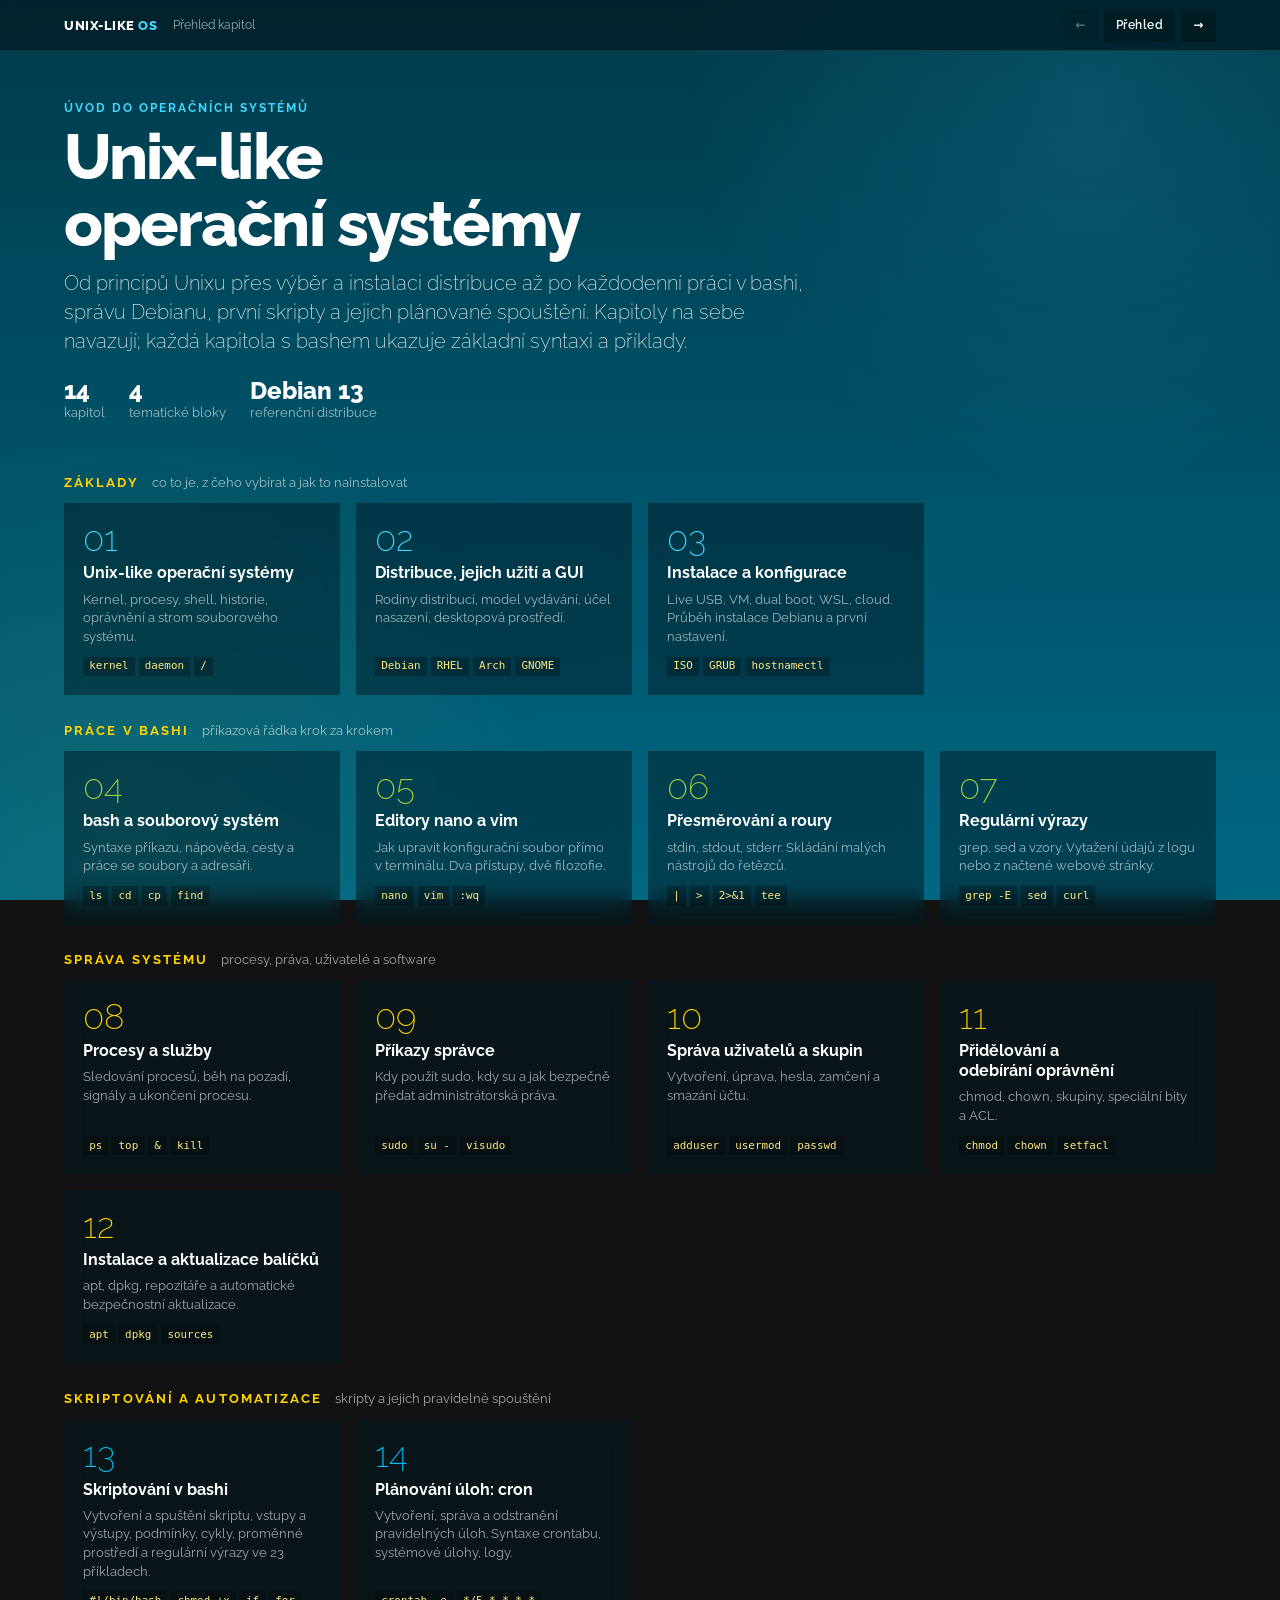
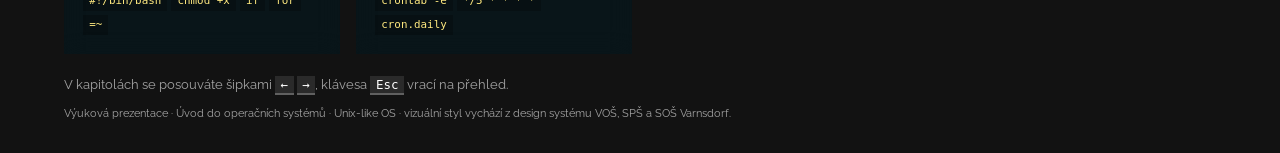
<file: index.html>
<!doctype html>
<html lang="cs">
<head>
<meta charset="utf-8">
<meta name="viewport" content="width=device-width,initial-scale=1,viewport-fit=cover">
<title>Unix-like operační systémy</title>
<link rel="preconnect" href="https://fonts.googleapis.com">
<link rel="preconnect" href="https://fonts.gstatic.com" crossorigin>
<link href="https://fonts.googleapis.com/css2?family=Raleway:wght@200;400;600;700;800&display=swap" rel="stylesheet">
<link rel="stylesheet" href="css/style.css">
</head>
<body data-chapter="0">

<div class="bar"><div class="bar-in">
  <a class="brand" href="index.html">Unix-like <span>OS</span></a>
  <div class="bar-ch" id="barTitle">Přehled kapitol</div>
  <div class="bar-nav">
    <a class="btn" id="barPrev" href="index.html" aria-label="Předchozí kapitola">←</a>
    <a class="btn" href="index.html">Přehled</a>
    <a class="btn" id="barNext" href="kapitoly/01-unix-like-os.html" aria-label="Další kapitola">→</a>
  </div>
</div></div>

<!-- Přehled kapitol. Nová kapitola: soubor v kapitoly/, záznam v js/app.js (KAPITOLY) a dlaždice níže. -->
<main class="wrap">
  <header class="hero">
    <div class="kicker">Úvod do operačních systémů</div>
    <h1>Unix-like<br>operační systémy</h1>
    <p class="lead">Od principů Unixu přes výběr a instalaci distribuce až po každodenní práci v bashi, správu Debianu, první skripty a jejich plánované spouštění. Kapitoly na sebe navazují; každá kapitola s bashem ukazuje základní syntaxi a příklady.</p>
    <div class="dash-meta">
      <div><b id="pocetKapitol">14</b>kapitol</div>
      <div><b>4</b>tematické bloky</div>
      <div><b>Debian 13</b>referenční distribuce</div>
    </div>
  </header>

  <div class="part p1">
    <div class="part-h"><h2>Základy</h2><span>co to je, z čeho vybírat a jak to nainstalovat</span></div>
    <div class="tiles">
      <a class="tile" href="kapitoly/01-unix-like-os.html"><span class="n">01</span><span class="t">Unix-like operační systémy</span><span class="d">Kernel, procesy, shell, historie, oprávnění a strom souborového systému.</span><span class="k"><span>kernel</span><span>daemon</span><span>/</span></span></a>
      <a class="tile" href="kapitoly/02-distribuce-a-gui.html"><span class="n">02</span><span class="t">Distribuce, jejich užití a GUI</span><span class="d">Rodiny distribucí, model vydávání, účel nasazení, desktopová prostředí.</span><span class="k"><span>Debian</span><span>RHEL</span><span>Arch</span><span>GNOME</span></span></a>
      <a class="tile" href="kapitoly/03-instalace-a-konfigurace.html"><span class="n">03</span><span class="t">Instalace a konfigurace</span><span class="d">Live USB, VM, dual boot, WSL, cloud. Průběh instalace Debianu a první nastavení.</span><span class="k"><span>ISO</span><span>GRUB</span><span>hostnamectl</span></span></a>
    </div>
  </div>

  <div class="part p2">
    <div class="part-h"><h2>Práce v bashi</h2><span>příkazová řádka krok za krokem</span></div>
    <div class="tiles">
      <a class="tile" href="kapitoly/04-bash-a-souborovy-system.html"><span class="n">04</span><span class="t">bash a souborový systém</span><span class="d">Syntaxe příkazu, nápověda, cesty a práce se soubory a adresáři.</span><span class="k"><span>ls</span><span>cd</span><span>cp</span><span>find</span></span></a>
      <a class="tile" href="kapitoly/05-editory-nano-a-vim.html"><span class="n">05</span><span class="t">Editory nano a vim</span><span class="d">Jak upravit konfigurační soubor přímo v terminálu. Dva přístupy, dvě filozofie.</span><span class="k"><span>nano</span><span>vim</span><span>:wq</span></span></a>
      <a class="tile" href="kapitoly/06-presmerovani-a-roury.html"><span class="n">06</span><span class="t">Přesměrování a roury</span><span class="d">stdin, stdout, stderr. Skládání malých nástrojů do řetězců.</span><span class="k"><span>|</span><span>&gt;</span><span>2&gt;&amp;1</span><span>tee</span></span></a>
      <a class="tile" href="kapitoly/07-regularni-vyrazy.html"><span class="n">07</span><span class="t">Regulární výrazy</span><span class="d">grep, sed a vzory. Vytažení údajů z logu nebo z načtené webové stránky.</span><span class="k"><span>grep -E</span><span>sed</span><span>curl</span></span></a>
    </div>
  </div>

  <div class="part p3">
    <div class="part-h"><h2>Správa systému</h2><span>procesy, práva, uživatelé a software</span></div>
    <div class="tiles">
      <a class="tile" href="kapitoly/08-procesy-a-sluzby.html"><span class="n">08</span><span class="t">Procesy a služby</span><span class="d">Sledování procesů, běh na pozadí, signály a ukončení procesu.</span><span class="k"><span>ps</span><span>top</span><span>&amp;</span><span>kill</span></span></a>
      <a class="tile" href="kapitoly/09-prikazy-spravce.html"><span class="n">09</span><span class="t">Příkazy správce</span><span class="d">Kdy použít sudo, kdy su a jak bezpečně předat administrátorská práva.</span><span class="k"><span>sudo</span><span>su -</span><span>visudo</span></span></a>
      <a class="tile" href="kapitoly/10-uzivatele-a-skupiny.html"><span class="n">10</span><span class="t">Správa uživatelů a skupin</span><span class="d">Vytvoření, úprava, hesla, zamčení a smazání účtu.</span><span class="k"><span>adduser</span><span>usermod</span><span>passwd</span></span></a>
      <a class="tile" href="kapitoly/11-opravneni.html"><span class="n">11</span><span class="t">Přidělování a odebírání oprávnění</span><span class="d">chmod, chown, skupiny, speciální bity a ACL.</span><span class="k"><span>chmod</span><span>chown</span><span>setfacl</span></span></a>
      <a class="tile" href="kapitoly/12-balicky.html"><span class="n">12</span><span class="t">Instalace a aktualizace balíčků</span><span class="d">apt, dpkg, repozitáře a automatické bezpečnostní aktualizace.</span><span class="k"><span>apt</span><span>dpkg</span><span>sources</span></span></a>
    </div>
  </div>
  <div class="part p4">
    <div class="part-h"><h2>Skriptování a automatizace</h2><span>skripty a jejich pravidelné spouštění</span></div>
    <div class="tiles">
      <a class="tile" href="kapitoly/13-skriptovani.html"><span class="n">13</span><span class="t">Skriptování v bashi</span><span class="d">Vytvoření a spuštění skriptu, vstupy a výstupy, podmínky, cykly, proměnné prostředí a regulární výrazy ve 23 příkladech.</span><span class="k"><span>#!/bin/bash</span><span>chmod +x</span><span>if</span><span>for</span><span>=~</span></span></a>
      <a class="tile" href="kapitoly/14-cron.html"><span class="n">14</span><span class="t">Plánování úloh: cron</span><span class="d">Vytvoření, správa a odstranění pravidelných úloh. Syntaxe crontabu, systémové úlohy, logy.</span><span class="k"><span>crontab -e</span><span>*/5 * * * *</span><span>cron.daily</span></span></a>
    </div>
  </div>
  <p class="hint">V kapitolách se posouváte šipkami <span class="kbd">←</span> <span class="kbd">→</span>, klávesa <span class="kbd">Esc</span> vrací na přehled.</p>
</main>

<footer>Výuková prezentace · Úvod do operačních systémů · Unix-like OS · vizuální styl vychází z design systému VOŠ, SPŠ a SOŠ Varnsdorf.</footer>

<script src="js/app.js"></script>
</body>
</html>
</file>
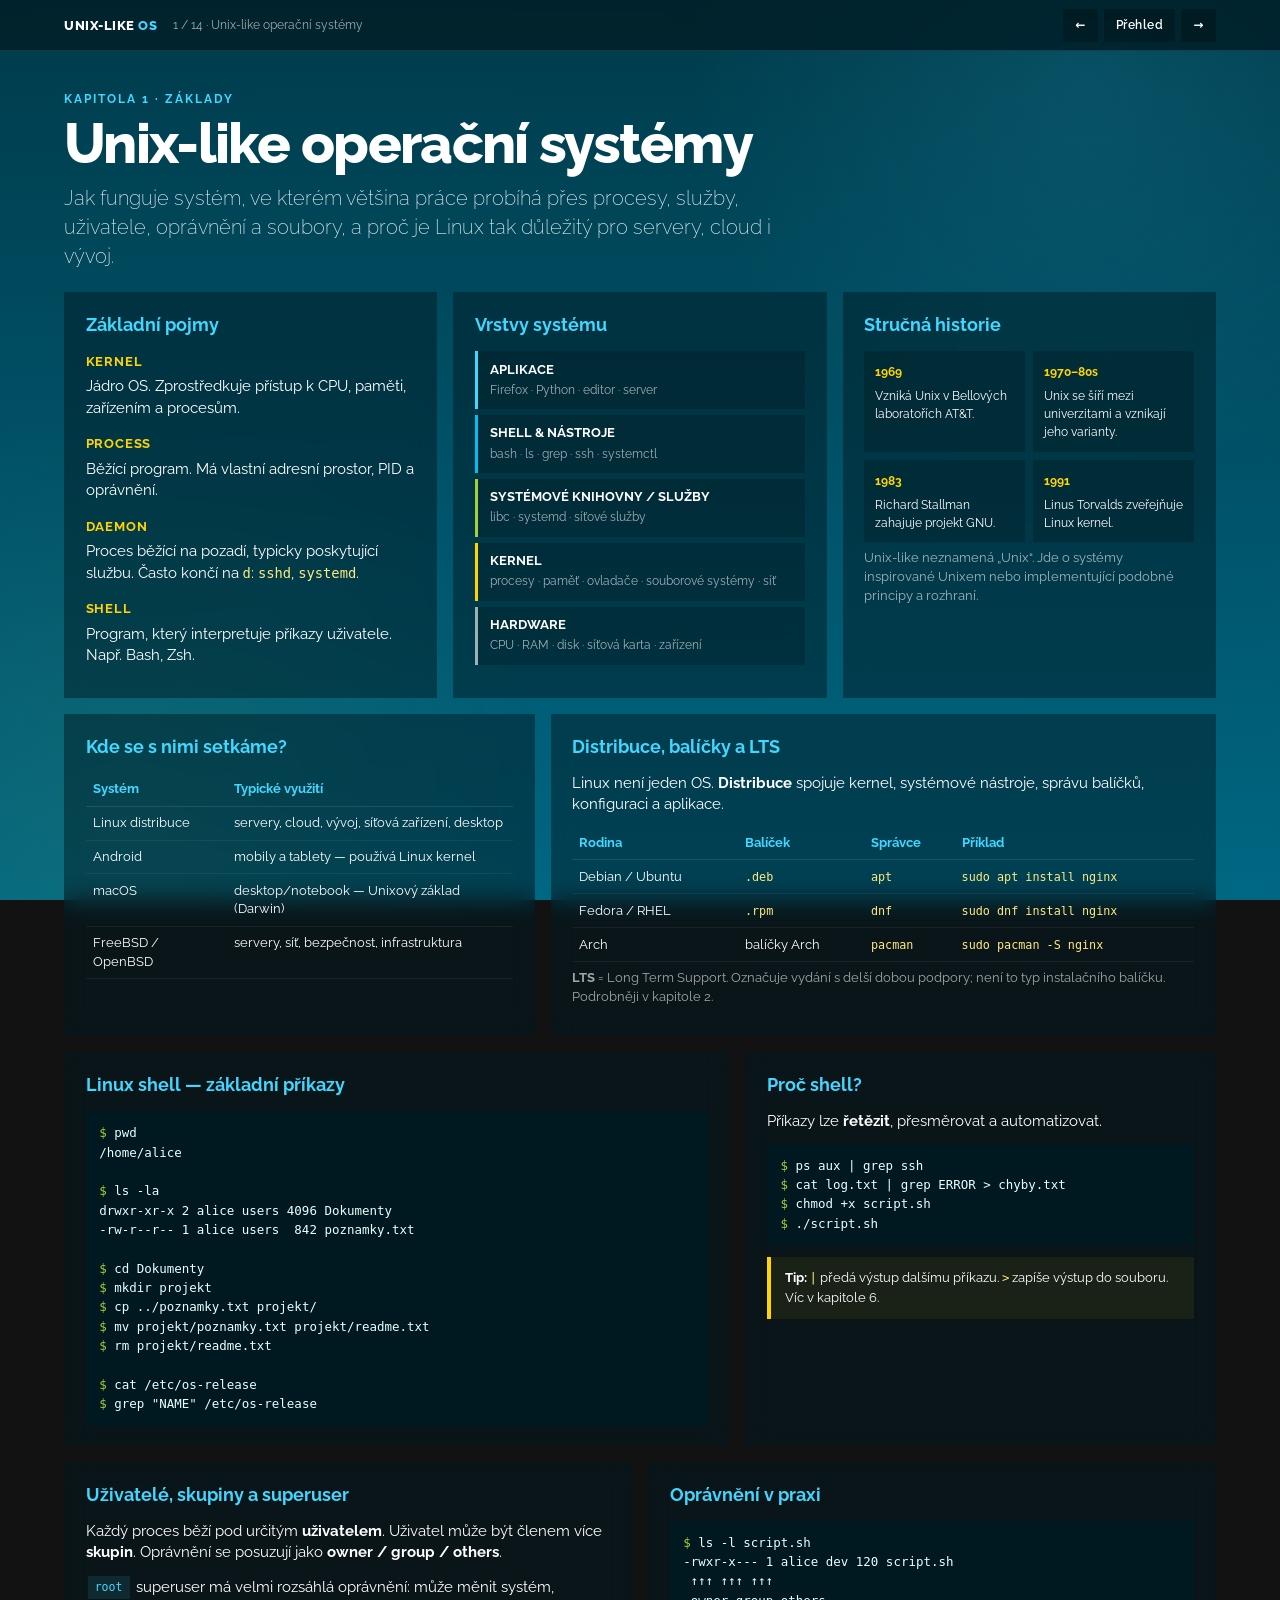
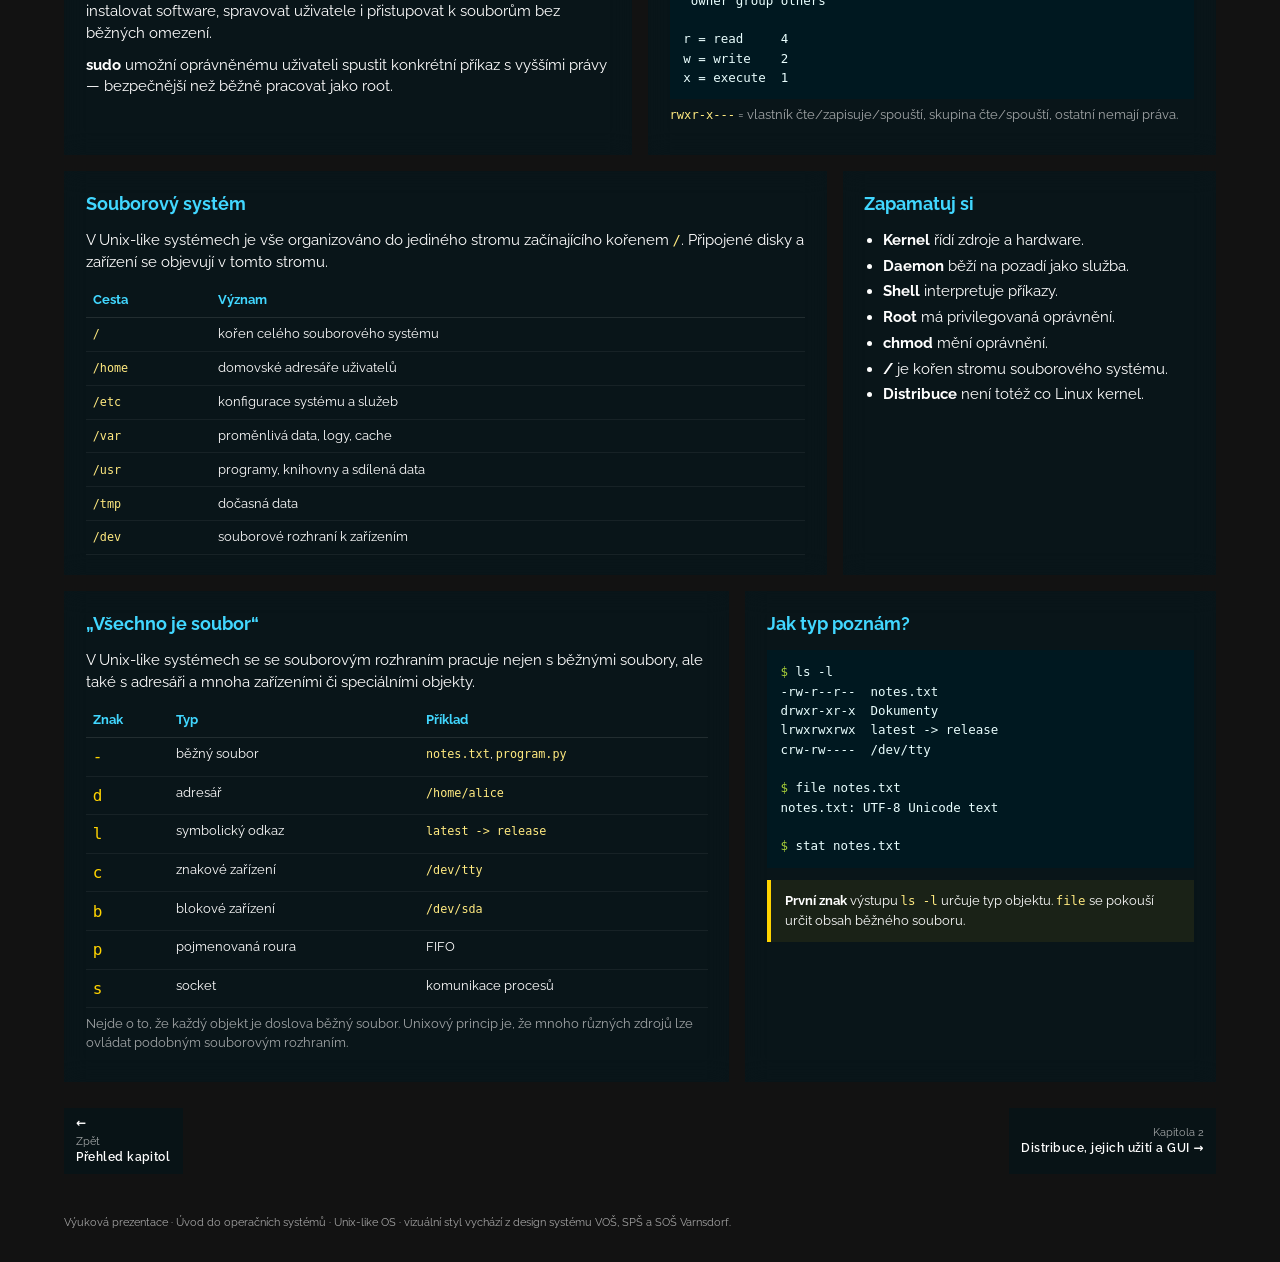
<file: kapitoly/01-unix-like-os.html>
<!doctype html>
<html lang="cs">
<head>
<meta charset="utf-8">
<meta name="viewport" content="width=device-width,initial-scale=1,viewport-fit=cover">
<title>Unix-like operační systémy · Unix-like operační systémy</title>
<link rel="preconnect" href="https://fonts.googleapis.com">
<link rel="preconnect" href="https://fonts.gstatic.com" crossorigin>
<link href="https://fonts.googleapis.com/css2?family=Raleway:wght@200;400;600;700;800&display=swap" rel="stylesheet">
<link rel="stylesheet" href="../css/style.css">
</head>
<body data-chapter="1">

<div class="bar"><div class="bar-in">
  <a class="brand" href="../index.html">Unix-like <span>OS</span></a>
  <div class="bar-ch" id="barTitle">1 · Unix-like operační systémy</div>
  <div class="bar-nav">
    <a class="btn" id="barPrev" href="../index.html" aria-label="Předchozí kapitola">←</a>
    <a class="btn" href="../index.html">Přehled</a>
    <a class="btn" id="barNext" href="02-distribuce-a-gui.html" aria-label="Další kapitola">→</a>
  </div>
</div></div>

<main class="wrap chapter">
<header class="ch-head">
  <div class="kicker">Kapitola 1 · Základy</div>
  <h1>Unix-like operační systémy</h1>
  <p class="lead">Jak funguje systém, ve kterém většina práce probíhá přes procesy, služby, uživatele, oprávnění a soubory, a proč je Linux tak důležitý pro servery, cloud i vývoj.</p>
</header>
<div class="grid">
  <article class="card c4"><h2>Základní pojmy</h2>
    <h3>Kernel</h3><p>Jádro OS. Zprostředkuje přístup k CPU, paměti, zařízením a procesům.</p>
    <h3>Process</h3><p>Běžící program. Má vlastní adresní prostor, PID a oprávnění.</p>
    <h3>Daemon</h3><p>Proces běžící na pozadí, typicky poskytující službu. Často končí na <code>d</code>: <code>sshd</code>, <code>systemd</code>.</p>
    <h3>Shell</h3><p>Program, který interpretuje příkazy uživatele. Např. Bash, Zsh.</p>
  </article>
  <article class="card c4"><h2>Vrstvy systému</h2>
    <div class="arch">
      <div class="layer"><b>APLIKACE</b><span>Firefox · Python · editor · server</span></div>
      <div class="layer"><b>SHELL &amp; NÁSTROJE</b><span>bash · ls · grep · ssh · systemctl</span></div>
      <div class="layer"><b>SYSTÉMOVÉ KNIHOVNY / SLUŽBY</b><span>libc · systemd · síťové služby</span></div>
      <div class="layer"><b>KERNEL</b><span>procesy · paměť · ovladače · souborové systémy · síť</span></div>
      <div class="layer"><b>HARDWARE</b><span>CPU · RAM · disk · síťová karta · zařízení</span></div>
    </div>
  </article>
  <article class="card c4"><h2>Stručná historie</h2>
    <div class="timeline">
      <div class="time"><b>1969</b><div>Vzniká Unix v Bellových laboratořích AT&amp;T.</div></div>
      <div class="time"><b>1970–80s</b><div>Unix se šíří mezi univerzitami a vznikají jeho varianty.</div></div>
      <div class="time"><b>1983</b><div>Richard Stallman zahajuje projekt GNU.</div></div>
      <div class="time"><b>1991</b><div>Linus Torvalds zveřejňuje Linux kernel.</div></div>
    </div>
    <p class="muted">Unix-like neznamená „Unix“. Jde o systémy inspirované Unixem nebo implementující podobné principy a rozhraní.</p>
  </article>

  <article class="card c5"><h2>Kde se s nimi setkáme?</h2>
    <div class="tbl"><table>
      <tr><th>Systém</th><th>Typické využití</th></tr>
      <tr><td>Linux distribuce</td><td>servery, cloud, vývoj, síťová zařízení, desktop</td></tr>
      <tr><td>Android</td><td>mobily a tablety — používá Linux kernel</td></tr>
      <tr><td>macOS</td><td>desktop/notebook — Unixový základ (Darwin)</td></tr>
      <tr><td>FreeBSD / OpenBSD</td><td>servery, síť, bezpečnost, infrastruktura</td></tr>
    </table></div>
  </article>
  <article class="card c7"><h2>Distribuce, balíčky a LTS</h2>
    <p>Linux není jeden OS. <b>Distribuce</b> spojuje kernel, systémové nástroje, správu balíčků, konfiguraci a aplikace.</p>
    <div class="tbl"><table>
      <tr><th>Rodina</th><th>Balíček</th><th>Správce</th><th>Příklad</th></tr>
      <tr><td>Debian / Ubuntu</td><td><code>.deb</code></td><td><code>apt</code></td><td><code>sudo apt install nginx</code></td></tr>
      <tr><td>Fedora / RHEL</td><td><code>.rpm</code></td><td><code>dnf</code></td><td><code>sudo dnf install nginx</code></td></tr>
      <tr><td>Arch</td><td>balíčky Arch</td><td><code>pacman</code></td><td><code>sudo pacman -S nginx</code></td></tr>
    </table></div>
    <p class="muted"><b>LTS</b> = Long Term Support. Označuje vydání s delší dobou podpory; není to typ instalačního balíčku. Podrobněji v kapitole 2.</p>
  </article>

  <article class="card c7"><h2>Linux shell — základní příkazy</h2>
<pre>$ pwd
/home/alice

$ ls -la
drwxr-xr-x 2 alice users 4096 Dokumenty
-rw-r--r-- 1 alice users  842 poznamky.txt

$ cd Dokumenty
$ mkdir projekt
$ cp ../poznamky.txt projekt/
$ mv projekt/poznamky.txt projekt/readme.txt
$ rm projekt/readme.txt

$ cat /etc/os-release
$ grep "NAME" /etc/os-release</pre>
  </article>
  <article class="card c5"><h2>Proč shell?</h2>
    <p>Příkazy lze <b>řetězit</b>, přesměrovat a automatizovat.</p>
<pre>$ ps aux | grep ssh
$ cat log.txt | grep ERROR &gt; chyby.txt
$ chmod +x script.sh
$ ./script.sh</pre>
    <div class="callout"><b>Tip:</b> <code>|</code> předá výstup dalšímu příkazu. <code>&gt;</code> zapíše výstup do souboru. Víc v kapitole 6.</div>
  </article>

  <article class="card c6"><h2>Uživatelé, skupiny a superuser</h2>
    <p>Každý proces běží pod určitým <b>uživatelem</b>. Uživatel může být členem více <b>skupin</b>. Oprávnění se posuzují jako <b>owner / group / others</b>.</p>
    <p><span class="tag">root</span> superuser má velmi rozsáhlá oprávnění: může měnit systém, instalovat software, spravovat uživatele i přistupovat k souborům bez běžných omezení.</p>
    <p><b>sudo</b> umožní oprávněnému uživateli spustit konkrétní příkaz s vyššími právy — bezpečnější než běžně pracovat jako root.</p>
  </article>
  <article class="card c6"><h2>Oprávnění v praxi</h2>
<pre>$ ls -l script.sh
-rwxr-x--- 1 alice dev 120 script.sh
 ↑↑↑ ↑↑↑ ↑↑↑
 owner group others

r = read     4
w = write    2
x = execute  1</pre>
    <p class="muted"><code>rwxr-x---</code> = vlastník čte/zapisuje/spouští, skupina čte/spouští, ostatní nemají práva.</p>
  </article>

  <article class="card c8"><h2>Souborový systém</h2>
    <p>V Unix-like systémech je vše organizováno do jediného stromu začínajícího kořenem <code>/</code>. Připojené disky a zařízení se objevují v tomto stromu.</p>
    <div class="tbl"><table>
      <tr><th>Cesta</th><th>Význam</th></tr>
      <tr><td><code>/</code></td><td>kořen celého souborového systému</td></tr>
      <tr><td><code>/home</code></td><td>domovské adresáře uživatelů</td></tr>
      <tr><td><code>/etc</code></td><td>konfigurace systému a služeb</td></tr>
      <tr><td><code>/var</code></td><td>proměnlivá data, logy, cache</td></tr>
      <tr><td><code>/usr</code></td><td>programy, knihovny a sdílená data</td></tr>
      <tr><td><code>/tmp</code></td><td>dočasná data</td></tr>
      <tr><td><code>/dev</code></td><td>souborové rozhraní k zařízením</td></tr>
    </table></div>
  </article>
  <article class="card c4"><h2>Zapamatuj si</h2>
    <ul>
      <li><b>Kernel</b> řídí zdroje a hardware.</li>
      <li><b>Daemon</b> běží na pozadí jako služba.</li>
      <li><b>Shell</b> interpretuje příkazy.</li>
      <li><b>Root</b> má privilegovaná oprávnění.</li>
      <li><b>chmod</b> mění oprávnění.</li>
      <li><b>/</b> je kořen stromu souborového systému.</li>
      <li><b>Distribuce</b> není totéž co Linux kernel.</li>
    </ul>
  </article>

  <article class="card c7"><h2>„Všechno je soubor“</h2>
    <p>V Unix-like systémech se se souborovým rozhraním pracuje nejen s běžnými soubory, ale také s adresáři a mnoha zařízeními či speciálními objekty.</p>
    <div class="tbl"><table>
      <tr><th>Znak</th><th>Typ</th><th>Příklad</th></tr>
      <tr><td class="perms">-</td><td>běžný soubor</td><td><code>notes.txt</code>, <code>program.py</code></td></tr>
      <tr><td class="perms">d</td><td>adresář</td><td><code>/home/alice</code></td></tr>
      <tr><td class="perms">l</td><td>symbolický odkaz</td><td><code>latest -&gt; release</code></td></tr>
      <tr><td class="perms">c</td><td>znakové zařízení</td><td><code>/dev/tty</code></td></tr>
      <tr><td class="perms">b</td><td>blokové zařízení</td><td><code>/dev/sda</code></td></tr>
      <tr><td class="perms">p</td><td>pojmenovaná roura</td><td>FIFO</td></tr>
      <tr><td class="perms">s</td><td>socket</td><td>komunikace procesů</td></tr>
    </table></div>
    <p class="muted">Nejde o to, že každý objekt je doslova běžný soubor. Unixový princip je, že mnoho různých zdrojů lze ovládat podobným souborovým rozhraním.</p>
  </article>
  <article class="card c5"><h2>Jak typ poznám?</h2>
<pre>$ ls -l
-rw-r--r--  notes.txt
drwxr-xr-x  Dokumenty
lrwxrwxrwx  latest -&gt; release
crw-rw----  /dev/tty

$ file notes.txt
notes.txt: UTF-8 Unicode text

$ stat notes.txt</pre>
    <div class="callout"><b>První znak</b> výstupu <code>ls -l</code> určuje typ objektu. <code>file</code> se pokouší určit obsah běžného souboru.</div>
  </article>
</div>
</main>


<div class="wrap"><nav class="pager" id="pager"></nav></div>
<footer>Výuková prezentace · Úvod do operačních systémů · Unix-like OS · vizuální styl vychází z design systému VOŠ, SPŠ a SOŠ Varnsdorf.</footer>

<script src="../js/app.js"></script>
</body>
</html>
</file>
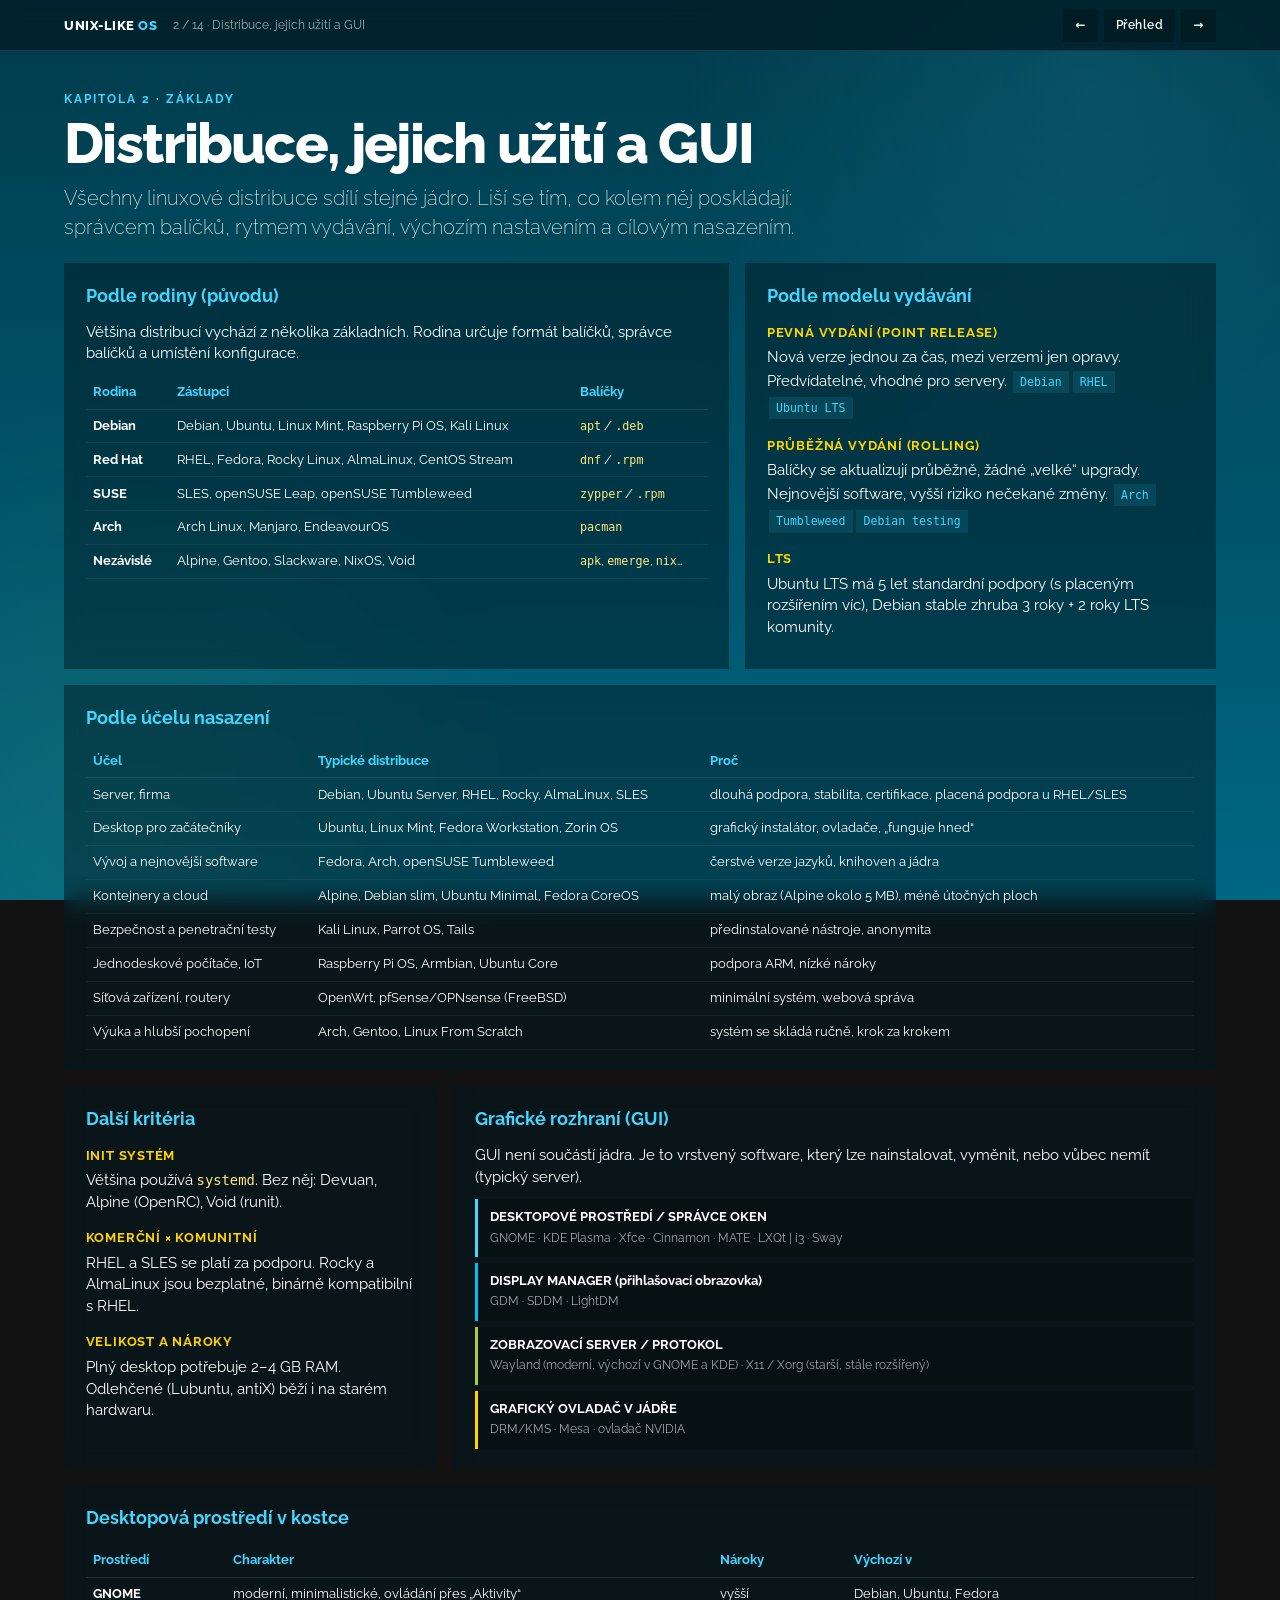
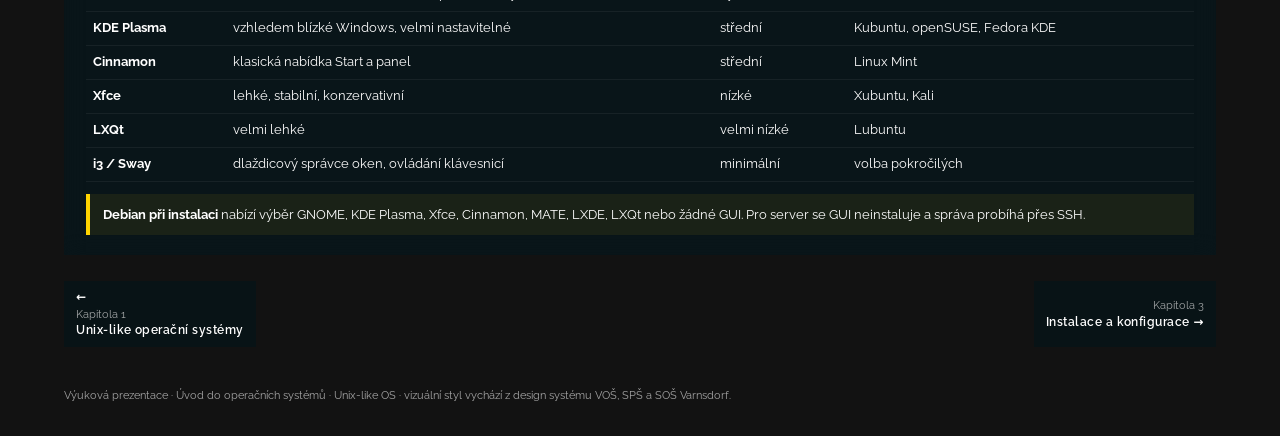
<file: kapitoly/02-distribuce-a-gui.html>
<!doctype html>
<html lang="cs">
<head>
<meta charset="utf-8">
<meta name="viewport" content="width=device-width,initial-scale=1,viewport-fit=cover">
<title>Distribuce, jejich užití a GUI · Unix-like operační systémy</title>
<link rel="preconnect" href="https://fonts.googleapis.com">
<link rel="preconnect" href="https://fonts.gstatic.com" crossorigin>
<link href="https://fonts.googleapis.com/css2?family=Raleway:wght@200;400;600;700;800&display=swap" rel="stylesheet">
<link rel="stylesheet" href="../css/style.css">
</head>
<body data-chapter="2">

<div class="bar"><div class="bar-in">
  <a class="brand" href="../index.html">Unix-like <span>OS</span></a>
  <div class="bar-ch" id="barTitle">2 · Distribuce, jejich užití a GUI</div>
  <div class="bar-nav">
    <a class="btn" id="barPrev" href="../index.html" aria-label="Předchozí kapitola">←</a>
    <a class="btn" href="../index.html">Přehled</a>
    <a class="btn" id="barNext" href="03-instalace-a-konfigurace.html" aria-label="Další kapitola">→</a>
  </div>
</div></div>

<main class="wrap chapter">
<header class="ch-head">
  <div class="kicker">Kapitola 2 · Základy</div>
  <h1>Distribuce, jejich užití a GUI</h1>
  <p class="lead">Všechny linuxové distribuce sdílí stejné jádro. Liší se tím, co kolem něj poskládají: správcem balíčků, rytmem vydávání, výchozím nastavením a cílovým nasazením.</p>
</header>
<div class="grid">
  <article class="card c7"><h2>Podle rodiny (původu)</h2>
    <p>Většina distribucí vychází z několika základních. Rodina určuje formát balíčků, správce balíčků a umístění konfigurace.</p>
    <div class="tbl"><table>
      <tr><th>Rodina</th><th>Zástupci</th><th>Balíčky</th></tr>
      <tr><td><b>Debian</b></td><td>Debian, Ubuntu, Linux Mint, Raspberry Pi OS, Kali Linux</td><td><code>apt</code> / <code>.deb</code></td></tr>
      <tr><td><b>Red Hat</b></td><td>RHEL, Fedora, Rocky Linux, AlmaLinux, CentOS Stream</td><td><code>dnf</code> / <code>.rpm</code></td></tr>
      <tr><td><b>SUSE</b></td><td>SLES, openSUSE Leap, openSUSE Tumbleweed</td><td><code>zypper</code> / <code>.rpm</code></td></tr>
      <tr><td><b>Arch</b></td><td>Arch Linux, Manjaro, EndeavourOS</td><td><code>pacman</code></td></tr>
      <tr><td><b>Nezávislé</b></td><td>Alpine, Gentoo, Slackware, NixOS, Void</td><td><code>apk</code>, <code>emerge</code>, <code>nix</code>…</td></tr>
    </table></div>
  </article>
  <article class="card c5"><h2>Podle modelu vydávání</h2>
    <h3>Pevná vydání (point release)</h3>
    <p>Nová verze jednou za čas, mezi verzemi jen opravy. Předvídatelné, vhodné pro servery. <span class="tag">Debian</span><span class="tag">RHEL</span><span class="tag">Ubuntu LTS</span></p>
    <h3>Průběžná vydání (rolling)</h3>
    <p>Balíčky se aktualizují průběžně, žádné „velké“ upgrady. Nejnovější software, vyšší riziko nečekané změny. <span class="tag">Arch</span><span class="tag">Tumbleweed</span><span class="tag">Debian testing</span></p>
    <h3>LTS</h3>
    <p>Ubuntu LTS má 5 let standardní podpory (s placeným rozšířením víc), Debian stable zhruba 3 roky + 2 roky LTS komunity.</p>
  </article>

  <article class="card c12"><h2>Podle účelu nasazení</h2>
    <div class="tbl"><table>
      <tr><th>Účel</th><th>Typické distribuce</th><th>Proč</th></tr>
      <tr><td>Server, firma</td><td>Debian, Ubuntu Server, RHEL, Rocky, AlmaLinux, SLES</td><td>dlouhá podpora, stabilita, certifikace, placená podpora u RHEL/SLES</td></tr>
      <tr><td>Desktop pro začátečníky</td><td>Ubuntu, Linux Mint, Fedora Workstation, Zorin OS</td><td>grafický instalátor, ovladače, „funguje hned“</td></tr>
      <tr><td>Vývoj a nejnovější software</td><td>Fedora, Arch, openSUSE Tumbleweed</td><td>čerstvé verze jazyků, knihoven a jádra</td></tr>
      <tr><td>Kontejnery a cloud</td><td>Alpine, Debian slim, Ubuntu Minimal, Fedora CoreOS</td><td>malý obraz (Alpine okolo 5 MB), méně útočných ploch</td></tr>
      <tr><td>Bezpečnost a penetrační testy</td><td>Kali Linux, Parrot OS, Tails</td><td>předinstalované nástroje, anonymita</td></tr>
      <tr><td>Jednodeskové počítače, IoT</td><td>Raspberry Pi OS, Armbian, Ubuntu Core</td><td>podpora ARM, nízké nároky</td></tr>
      <tr><td>Síťová zařízení, routery</td><td>OpenWrt, pfSense/OPNsense (FreeBSD)</td><td>minimální systém, webová správa</td></tr>
      <tr><td>Výuka a hlubší pochopení</td><td>Arch, Gentoo, Linux From Scratch</td><td>systém se skládá ručně, krok za krokem</td></tr>
    </table></div>
  </article>

  <article class="card c4"><h2>Další kritéria</h2>
    <h3>Init systém</h3><p>Většina používá <code>systemd</code>. Bez něj: Devuan, Alpine (OpenRC), Void (runit).</p>
    <h3>Komerční × komunitní</h3><p>RHEL a SLES se platí za podporu. Rocky a AlmaLinux jsou bezplatné, binárně kompatibilní s RHEL.</p>
    <h3>Velikost a nároky</h3><p>Plný desktop potřebuje 2–4 GB RAM. Odlehčené (Lubuntu, antiX) běží i na starém hardwaru.</p>
  </article>
  <article class="card c8"><h2>Grafické rozhraní (GUI)</h2>
    <p>GUI není součástí jádra. Je to vrstvený software, který lze nainstalovat, vyměnit, nebo vůbec nemít (typický server).</p>
    <div class="arch">
      <div class="layer"><b>DESKTOPOVÉ PROSTŘEDÍ / SPRÁVCE OKEN</b><span>GNOME · KDE Plasma · Xfce · Cinnamon · MATE · LXQt  |  i3 · Sway</span></div>
      <div class="layer"><b>DISPLAY MANAGER (přihlašovací obrazovka)</b><span>GDM · SDDM · LightDM</span></div>
      <div class="layer"><b>ZOBRAZOVACÍ SERVER / PROTOKOL</b><span>Wayland (moderní, výchozí v GNOME a KDE) · X11 / Xorg (starší, stále rozšířený)</span></div>
      <div class="layer"><b>GRAFICKÝ OVLADAČ V JÁDŘE</b><span>DRM/KMS · Mesa · ovladač NVIDIA</span></div>
    </div>
  </article>
  <article class="card c12"><h2>Desktopová prostředí v kostce</h2>
    <div class="tbl"><table>
      <tr><th>Prostředí</th><th>Charakter</th><th>Nároky</th><th>Výchozí v</th></tr>
      <tr><td><b>GNOME</b></td><td>moderní, minimalistické, ovládání přes „Aktivity“</td><td>vyšší</td><td>Debian, Ubuntu, Fedora</td></tr>
      <tr><td><b>KDE Plasma</b></td><td>vzhledem blízké Windows, velmi nastavitelné</td><td>střední</td><td>Kubuntu, openSUSE, Fedora KDE</td></tr>
      <tr><td><b>Cinnamon</b></td><td>klasická nabídka Start a panel</td><td>střední</td><td>Linux Mint</td></tr>
      <tr><td><b>Xfce</b></td><td>lehké, stabilní, konzervativní</td><td>nízké</td><td>Xubuntu, Kali</td></tr>
      <tr><td><b>LXQt</b></td><td>velmi lehké</td><td>velmi nízké</td><td>Lubuntu</td></tr>
      <tr><td><b>i3 / Sway</b></td><td>dlaždicový správce oken, ovládání klávesnicí</td><td>minimální</td><td>volba pokročilých</td></tr>
    </table></div>
    <div class="callout"><b>Debian při instalaci</b> nabízí výběr GNOME, KDE Plasma, Xfce, Cinnamon, MATE, LXDE, LXQt nebo žádné GUI. Pro server se GUI neinstaluje a správa probíhá přes SSH.</div>
  </article>
</div>
</main>


<div class="wrap"><nav class="pager" id="pager"></nav></div>
<footer>Výuková prezentace · Úvod do operačních systémů · Unix-like OS · vizuální styl vychází z design systému VOŠ, SPŠ a SOŠ Varnsdorf.</footer>

<script src="../js/app.js"></script>
</body>
</html>
</file>
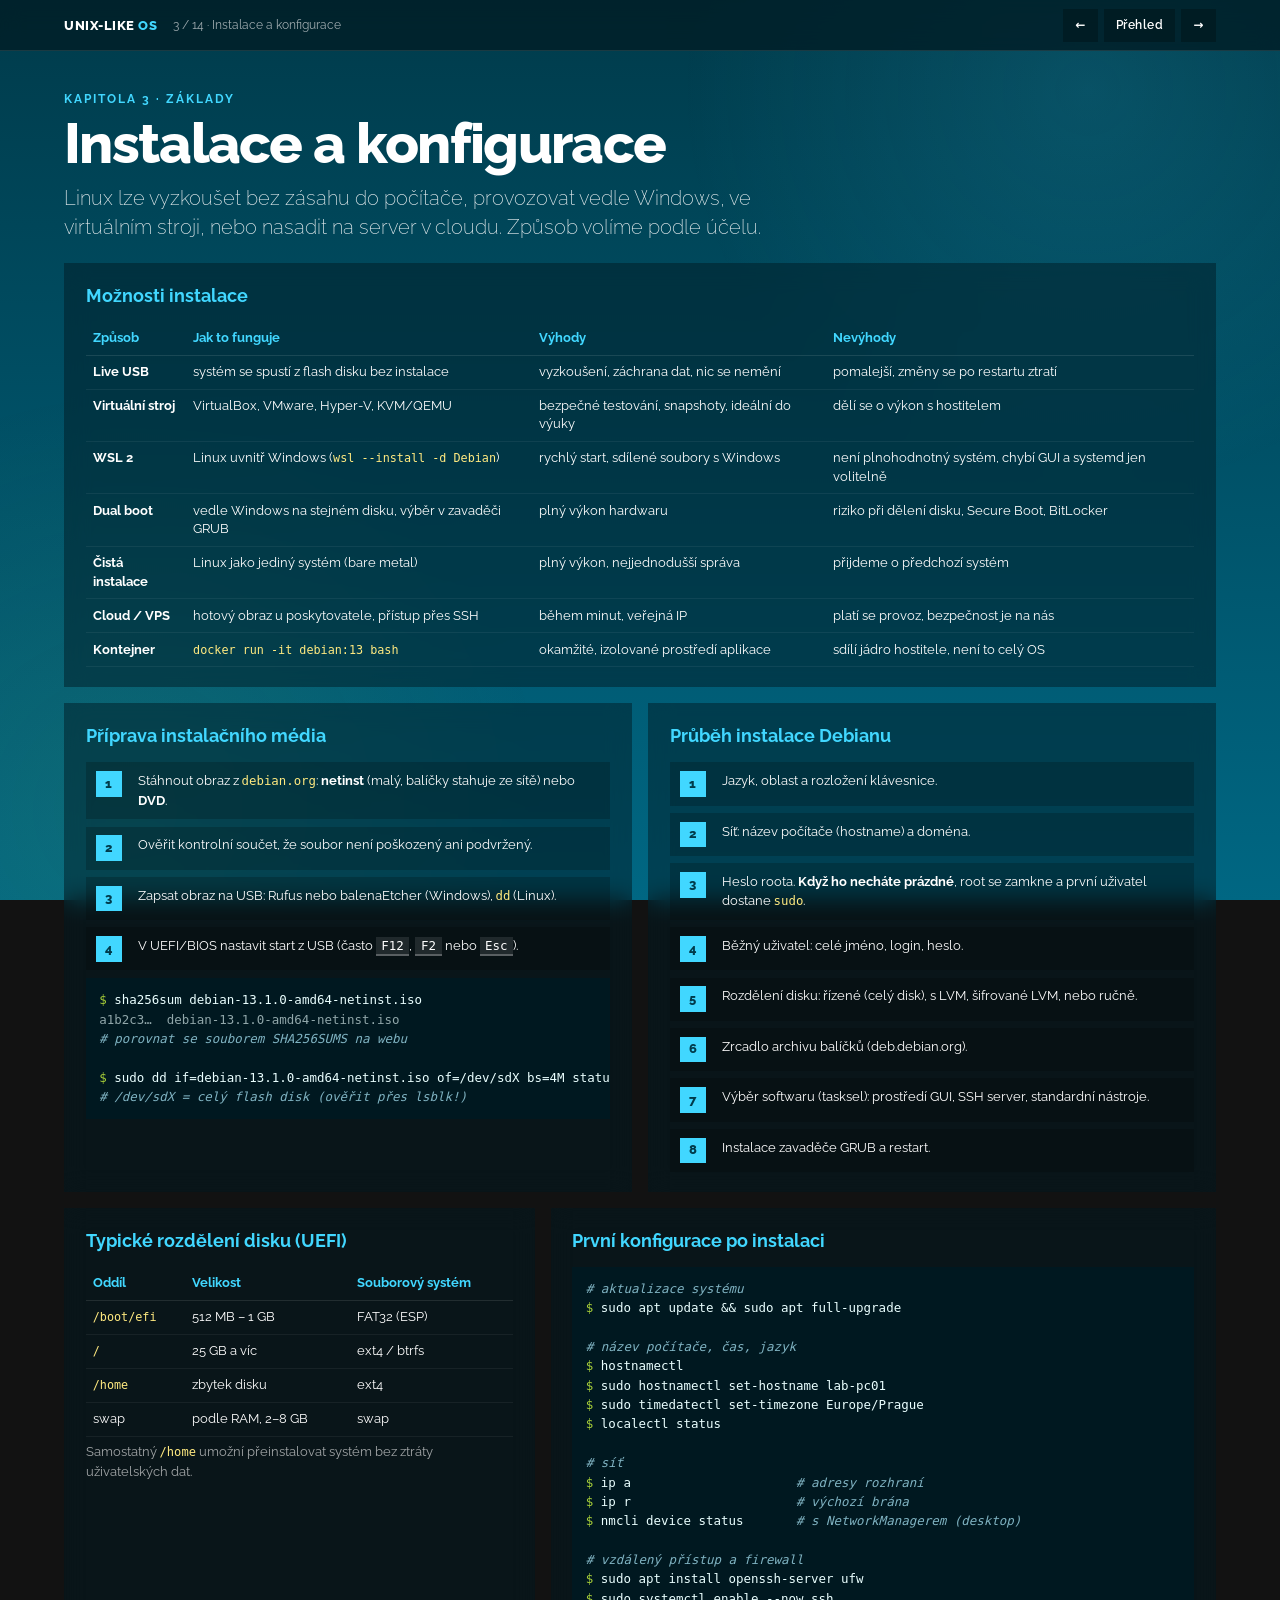
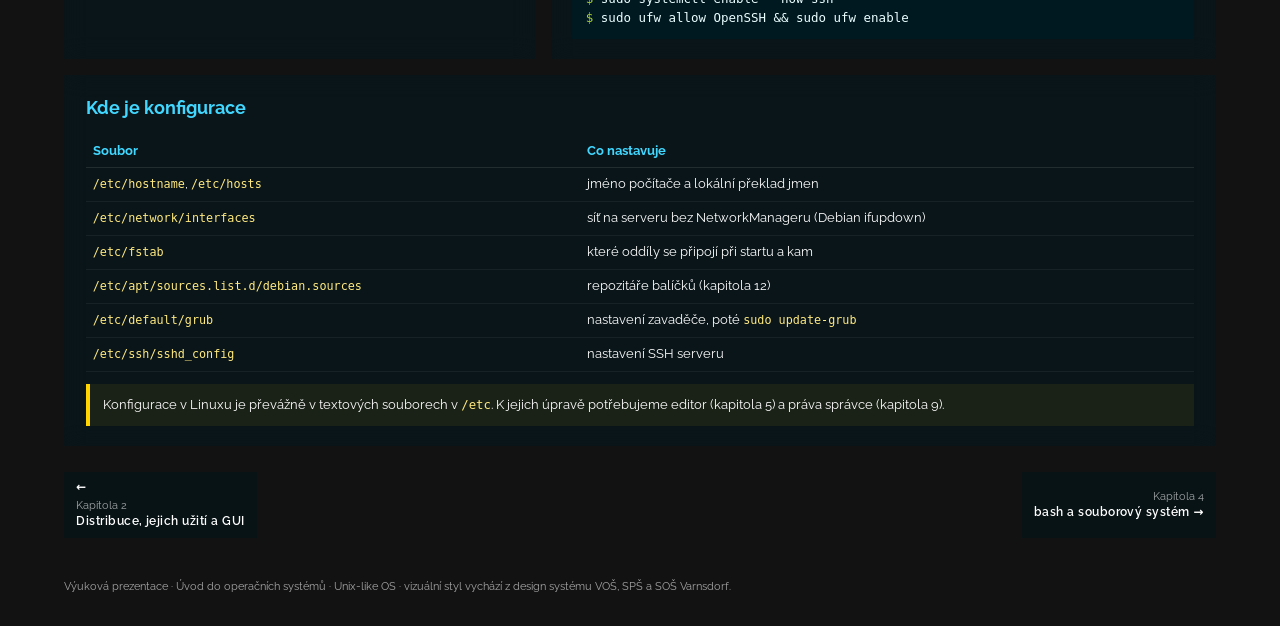
<file: kapitoly/03-instalace-a-konfigurace.html>
<!doctype html>
<html lang="cs">
<head>
<meta charset="utf-8">
<meta name="viewport" content="width=device-width,initial-scale=1,viewport-fit=cover">
<title>Instalace a konfigurace · Unix-like operační systémy</title>
<link rel="preconnect" href="https://fonts.googleapis.com">
<link rel="preconnect" href="https://fonts.gstatic.com" crossorigin>
<link href="https://fonts.googleapis.com/css2?family=Raleway:wght@200;400;600;700;800&display=swap" rel="stylesheet">
<link rel="stylesheet" href="../css/style.css">
</head>
<body data-chapter="3">

<div class="bar"><div class="bar-in">
  <a class="brand" href="../index.html">Unix-like <span>OS</span></a>
  <div class="bar-ch" id="barTitle">3 · Instalace a konfigurace</div>
  <div class="bar-nav">
    <a class="btn" id="barPrev" href="../index.html" aria-label="Předchozí kapitola">←</a>
    <a class="btn" href="../index.html">Přehled</a>
    <a class="btn" id="barNext" href="04-bash-a-souborovy-system.html" aria-label="Další kapitola">→</a>
  </div>
</div></div>

<main class="wrap chapter">
<header class="ch-head">
  <div class="kicker">Kapitola 3 · Základy</div>
  <h1>Instalace a konfigurace</h1>
  <p class="lead">Linux lze vyzkoušet bez zásahu do počítače, provozovat vedle Windows, ve virtuálním stroji, nebo nasadit na server v cloudu. Způsob volíme podle účelu.</p>
</header>
<div class="grid">
  <article class="card c12"><h2>Možnosti instalace</h2>
    <div class="tbl"><table>
      <tr><th>Způsob</th><th>Jak to funguje</th><th>Výhody</th><th>Nevýhody</th></tr>
      <tr><td><b>Live USB</b></td><td>systém se spustí z flash disku bez instalace</td><td>vyzkoušení, záchrana dat, nic se nemění</td><td>pomalejší, změny se po restartu ztratí</td></tr>
      <tr><td><b>Virtuální stroj</b></td><td>VirtualBox, VMware, Hyper-V, KVM/QEMU</td><td>bezpečné testování, snapshoty, ideální do výuky</td><td>dělí se o výkon s hostitelem</td></tr>
      <tr><td><b>WSL 2</b></td><td>Linux uvnitř Windows (<code>wsl --install -d Debian</code>)</td><td>rychlý start, sdílené soubory s Windows</td><td>není plnohodnotný systém, chybí GUI a systemd jen volitelně</td></tr>
      <tr><td><b>Dual boot</b></td><td>vedle Windows na stejném disku, výběr v zavaděči GRUB</td><td>plný výkon hardwaru</td><td>riziko při dělení disku, Secure Boot, BitLocker</td></tr>
      <tr><td><b>Čistá instalace</b></td><td>Linux jako jediný systém (bare metal)</td><td>plný výkon, nejjednodušší správa</td><td>přijdeme o předchozí systém</td></tr>
      <tr><td><b>Cloud / VPS</b></td><td>hotový obraz u poskytovatele, přístup přes SSH</td><td>během minut, veřejná IP</td><td>platí se provoz, bezpečnost je na nás</td></tr>
      <tr><td><b>Kontejner</b></td><td><code>docker run -it debian:13 bash</code></td><td>okamžité, izolované prostředí aplikace</td><td>sdílí jádro hostitele, není to celý OS</td></tr>
    </table></div>
  </article>

  <article class="card c6"><h2>Příprava instalačního média</h2>
    <ol class="steps">
      <li><span>Stáhnout obraz z <code>debian.org</code>: <b>netinst</b> (malý, balíčky stahuje ze sítě) nebo <b>DVD</b>.</span></li>
      <li><span>Ověřit kontrolní součet, že soubor není poškozený ani podvržený.</span></li>
      <li><span>Zapsat obraz na USB: Rufus nebo balenaEtcher (Windows), <code>dd</code> (Linux).</span></li>
      <li><span>V UEFI/BIOS nastavit start z USB (často <span class="kbd">F12</span>, <span class="kbd">F2</span> nebo <span class="kbd">Esc</span>).</span></li>
    </ol>
<pre>$ sha256sum debian-13.1.0-amd64-netinst.iso
<span class="out">a1b2c3…  debian-13.1.0-amd64-netinst.iso</span>
# porovnat se souborem SHA256SUMS na webu

$ sudo dd if=debian-13.1.0-amd64-netinst.iso of=/dev/sdX bs=4M status=progress oflag=sync
# /dev/sdX = celý flash disk (ověřit přes lsblk!)</pre>
  </article>
  <article class="card c6"><h2>Průběh instalace Debianu</h2>
    <ol class="steps">
      <li><span>Jazyk, oblast a rozložení klávesnice.</span></li>
      <li><span>Síť: název počítače (hostname) a doména.</span></li>
      <li><span>Heslo roota. <b>Když ho necháte prázdné</b>, root se zamkne a první uživatel dostane <code>sudo</code>.</span></li>
      <li><span>Běžný uživatel: celé jméno, login, heslo.</span></li>
      <li><span>Rozdělení disku: řízené (celý disk), s LVM, šifrované LVM, nebo ručně.</span></li>
      <li><span>Zrcadlo archivu balíčků (deb.debian.org).</span></li>
      <li><span>Výběr softwaru (tasksel): prostředí GUI, SSH server, standardní nástroje.</span></li>
      <li><span>Instalace zavaděče GRUB a restart.</span></li>
    </ol>
  </article>

  <article class="card c5"><h2>Typické rozdělení disku (UEFI)</h2>
    <div class="tbl"><table>
      <tr><th>Oddíl</th><th>Velikost</th><th>Souborový systém</th></tr>
      <tr><td><code>/boot/efi</code></td><td>512 MB – 1 GB</td><td>FAT32 (ESP)</td></tr>
      <tr><td><code>/</code></td><td>25 GB a víc</td><td>ext4 / btrfs</td></tr>
      <tr><td><code>/home</code></td><td>zbytek disku</td><td>ext4</td></tr>
      <tr><td>swap</td><td>podle RAM, 2–8 GB</td><td>swap</td></tr>
    </table></div>
    <p class="muted">Samostatný <code>/home</code> umožní přeinstalovat systém bez ztráty uživatelských dat.</p>
  </article>
  <article class="card c7"><h2>První konfigurace po instalaci</h2>
<pre># aktualizace systému
$ sudo apt update &amp;&amp; sudo apt full-upgrade

# název počítače, čas, jazyk
$ hostnamectl
$ sudo hostnamectl set-hostname lab-pc01
$ sudo timedatectl set-timezone Europe/Prague
$ localectl status

# síť
$ ip a                      <span class="cm"># adresy rozhraní</span>
$ ip r                      <span class="cm"># výchozí brána</span>
$ nmcli device status       <span class="cm"># s NetworkManagerem (desktop)</span>

# vzdálený přístup a firewall
$ sudo apt install openssh-server ufw
$ sudo systemctl enable --now ssh
$ sudo ufw allow OpenSSH &amp;&amp; sudo ufw enable</pre>
  </article>
  <article class="card c12"><h2>Kde je konfigurace</h2>
    <div class="tbl"><table>
      <tr><th>Soubor</th><th>Co nastavuje</th></tr>
      <tr><td><code>/etc/hostname</code>, <code>/etc/hosts</code></td><td>jméno počítače a lokální překlad jmen</td></tr>
      <tr><td><code>/etc/network/interfaces</code></td><td>síť na serveru bez NetworkManageru (Debian ifupdown)</td></tr>
      <tr><td><code>/etc/fstab</code></td><td>které oddíly se připojí při startu a kam</td></tr>
      <tr><td><code>/etc/apt/sources.list.d/debian.sources</code></td><td>repozitáře balíčků (kapitola 12)</td></tr>
      <tr><td><code>/etc/default/grub</code></td><td>nastavení zavaděče, poté <code>sudo update-grub</code></td></tr>
      <tr><td><code>/etc/ssh/sshd_config</code></td><td>nastavení SSH serveru</td></tr>
    </table></div>
    <div class="callout">Konfigurace v Linuxu je převážně v textových souborech v <code>/etc</code>. K jejich úpravě potřebujeme editor (kapitola 5) a práva správce (kapitola 9).</div>
  </article>
</div>
</main>


<div class="wrap"><nav class="pager" id="pager"></nav></div>
<footer>Výuková prezentace · Úvod do operačních systémů · Unix-like OS · vizuální styl vychází z design systému VOŠ, SPŠ a SOŠ Varnsdorf.</footer>

<script src="../js/app.js"></script>
</body>
</html>
</file>
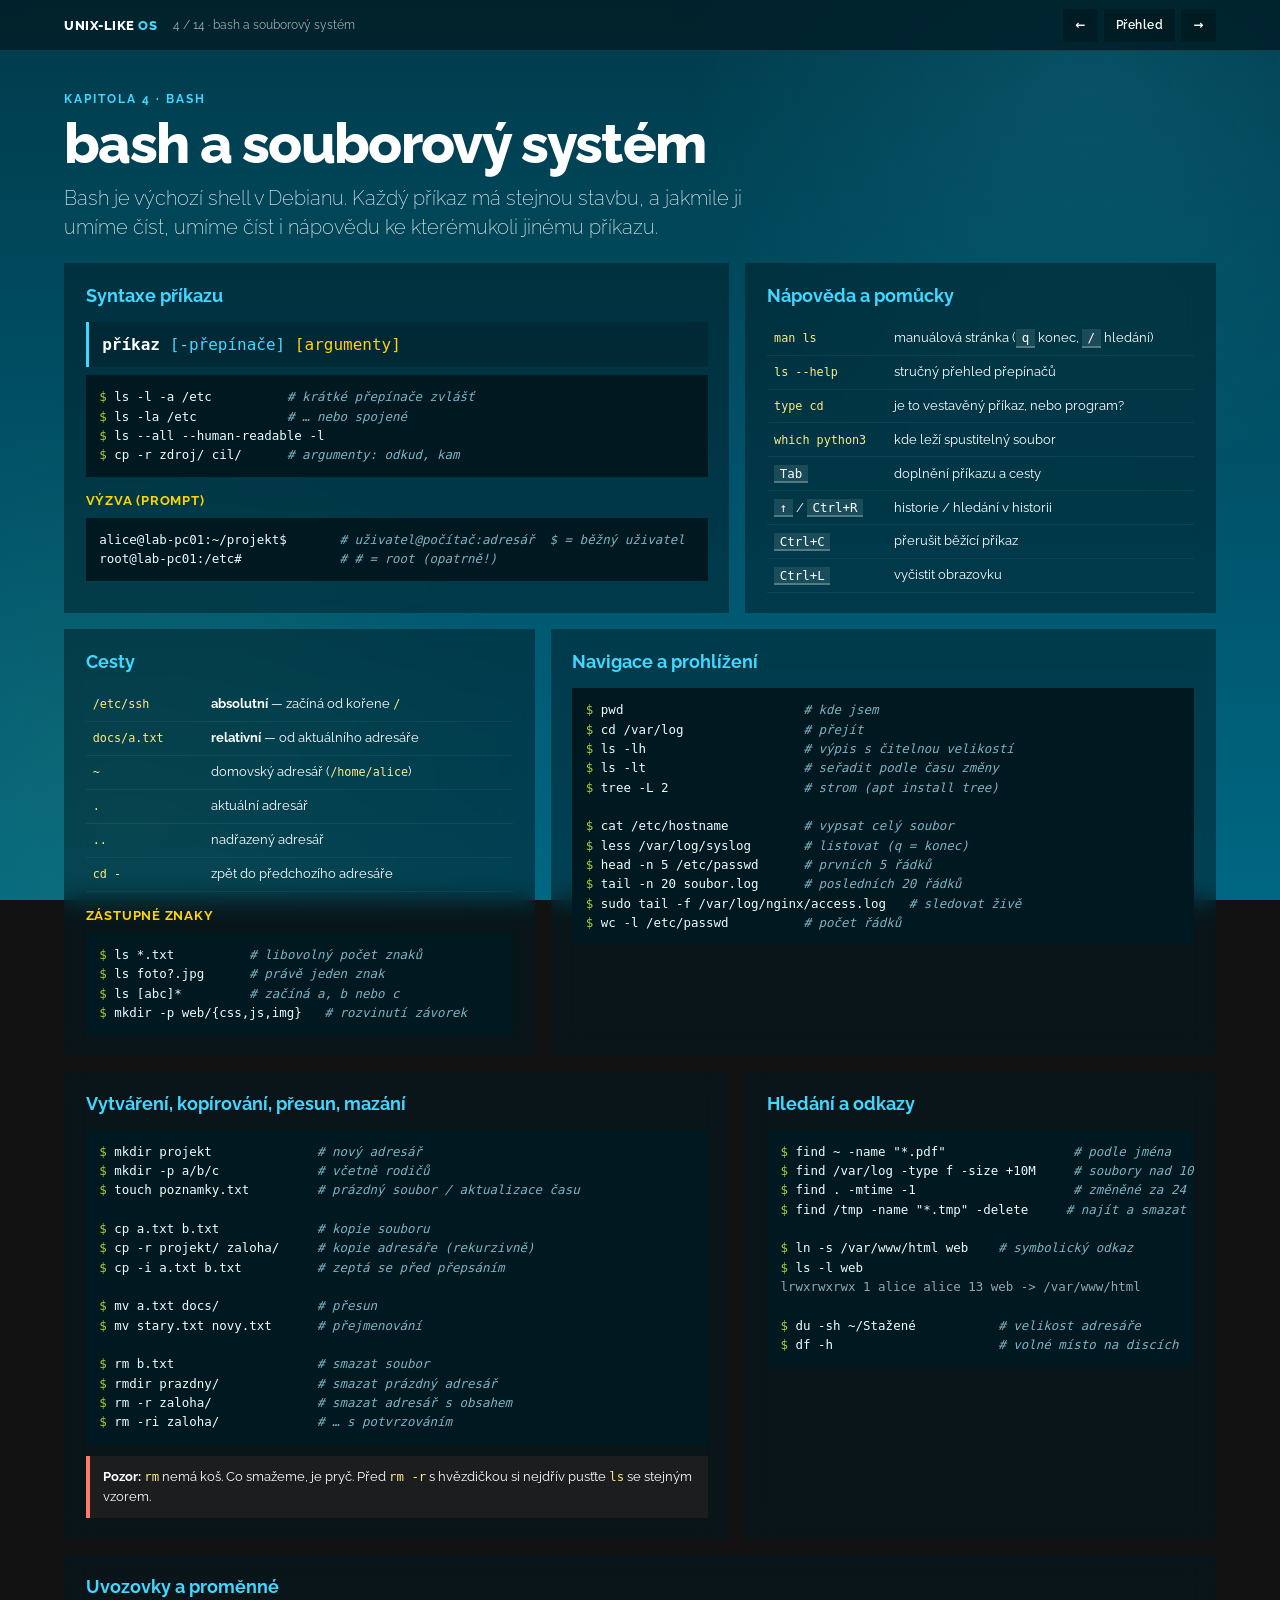
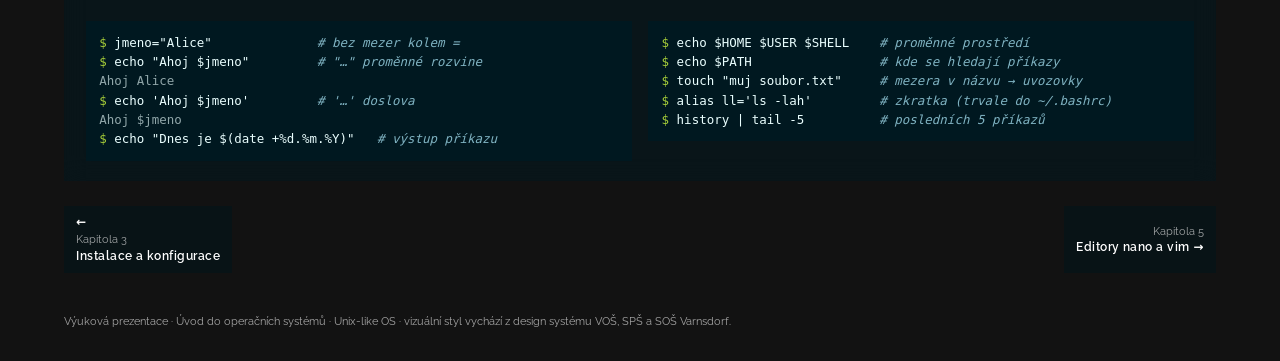
<file: kapitoly/04-bash-a-souborovy-system.html>
<!doctype html>
<html lang="cs">
<head>
<meta charset="utf-8">
<meta name="viewport" content="width=device-width,initial-scale=1,viewport-fit=cover">
<title>bash a souborový systém · Unix-like operační systémy</title>
<link rel="preconnect" href="https://fonts.googleapis.com">
<link rel="preconnect" href="https://fonts.gstatic.com" crossorigin>
<link href="https://fonts.googleapis.com/css2?family=Raleway:wght@200;400;600;700;800&display=swap" rel="stylesheet">
<link rel="stylesheet" href="../css/style.css">
</head>
<body data-chapter="4">

<div class="bar"><div class="bar-in">
  <a class="brand" href="../index.html">Unix-like <span>OS</span></a>
  <div class="bar-ch" id="barTitle">4 · bash a souborový systém</div>
  <div class="bar-nav">
    <a class="btn" id="barPrev" href="../index.html" aria-label="Předchozí kapitola">←</a>
    <a class="btn" href="../index.html">Přehled</a>
    <a class="btn" id="barNext" href="05-editory-nano-a-vim.html" aria-label="Další kapitola">→</a>
  </div>
</div></div>

<main class="wrap chapter">
<header class="ch-head">
  <div class="kicker">Kapitola 4 · bash</div>
  <h1>bash a souborový systém</h1>
  <p class="lead">Bash je výchozí shell v Debianu. Každý příkaz má stejnou stavbu, a jakmile ji umíme číst, umíme číst i nápovědu ke kterémukoli jinému příkazu.</p>
</header>
<div class="grid">
  <article class="card c7"><h2>Syntaxe příkazu</h2>
    <div class="syntax"><b>příkaz</b> <i>[-přepínače]</i> <em>[argumenty]</em></div>
<pre>$ ls -l -a /etc          <span class="cm"># krátké přepínače zvlášť</span>
$ ls -la /etc            <span class="cm"># … nebo spojené</span>
$ ls --all --human-readable -l
$ cp -r zdroj/ cil/      <span class="cm"># argumenty: odkud, kam</span></pre>
    <h3>Výzva (prompt)</h3>
<pre>alice@lab-pc01:~/projekt$       <span class="cm"># uživatel@počítač:adresář  $ = běžný uživatel</span>
root@lab-pc01:/etc#             <span class="cm"># # = root (opatrně!)</span></pre>
  </article>
  <article class="card c5"><h2>Nápověda a pomůcky</h2>
    <div class="tbl"><table>
      <tr><td><code>man ls</code></td><td>manuálová stránka (<span class="kbd">q</span> konec, <span class="kbd">/</span> hledání)</td></tr>
      <tr><td><code>ls --help</code></td><td>stručný přehled přepínačů</td></tr>
      <tr><td><code>type cd</code></td><td>je to vestavěný příkaz, nebo program?</td></tr>
      <tr><td><code>which python3</code></td><td>kde leží spustitelný soubor</td></tr>
      <tr><td><span class="kbd">Tab</span></td><td>doplnění příkazu a cesty</td></tr>
      <tr><td><span class="kbd">↑</span> / <span class="kbd">Ctrl+R</span></td><td>historie / hledání v historii</td></tr>
      <tr><td><span class="kbd">Ctrl+C</span></td><td>přerušit běžící příkaz</td></tr>
      <tr><td><span class="kbd">Ctrl+L</span></td><td>vyčistit obrazovku</td></tr>
    </table></div>
  </article>

  <article class="card c5"><h2>Cesty</h2>
    <div class="tbl"><table>
      <tr><td><code>/etc/ssh</code></td><td><b>absolutní</b> — začíná od kořene <code>/</code></td></tr>
      <tr><td><code>docs/a.txt</code></td><td><b>relativní</b> — od aktuálního adresáře</td></tr>
      <tr><td><code>~</code></td><td>domovský adresář (<code>/home/alice</code>)</td></tr>
      <tr><td><code>.</code></td><td>aktuální adresář</td></tr>
      <tr><td><code>..</code></td><td>nadřazený adresář</td></tr>
      <tr><td><code>cd -</code></td><td>zpět do předchozího adresáře</td></tr>
    </table></div>
    <h3>Zástupné znaky</h3>
<pre>$ ls *.txt          <span class="cm"># libovolný počet znaků</span>
$ ls foto?.jpg      <span class="cm"># právě jeden znak</span>
$ ls [abc]*         <span class="cm"># začíná a, b nebo c</span>
$ mkdir -p web/{css,js,img}   <span class="cm"># rozvinutí závorek</span></pre>
  </article>
  <article class="card c7"><h2>Navigace a prohlížení</h2>
<pre>$ pwd                        <span class="cm"># kde jsem</span>
$ cd /var/log                <span class="cm"># přejít</span>
$ ls -lh                     <span class="cm"># výpis s čitelnou velikostí</span>
$ ls -lt                     <span class="cm"># seřadit podle času změny</span>
$ tree -L 2                  <span class="cm"># strom (apt install tree)</span>

$ cat /etc/hostname          <span class="cm"># vypsat celý soubor</span>
$ less /var/log/syslog       <span class="cm"># listovat (q = konec)</span>
$ head -n 5 /etc/passwd      <span class="cm"># prvních 5 řádků</span>
$ tail -n 20 soubor.log      <span class="cm"># posledních 20 řádků</span>
$ sudo tail -f /var/log/nginx/access.log   <span class="cm"># sledovat živě</span>
$ wc -l /etc/passwd          <span class="cm"># počet řádků</span></pre>
  </article>

  <article class="card c7"><h2>Vytváření, kopírování, přesun, mazání</h2>
<pre>$ mkdir projekt              <span class="cm"># nový adresář</span>
$ mkdir -p a/b/c             <span class="cm"># včetně rodičů</span>
$ touch poznamky.txt         <span class="cm"># prázdný soubor / aktualizace času</span>

$ cp a.txt b.txt             <span class="cm"># kopie souboru</span>
$ cp -r projekt/ zaloha/     <span class="cm"># kopie adresáře (rekurzivně)</span>
$ cp -i a.txt b.txt          <span class="cm"># zeptá se před přepsáním</span>

$ mv a.txt docs/             <span class="cm"># přesun</span>
$ mv stary.txt novy.txt      <span class="cm"># přejmenování</span>

$ rm b.txt                   <span class="cm"># smazat soubor</span>
$ rmdir prazdny/             <span class="cm"># smazat prázdný adresář</span>
$ rm -r zaloha/              <span class="cm"># smazat adresář s obsahem</span>
$ rm -ri zaloha/             <span class="cm"># … s potvrzováním</span></pre>
    <div class="callout warn"><b>Pozor:</b> <code>rm</code> nemá koš. Co smažeme, je pryč. Před <code>rm -r</code> s hvězdičkou si nejdřív pusťte <code>ls</code> se stejným vzorem.</div>
  </article>
  <article class="card c5"><h2>Hledání a odkazy</h2>
<pre>$ find ~ -name "*.pdf"                 <span class="cm"># podle jména</span>
$ find /var/log -type f -size +10M     <span class="cm"># soubory nad 10 MB</span>
$ find . -mtime -1                     <span class="cm"># změněné za 24 h</span>
$ find /tmp -name "*.tmp" -delete     <span class="cm"># najít a smazat</span>

$ ln -s /var/www/html web    <span class="cm"># symbolický odkaz</span>
$ ls -l web
<span class="out">lrwxrwxrwx 1 alice alice 13 web -&gt; /var/www/html</span>

$ du -sh ~/Stažené           <span class="cm"># velikost adresáře</span>
$ df -h                      <span class="cm"># volné místo na discích</span></pre>
  </article>

  <article class="card c12"><h2>Uvozovky a proměnné</h2>
    <div class="grid" style="margin:0">
      <div class="c6">
<pre>$ jmeno="Alice"              <span class="cm"># bez mezer kolem =</span>
$ echo "Ahoj $jmeno"         <span class="cm"># "…" proměnné rozvine</span>
<span class="out">Ahoj Alice</span>
$ echo 'Ahoj $jmeno'         <span class="cm"># '…' doslova</span>
<span class="out">Ahoj $jmeno</span>
$ echo "Dnes je $(date +%d.%m.%Y)"   <span class="cm"># výstup příkazu</span></pre>
      </div>
      <div class="c6">
<pre>$ echo $HOME $USER $SHELL    <span class="cm"># proměnné prostředí</span>
$ echo $PATH                 <span class="cm"># kde se hledají příkazy</span>
$ touch "muj soubor.txt"     <span class="cm"># mezera v názvu → uvozovky</span>
$ alias ll='ls -lah'         <span class="cm"># zkratka (trvale do ~/.bashrc)</span>
$ history | tail -5          <span class="cm"># posledních 5 příkazů</span></pre>
      </div>
    </div>
  </article>
</div>
</main>


<div class="wrap"><nav class="pager" id="pager"></nav></div>
<footer>Výuková prezentace · Úvod do operačních systémů · Unix-like OS · vizuální styl vychází z design systému VOŠ, SPŠ a SOŠ Varnsdorf.</footer>

<script src="../js/app.js"></script>
</body>
</html>
</file>
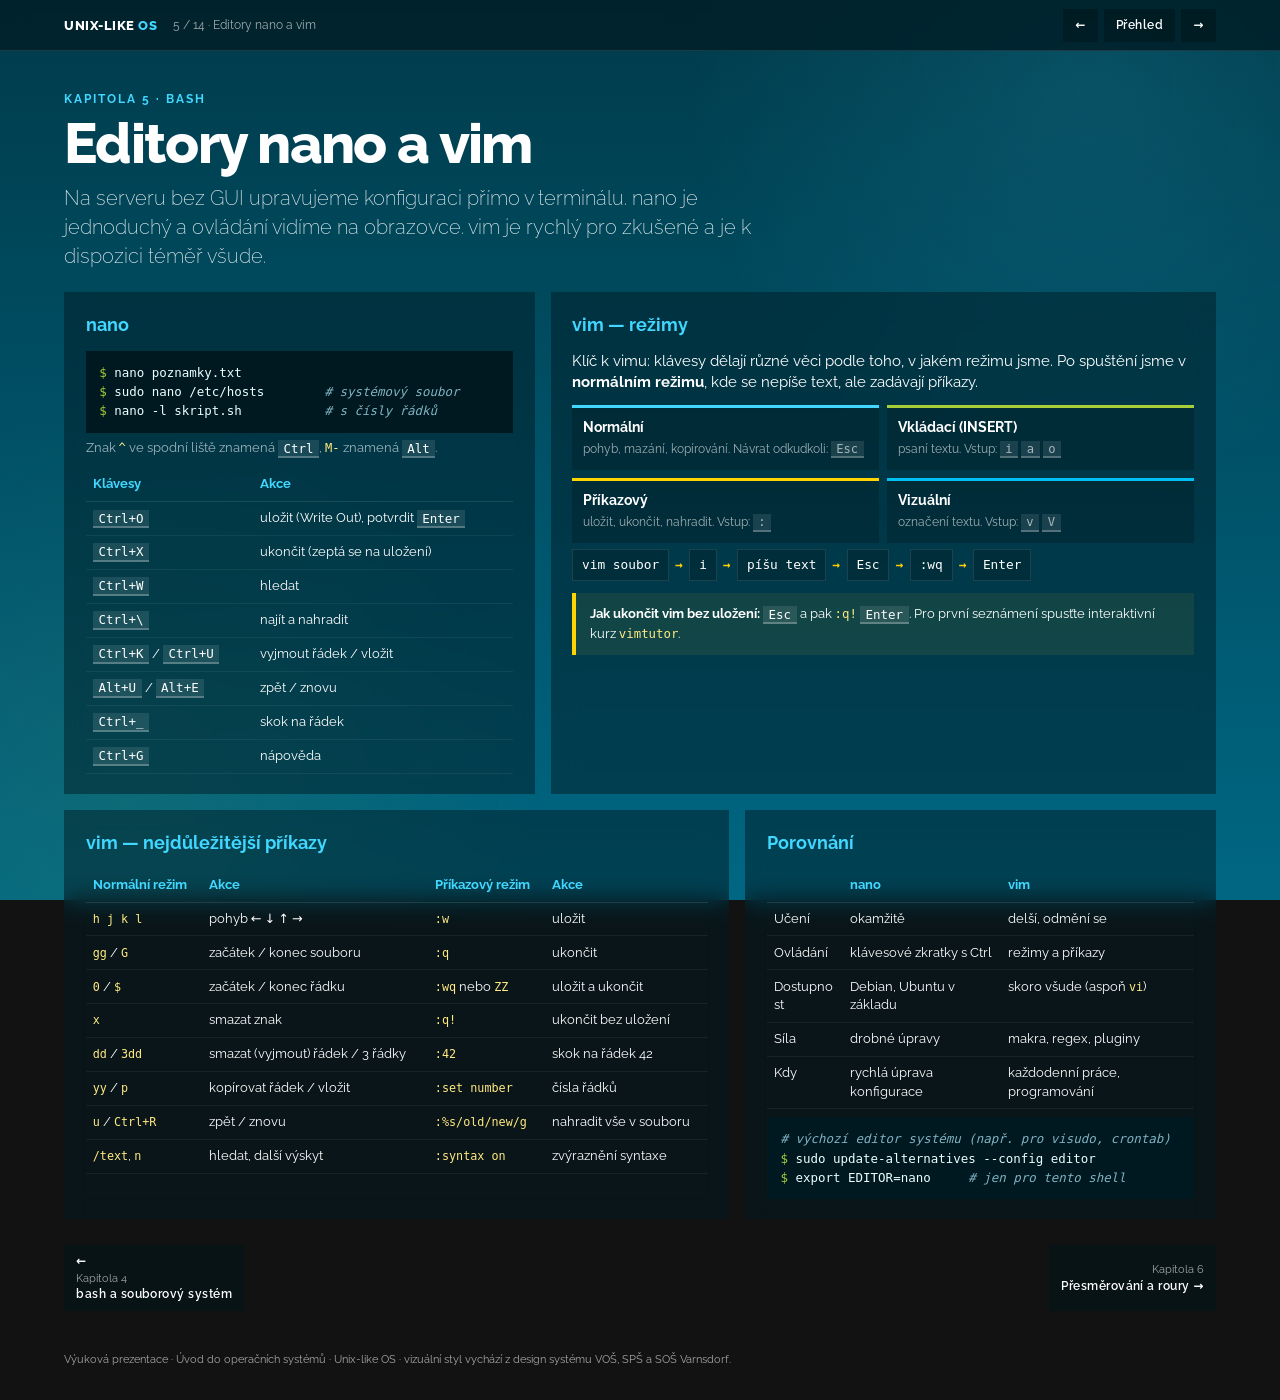
<file: kapitoly/05-editory-nano-a-vim.html>
<!doctype html>
<html lang="cs">
<head>
<meta charset="utf-8">
<meta name="viewport" content="width=device-width,initial-scale=1,viewport-fit=cover">
<title>Editory nano a vim · Unix-like operační systémy</title>
<link rel="preconnect" href="https://fonts.googleapis.com">
<link rel="preconnect" href="https://fonts.gstatic.com" crossorigin>
<link href="https://fonts.googleapis.com/css2?family=Raleway:wght@200;400;600;700;800&display=swap" rel="stylesheet">
<link rel="stylesheet" href="../css/style.css">
</head>
<body data-chapter="5">

<div class="bar"><div class="bar-in">
  <a class="brand" href="../index.html">Unix-like <span>OS</span></a>
  <div class="bar-ch" id="barTitle">5 · Editory nano a vim</div>
  <div class="bar-nav">
    <a class="btn" id="barPrev" href="../index.html" aria-label="Předchozí kapitola">←</a>
    <a class="btn" href="../index.html">Přehled</a>
    <a class="btn" id="barNext" href="06-presmerovani-a-roury.html" aria-label="Další kapitola">→</a>
  </div>
</div></div>

<main class="wrap chapter">
<header class="ch-head">
  <div class="kicker">Kapitola 5 · bash</div>
  <h1>Editory nano a vim</h1>
  <p class="lead">Na serveru bez GUI upravujeme konfiguraci přímo v terminálu. nano je jednoduchý a ovládání vidíme na obrazovce. vim je rychlý pro zkušené a je k dispozici téměř všude.</p>
</header>
<div class="grid">
  <article class="card c5"><h2>nano</h2>
<pre>$ nano poznamky.txt
$ sudo nano /etc/hosts        <span class="cm"># systémový soubor</span>
$ nano -l skript.sh           <span class="cm"># s čísly řádků</span></pre>
    <p class="muted">Znak <code>^</code> ve spodní liště znamená <span class="kbd">Ctrl</span>, <code>M-</code> znamená <span class="kbd">Alt</span>.</p>
    <div class="tbl"><table>
      <tr><th>Klávesy</th><th>Akce</th></tr>
      <tr><td><span class="kbd">Ctrl+O</span></td><td>uložit (Write Out), potvrdit <span class="kbd">Enter</span></td></tr>
      <tr><td><span class="kbd">Ctrl+X</span></td><td>ukončit (zeptá se na uložení)</td></tr>
      <tr><td><span class="kbd">Ctrl+W</span></td><td>hledat</td></tr>
      <tr><td><span class="kbd">Ctrl+\</span></td><td>najít a nahradit</td></tr>
      <tr><td><span class="kbd">Ctrl+K</span> / <span class="kbd">Ctrl+U</span></td><td>vyjmout řádek / vložit</td></tr>
      <tr><td><span class="kbd">Alt+U</span> / <span class="kbd">Alt+E</span></td><td>zpět / znovu</td></tr>
      <tr><td><span class="kbd">Ctrl+_</span></td><td>skok na řádek</td></tr>
      <tr><td><span class="kbd">Ctrl+G</span></td><td>nápověda</td></tr>
    </table></div>
  </article>
  <article class="card c7"><h2>vim — režimy</h2>
    <p>Klíč k vimu: klávesy dělají různé věci podle toho, v jakém režimu jsme. Po spuštění jsme v <b>normálním režimu</b>, kde se nepíše text, ale zadávají příkazy.</p>
    <div class="modes">
      <div class="mode"><b>Normální</b><span>pohyb, mazání, kopírování. Návrat odkudkoli: <span class="kbd">Esc</span></span></div>
      <div class="mode"><b>Vkládací (INSERT)</b><span>psaní textu. Vstup: <span class="kbd">i</span> <span class="kbd">a</span> <span class="kbd">o</span></span></div>
      <div class="mode"><b>Příkazový</b><span>uložit, ukončit, nahradit. Vstup: <span class="kbd">:</span></span></div>
      <div class="mode"><b>Vizuální</b><span>označení textu. Vstup: <span class="kbd">v</span> <span class="kbd">V</span></span></div>
    </div>
    <div class="flow"><span>vim soubor</span><i>→</i><span>i</span><i>→</i><span>píšu text</span><i>→</i><span>Esc</span><i>→</i><span>:wq</span><i>→</i><span>Enter</span></div>
    <div class="callout"><b>Jak ukončit vim bez uložení:</b> <span class="kbd">Esc</span> a pak <code>:q!</code> <span class="kbd">Enter</span>. Pro první seznámení spusťte interaktivní kurz <code>vimtutor</code>.</div>
  </article>

  <article class="card c7"><h2>vim — nejdůležitější příkazy</h2>
    <div class="tbl"><table>
      <tr><th>Normální režim</th><th>Akce</th><th>Příkazový režim</th><th>Akce</th></tr>
      <tr><td><code>h j k l</code></td><td>pohyb ← ↓ ↑ →</td><td><code>:w</code></td><td>uložit</td></tr>
      <tr><td><code>gg</code> / <code>G</code></td><td>začátek / konec souboru</td><td><code>:q</code></td><td>ukončit</td></tr>
      <tr><td><code>0</code> / <code>$</code></td><td>začátek / konec řádku</td><td><code>:wq</code> nebo <code>ZZ</code></td><td>uložit a ukončit</td></tr>
      <tr><td><code>x</code></td><td>smazat znak</td><td><code>:q!</code></td><td>ukončit bez uložení</td></tr>
      <tr><td><code>dd</code> / <code>3dd</code></td><td>smazat (vyjmout) řádek / 3 řádky</td><td><code>:42</code></td><td>skok na řádek 42</td></tr>
      <tr><td><code>yy</code> / <code>p</code></td><td>kopírovat řádek / vložit</td><td><code>:set number</code></td><td>čísla řádků</td></tr>
      <tr><td><code>u</code> / <code>Ctrl+R</code></td><td>zpět / znovu</td><td><code>:%s/old/new/g</code></td><td>nahradit vše v souboru</td></tr>
      <tr><td><code>/text</code>, <code>n</code></td><td>hledat, další výskyt</td><td><code>:syntax on</code></td><td>zvýraznění syntaxe</td></tr>
    </table></div>
  </article>
  <article class="card c5"><h2>Porovnání</h2>
    <div class="tbl"><table>
      <tr><th></th><th>nano</th><th>vim</th></tr>
      <tr><td>Učení</td><td>okamžitě</td><td>delší, odmění se</td></tr>
      <tr><td>Ovládání</td><td>klávesové zkratky s Ctrl</td><td>režimy a příkazy</td></tr>
      <tr><td>Dostupnost</td><td>Debian, Ubuntu v základu</td><td>skoro všude (aspoň <code>vi</code>)</td></tr>
      <tr><td>Síla</td><td>drobné úpravy</td><td>makra, regex, pluginy</td></tr>
      <tr><td>Kdy</td><td>rychlá úprava konfigurace</td><td>každodenní práce, programování</td></tr>
    </table></div>
<pre># výchozí editor systému (např. pro visudo, crontab)
$ sudo update-alternatives --config editor
$ export EDITOR=nano     <span class="cm"># jen pro tento shell</span></pre>
  </article>
</div>
</main>


<div class="wrap"><nav class="pager" id="pager"></nav></div>
<footer>Výuková prezentace · Úvod do operačních systémů · Unix-like OS · vizuální styl vychází z design systému VOŠ, SPŠ a SOŠ Varnsdorf.</footer>

<script src="../js/app.js"></script>
</body>
</html>
</file>
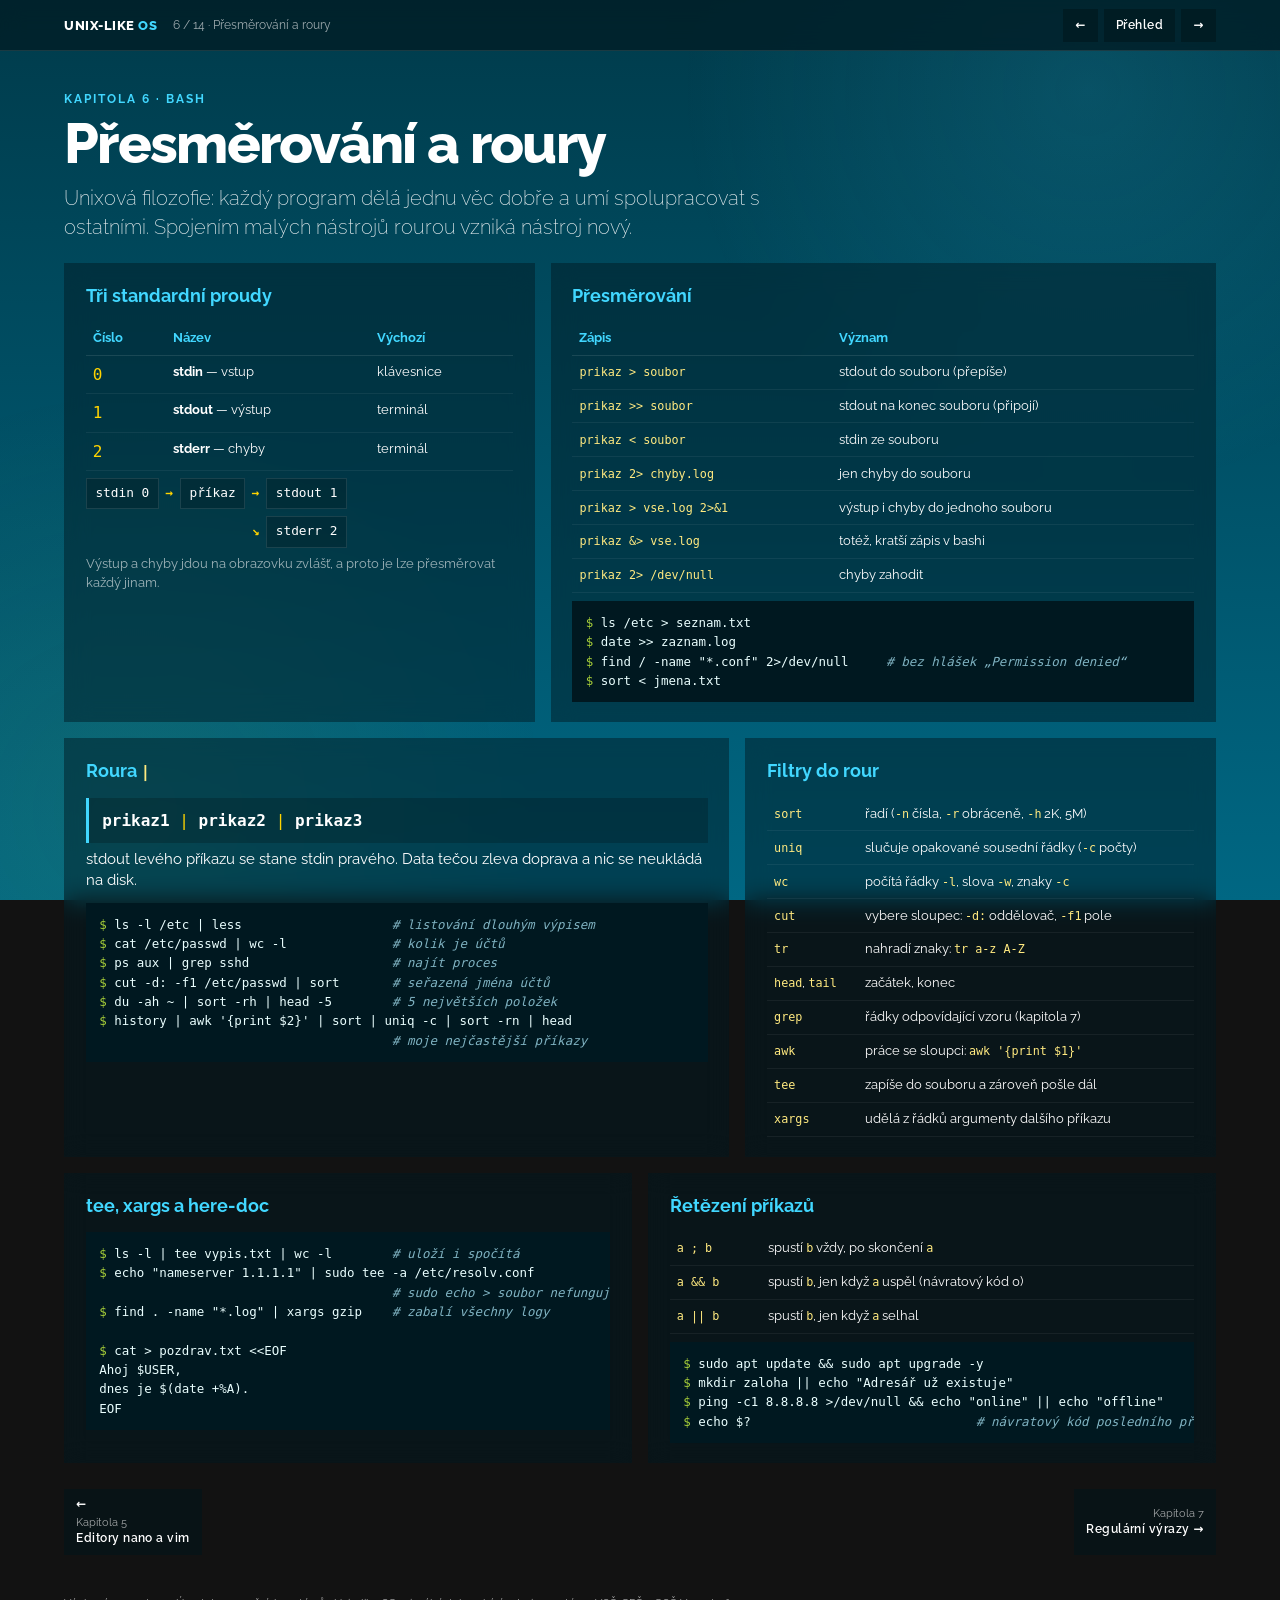
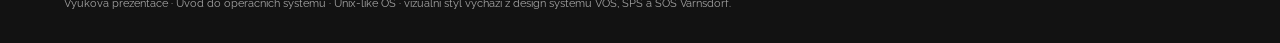
<file: kapitoly/06-presmerovani-a-roury.html>
<!doctype html>
<html lang="cs">
<head>
<meta charset="utf-8">
<meta name="viewport" content="width=device-width,initial-scale=1,viewport-fit=cover">
<title>Přesměrování a roury · Unix-like operační systémy</title>
<link rel="preconnect" href="https://fonts.googleapis.com">
<link rel="preconnect" href="https://fonts.gstatic.com" crossorigin>
<link href="https://fonts.googleapis.com/css2?family=Raleway:wght@200;400;600;700;800&display=swap" rel="stylesheet">
<link rel="stylesheet" href="../css/style.css">
</head>
<body data-chapter="6">

<div class="bar"><div class="bar-in">
  <a class="brand" href="../index.html">Unix-like <span>OS</span></a>
  <div class="bar-ch" id="barTitle">6 · Přesměrování a roury</div>
  <div class="bar-nav">
    <a class="btn" id="barPrev" href="../index.html" aria-label="Předchozí kapitola">←</a>
    <a class="btn" href="../index.html">Přehled</a>
    <a class="btn" id="barNext" href="07-regularni-vyrazy.html" aria-label="Další kapitola">→</a>
  </div>
</div></div>

<main class="wrap chapter">
<header class="ch-head">
  <div class="kicker">Kapitola 6 · bash</div>
  <h1>Přesměrování a roury</h1>
  <p class="lead">Unixová filozofie: každý program dělá jednu věc dobře a umí spolupracovat s ostatními. Spojením malých nástrojů rourou vzniká nástroj nový.</p>
</header>
<div class="grid">
  <article class="card c5"><h2>Tři standardní proudy</h2>
    <div class="tbl"><table>
      <tr><th>Číslo</th><th>Název</th><th>Výchozí</th></tr>
      <tr><td class="perms">0</td><td><b>stdin</b> — vstup</td><td>klávesnice</td></tr>
      <tr><td class="perms">1</td><td><b>stdout</b> — výstup</td><td>terminál</td></tr>
      <tr><td class="perms">2</td><td><b>stderr</b> — chyby</td><td>terminál</td></tr>
    </table></div>
    <div class="flow"><span>stdin 0</span><i>→</i><span>příkaz</span><i>→</i><span>stdout 1</span></div>
    <div class="flow"><span style="visibility:hidden">stdin 0</span><i style="visibility:hidden">→</i><span style="visibility:hidden">příkaz</span><i>↘</i><span>stderr 2</span></div>
    <p class="muted">Výstup a chyby jdou na obrazovku zvlášť, a proto je lze přesměrovat každý jinam.</p>
  </article>
  <article class="card c7"><h2>Přesměrování</h2>
    <div class="tbl"><table>
      <tr><th>Zápis</th><th>Význam</th></tr>
      <tr><td><code>prikaz &gt; soubor</code></td><td>stdout do souboru (přepíše)</td></tr>
      <tr><td><code>prikaz &gt;&gt; soubor</code></td><td>stdout na konec souboru (připojí)</td></tr>
      <tr><td><code>prikaz &lt; soubor</code></td><td>stdin ze souboru</td></tr>
      <tr><td><code>prikaz 2&gt; chyby.log</code></td><td>jen chyby do souboru</td></tr>
      <tr><td><code>prikaz &gt; vse.log 2&gt;&amp;1</code></td><td>výstup i chyby do jednoho souboru</td></tr>
      <tr><td><code>prikaz &amp;&gt; vse.log</code></td><td>totéž, kratší zápis v bashi</td></tr>
      <tr><td><code>prikaz 2&gt; /dev/null</code></td><td>chyby zahodit</td></tr>
    </table></div>
<pre>$ ls /etc &gt; seznam.txt
$ date &gt;&gt; zaznam.log
$ find / -name "*.conf" 2&gt;/dev/null     <span class="cm"># bez hlášek „Permission denied“</span>
$ sort &lt; jmena.txt</pre>
  </article>

  <article class="card c7"><h2>Roura <code>|</code></h2>
    <div class="syntax"><b>prikaz1</b> <em>|</em> <b>prikaz2</b> <em>|</em> <b>prikaz3</b></div>
    <p>stdout levého příkazu se stane stdin pravého. Data tečou zleva doprava a nic se neukládá na disk.</p>
<pre>$ ls -l /etc | less                    <span class="cm"># listování dlouhým výpisem</span>
$ cat /etc/passwd | wc -l              <span class="cm"># kolik je účtů</span>
$ ps aux | grep sshd                   <span class="cm"># najít proces</span>
$ cut -d: -f1 /etc/passwd | sort       <span class="cm"># seřazená jména účtů</span>
$ du -ah ~ | sort -rh | head -5        <span class="cm"># 5 největších položek</span>
$ history | awk '{print $2}' | sort | uniq -c | sort -rn | head
                                       <span class="cm"># moje nejčastější příkazy</span></pre>
  </article>
  <article class="card c5"><h2>Filtry do rour</h2>
    <div class="tbl"><table>
      <tr><td><code>sort</code></td><td>řadí (<code>-n</code> čísla, <code>-r</code> obráceně, <code>-h</code> 2K, 5M)</td></tr>
      <tr><td><code>uniq</code></td><td>slučuje opakované sousední řádky (<code>-c</code> počty)</td></tr>
      <tr><td><code>wc</code></td><td>počítá řádky <code>-l</code>, slova <code>-w</code>, znaky <code>-c</code></td></tr>
      <tr><td><code>cut</code></td><td>vybere sloupec: <code>-d:</code> oddělovač, <code>-f1</code> pole</td></tr>
      <tr><td><code>tr</code></td><td>nahradí znaky: <code>tr a-z A-Z</code></td></tr>
      <tr><td><code>head</code>, <code>tail</code></td><td>začátek, konec</td></tr>
      <tr><td><code>grep</code></td><td>řádky odpovídající vzoru (kapitola 7)</td></tr>
      <tr><td><code>awk</code></td><td>práce se sloupci: <code>awk '{print $1}'</code></td></tr>
      <tr><td><code>tee</code></td><td>zapíše do souboru a zároveň pošle dál</td></tr>
      <tr><td><code>xargs</code></td><td>udělá z řádků argumenty dalšího příkazu</td></tr>
    </table></div>
  </article>

  <article class="card c6"><h2>tee, xargs a here-doc</h2>
<pre>$ ls -l | tee vypis.txt | wc -l        <span class="cm"># uloží i spočítá</span>
$ echo "nameserver 1.1.1.1" | sudo tee -a /etc/resolv.conf
                                       <span class="cm"># sudo echo &gt; soubor nefunguje, tee ano</span>
$ find . -name "*.log" | xargs gzip    <span class="cm"># zabalí všechny logy</span>

$ cat &gt; pozdrav.txt &lt;&lt;EOF
Ahoj $USER,
dnes je $(date +%A).
EOF</pre>
  </article>
  <article class="card c6"><h2>Řetězení příkazů</h2>
    <div class="tbl"><table>
      <tr><td><code>a ; b</code></td><td>spustí <code>b</code> vždy, po skončení <code>a</code></td></tr>
      <tr><td><code>a &amp;&amp; b</code></td><td>spustí <code>b</code>, jen když <code>a</code> uspěl (návratový kód 0)</td></tr>
      <tr><td><code>a || b</code></td><td>spustí <code>b</code>, jen když <code>a</code> selhal</td></tr>
    </table></div>
<pre>$ sudo apt update &amp;&amp; sudo apt upgrade -y
$ mkdir zaloha || echo "Adresář už existuje"
$ ping -c1 8.8.8.8 &gt;/dev/null &amp;&amp; echo "online" || echo "offline"
$ echo $?                              <span class="cm"># návratový kód posledního příkazu</span></pre>
  </article>
</div>
</main>


<div class="wrap"><nav class="pager" id="pager"></nav></div>
<footer>Výuková prezentace · Úvod do operačních systémů · Unix-like OS · vizuální styl vychází z design systému VOŠ, SPŠ a SOŠ Varnsdorf.</footer>

<script src="../js/app.js"></script>
</body>
</html>
</file>
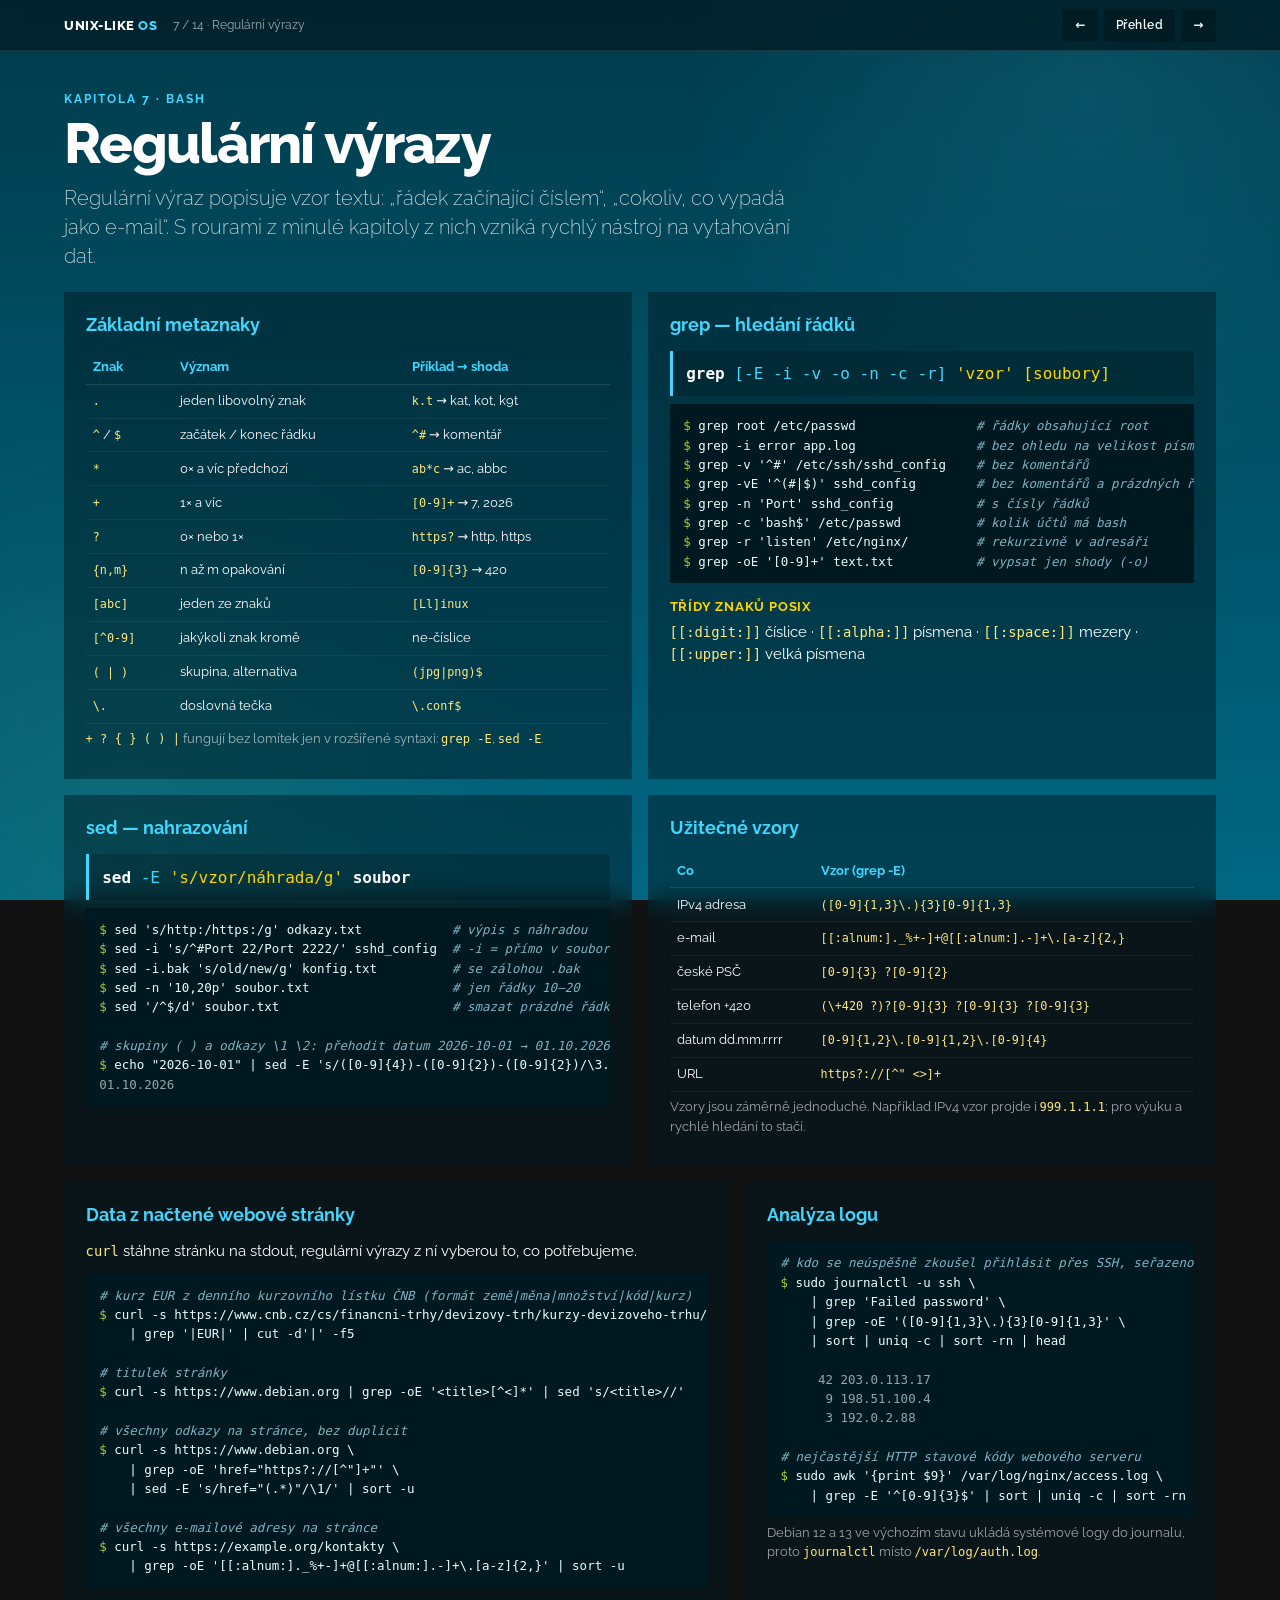
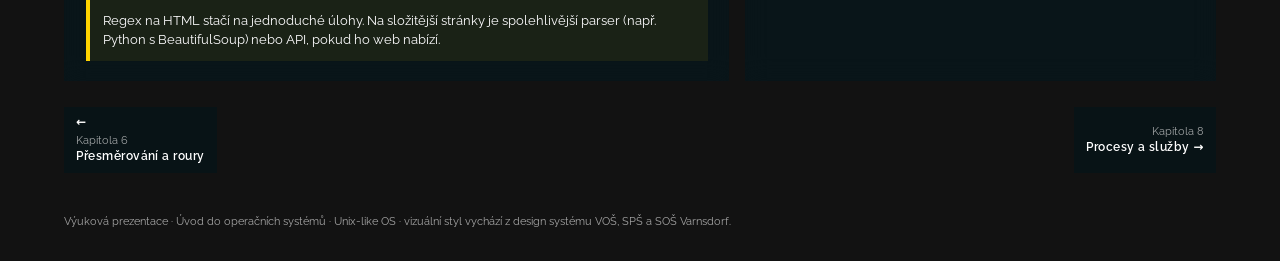
<file: kapitoly/07-regularni-vyrazy.html>
<!doctype html>
<html lang="cs">
<head>
<meta charset="utf-8">
<meta name="viewport" content="width=device-width,initial-scale=1,viewport-fit=cover">
<title>Regulární výrazy · Unix-like operační systémy</title>
<link rel="preconnect" href="https://fonts.googleapis.com">
<link rel="preconnect" href="https://fonts.gstatic.com" crossorigin>
<link href="https://fonts.googleapis.com/css2?family=Raleway:wght@200;400;600;700;800&display=swap" rel="stylesheet">
<link rel="stylesheet" href="../css/style.css">
</head>
<body data-chapter="7">

<div class="bar"><div class="bar-in">
  <a class="brand" href="../index.html">Unix-like <span>OS</span></a>
  <div class="bar-ch" id="barTitle">7 · Regulární výrazy</div>
  <div class="bar-nav">
    <a class="btn" id="barPrev" href="../index.html" aria-label="Předchozí kapitola">←</a>
    <a class="btn" href="../index.html">Přehled</a>
    <a class="btn" id="barNext" href="08-procesy-a-sluzby.html" aria-label="Další kapitola">→</a>
  </div>
</div></div>

<main class="wrap chapter">
<header class="ch-head">
  <div class="kicker">Kapitola 7 · bash</div>
  <h1>Regulární výrazy</h1>
  <p class="lead">Regulární výraz popisuje vzor textu: „řádek začínající číslem“, „cokoliv, co vypadá jako e-mail“. S rourami z minulé kapitoly z nich vzniká rychlý nástroj na vytahování dat.</p>
</header>
<div class="grid">
  <article class="card c6"><h2>Základní metaznaky</h2>
    <div class="tbl"><table>
      <tr><th>Znak</th><th>Význam</th><th>Příklad → shoda</th></tr>
      <tr><td><code>.</code></td><td>jeden libovolný znak</td><td><code>k.t</code> → kat, kot, k9t</td></tr>
      <tr><td><code>^</code> / <code>$</code></td><td>začátek / konec řádku</td><td><code>^#</code> → komentář</td></tr>
      <tr><td><code>*</code></td><td>0× a víc předchozí</td><td><code>ab*c</code> → ac, abbc</td></tr>
      <tr><td><code>+</code></td><td>1× a víc</td><td><code>[0-9]+</code> → 7, 2026</td></tr>
      <tr><td><code>?</code></td><td>0× nebo 1×</td><td><code>https?</code> → http, https</td></tr>
      <tr><td><code>{n,m}</code></td><td>n až m opakování</td><td><code>[0-9]{3}</code> → 420</td></tr>
      <tr><td><code>[abc]</code></td><td>jeden ze znaků</td><td><code>[Ll]inux</code></td></tr>
      <tr><td><code>[^0-9]</code></td><td>jakýkoli znak kromě</td><td>ne-číslice</td></tr>
      <tr><td><code>( | )</code></td><td>skupina, alternativa</td><td><code>(jpg|png)$</code></td></tr>
      <tr><td><code>\.</code></td><td>doslovná tečka</td><td><code>\.conf$</code></td></tr>
    </table></div>
    <p class="muted"><code>+ ? { } ( ) |</code> fungují bez lomítek jen v rozšířené syntaxi: <code>grep -E</code>, <code>sed -E</code>.</p>
  </article>
  <article class="card c6"><h2>grep — hledání řádků</h2>
    <div class="syntax"><b>grep</b> <i>[-E -i -v -o -n -c -r]</i> <em>'vzor'</em> <em>[soubory]</em></div>
<pre>$ grep root /etc/passwd                <span class="cm"># řádky obsahující root</span>
$ grep -i error app.log                <span class="cm"># bez ohledu na velikost písmen</span>
$ grep -v '^#' /etc/ssh/sshd_config    <span class="cm"># bez komentářů</span>
$ grep -vE '^(#|$)' sshd_config        <span class="cm"># bez komentářů a prázdných řádků</span>
$ grep -n 'Port' sshd_config           <span class="cm"># s čísly řádků</span>
$ grep -c 'bash$' /etc/passwd          <span class="cm"># kolik účtů má bash</span>
$ grep -r 'listen' /etc/nginx/         <span class="cm"># rekurzivně v adresáři</span>
$ grep -oE '[0-9]+' text.txt           <span class="cm"># vypsat jen shody (-o)</span></pre>
    <h3>Třídy znaků POSIX</h3>
    <p><code>[[:digit:]]</code> číslice · <code>[[:alpha:]]</code> písmena · <code>[[:space:]]</code> mezery · <code>[[:upper:]]</code> velká písmena</p>
  </article>

  <article class="card c6"><h2>sed — nahrazování</h2>
    <div class="syntax"><b>sed</b> <i>-E</i> <em>'s/vzor/náhrada/g'</em> <b>soubor</b></div>
<pre>$ sed 's/http:/https:/g' odkazy.txt            <span class="cm"># výpis s náhradou</span>
$ sed -i 's/^#Port 22/Port 2222/' sshd_config  <span class="cm"># -i = přímo v souboru</span>
$ sed -i.bak 's/old/new/g' konfig.txt          <span class="cm"># se zálohou .bak</span>
$ sed -n '10,20p' soubor.txt                   <span class="cm"># jen řádky 10–20</span>
$ sed '/^$/d' soubor.txt                       <span class="cm"># smazat prázdné řádky</span>

<span class="cm"># skupiny ( ) a odkazy \1 \2: přehodit datum 2026-10-01 → 01.10.2026</span>
$ echo "2026-10-01" | sed -E 's/([0-9]{4})-([0-9]{2})-([0-9]{2})/\3.\2.\1/'
<span class="out">01.10.2026</span></pre>
  </article>
  <article class="card c6"><h2>Užitečné vzory</h2>
    <div class="tbl"><table>
      <tr><th>Co</th><th>Vzor (grep -E)</th></tr>
      <tr><td>IPv4 adresa</td><td><code>([0-9]{1,3}\.){3}[0-9]{1,3}</code></td></tr>
      <tr><td>e-mail</td><td><code>[[:alnum:]._%+-]+@[[:alnum:].-]+\.[a-z]{2,}</code></td></tr>
      <tr><td>české PSČ</td><td><code>[0-9]{3} ?[0-9]{2}</code></td></tr>
      <tr><td>telefon +420</td><td><code>(\+420 ?)?[0-9]{3} ?[0-9]{3} ?[0-9]{3}</code></td></tr>
      <tr><td>datum dd.mm.rrrr</td><td><code>[0-9]{1,2}\.[0-9]{1,2}\.[0-9]{4}</code></td></tr>
      <tr><td>URL</td><td><code>https?://[^" &lt;&gt;]+</code></td></tr>
    </table></div>
    <p class="muted">Vzory jsou záměrně jednoduché. Například IPv4 vzor projde i <code>999.1.1.1</code>; pro výuku a rychlé hledání to stačí.</p>
  </article>

  <article class="card c7"><h2>Data z načtené webové stránky</h2>
    <p><code>curl</code> stáhne stránku na stdout, regulární výrazy z ní vyberou to, co potřebujeme.</p>
<pre><span class="cm"># kurz EUR z denního kurzovního lístku ČNB (formát země|měna|množství|kód|kurz)</span>
$ curl -s https://www.cnb.cz/cs/financni-trhy/devizovy-trh/kurzy-devizoveho-trhu/kurzy-devizoveho-trhu/denni_kurz.txt \
    | grep '|EUR|' | cut -d'|' -f5

<span class="cm"># titulek stránky</span>
$ curl -s https://www.debian.org | grep -oE '&lt;title&gt;[^&lt;]*' | sed 's/&lt;title&gt;//'

<span class="cm"># všechny odkazy na stránce, bez duplicit</span>
$ curl -s https://www.debian.org \
    | grep -oE 'href="https?://[^"]+"' \
    | sed -E 's/href="(.*)"/\1/' | sort -u

<span class="cm"># všechny e-mailové adresy na stránce</span>
$ curl -s https://example.org/kontakty \
    | grep -oE '[[:alnum:]._%+-]+@[[:alnum:].-]+\.[a-z]{2,}' | sort -u</pre>
    <div class="callout">Regex na HTML stačí na jednoduché úlohy. Na složitější stránky je spolehlivější parser (např. Python s BeautifulSoup) nebo API, pokud ho web nabízí.</div>
  </article>
  <article class="card c5"><h2>Analýza logu</h2>
<pre><span class="cm"># kdo se neúspěšně zkoušel přihlásit přes SSH, seřazeno podle počtu</span>
$ sudo journalctl -u ssh \
    | grep 'Failed password' \
    | grep -oE '([0-9]{1,3}\.){3}[0-9]{1,3}' \
    | sort | uniq -c | sort -rn | head

<span class="out">     42 203.0.113.17
      9 198.51.100.4
      3 192.0.2.88</span>

<span class="cm"># nejčastější HTTP stavové kódy webového serveru</span>
$ sudo awk '{print $9}' /var/log/nginx/access.log \
    | grep -E '^[0-9]{3}$' | sort | uniq -c | sort -rn</pre>
    <p class="muted">Debian 12 a 13 ve výchozím stavu ukládá systémové logy do journalu, proto <code>journalctl</code> místo <code>/var/log/auth.log</code>.</p>
  </article>
</div>
</main>


<div class="wrap"><nav class="pager" id="pager"></nav></div>
<footer>Výuková prezentace · Úvod do operačních systémů · Unix-like OS · vizuální styl vychází z design systému VOŠ, SPŠ a SOŠ Varnsdorf.</footer>

<script src="../js/app.js"></script>
</body>
</html>
</file>
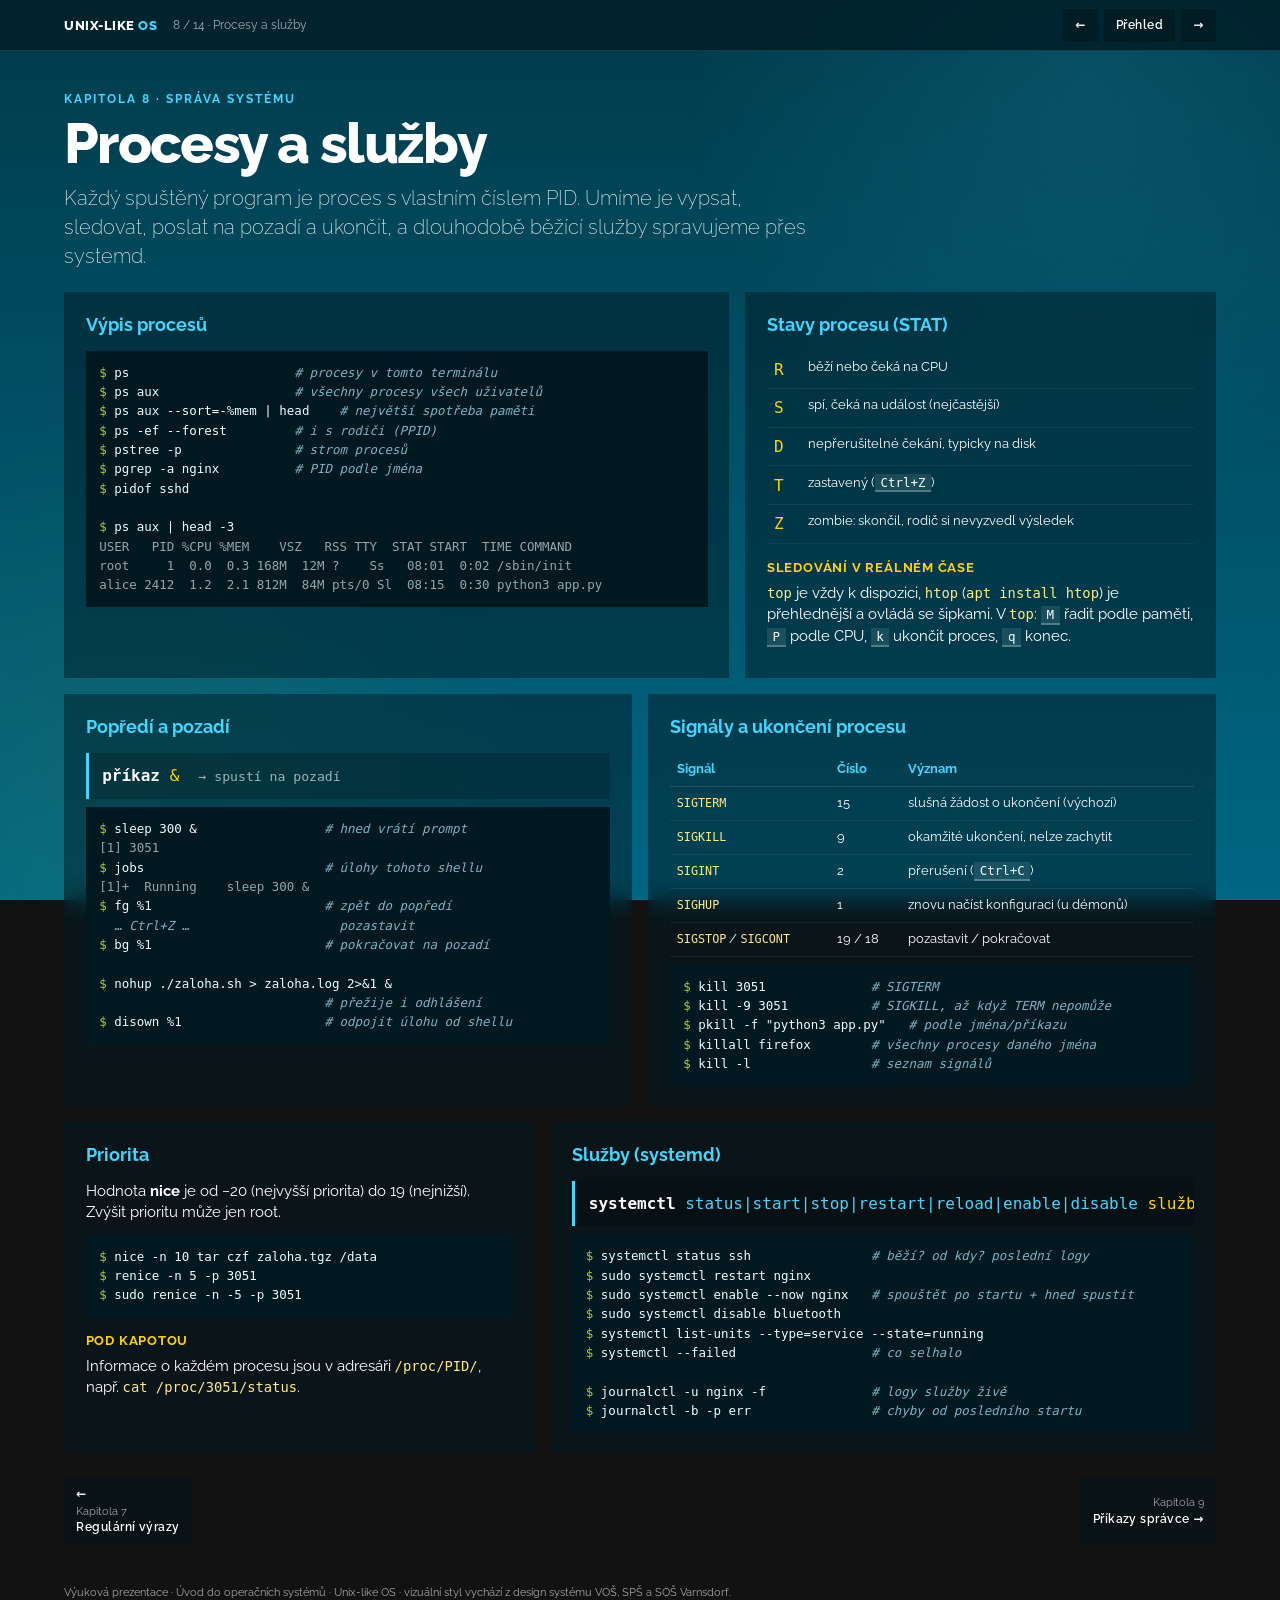
<file: kapitoly/08-procesy-a-sluzby.html>
<!doctype html>
<html lang="cs">
<head>
<meta charset="utf-8">
<meta name="viewport" content="width=device-width,initial-scale=1,viewport-fit=cover">
<title>Procesy a služby · Unix-like operační systémy</title>
<link rel="preconnect" href="https://fonts.googleapis.com">
<link rel="preconnect" href="https://fonts.gstatic.com" crossorigin>
<link href="https://fonts.googleapis.com/css2?family=Raleway:wght@200;400;600;700;800&display=swap" rel="stylesheet">
<link rel="stylesheet" href="../css/style.css">
</head>
<body data-chapter="8">

<div class="bar"><div class="bar-in">
  <a class="brand" href="../index.html">Unix-like <span>OS</span></a>
  <div class="bar-ch" id="barTitle">8 · Procesy a služby</div>
  <div class="bar-nav">
    <a class="btn" id="barPrev" href="../index.html" aria-label="Předchozí kapitola">←</a>
    <a class="btn" href="../index.html">Přehled</a>
    <a class="btn" id="barNext" href="09-prikazy-spravce.html" aria-label="Další kapitola">→</a>
  </div>
</div></div>

<main class="wrap chapter">
<header class="ch-head">
  <div class="kicker">Kapitola 8 · Správa systému</div>
  <h1>Procesy a služby</h1>
  <p class="lead">Každý spuštěný program je proces s vlastním číslem PID. Umíme je vypsat, sledovat, poslat na pozadí a ukončit, a dlouhodobě běžící služby spravujeme přes systemd.</p>
</header>
<div class="grid">
  <article class="card c7"><h2>Výpis procesů</h2>
<pre>$ ps                      <span class="cm"># procesy v tomto terminálu</span>
$ ps aux                  <span class="cm"># všechny procesy všech uživatelů</span>
$ ps aux --sort=-%mem | head    <span class="cm"># největší spotřeba paměti</span>
$ ps -ef --forest         <span class="cm"># i s rodiči (PPID)</span>
$ pstree -p               <span class="cm"># strom procesů</span>
$ pgrep -a nginx          <span class="cm"># PID podle jména</span>
$ pidof sshd

$ ps aux | head -3
<span class="out">USER   PID %CPU %MEM    VSZ   RSS TTY  STAT START  TIME COMMAND
root     1  0.0  0.3 168M  12M ?    Ss   08:01  0:02 /sbin/init
alice 2412  1.2  2.1 812M  84M pts/0 Sl  08:15  0:30 python3 app.py</span></pre>
  </article>
  <article class="card c5"><h2>Stavy procesu (STAT)</h2>
    <div class="tbl"><table>
      <tr><td class="perms">R</td><td>běží nebo čeká na CPU</td></tr>
      <tr><td class="perms">S</td><td>spí, čeká na událost (nejčastější)</td></tr>
      <tr><td class="perms">D</td><td>nepřerušitelné čekání, typicky na disk</td></tr>
      <tr><td class="perms">T</td><td>zastavený (<span class="kbd">Ctrl+Z</span>)</td></tr>
      <tr><td class="perms">Z</td><td>zombie: skončil, rodič si nevyzvedl výsledek</td></tr>
    </table></div>
    <h3>Sledování v reálném čase</h3>
    <p><code>top</code> je vždy k dispozici, <code>htop</code> (<code>apt install htop</code>) je přehlednější a ovládá se šipkami. V <code>top</code>: <span class="kbd">M</span> řadit podle paměti, <span class="kbd">P</span> podle CPU, <span class="kbd">k</span> ukončit proces, <span class="kbd">q</span> konec.</p>
  </article>

  <article class="card c6"><h2>Popředí a pozadí</h2>
    <div class="syntax"><b>příkaz</b> <em>&amp;</em> &nbsp;<span class="muted">→ spustí na pozadí</span></div>
<pre>$ sleep 300 &amp;                 <span class="cm"># hned vrátí prompt</span>
<span class="out">[1] 3051</span>
$ jobs                        <span class="cm"># úlohy tohoto shellu</span>
<span class="out">[1]+  Running    sleep 300 &amp;</span>
$ fg %1                       <span class="cm"># zpět do popředí</span>
<span class="cm">  … Ctrl+Z …                    pozastavit</span>
$ bg %1                       <span class="cm"># pokračovat na pozadí</span>

$ nohup ./zaloha.sh &gt; zaloha.log 2&gt;&amp;1 &amp;
                              <span class="cm"># přežije i odhlášení</span>
$ disown %1                   <span class="cm"># odpojit úlohu od shellu</span></pre>
  </article>
  <article class="card c6"><h2>Signály a ukončení procesu</h2>
    <div class="tbl"><table>
      <tr><th>Signál</th><th>Číslo</th><th>Význam</th></tr>
      <tr><td><code>SIGTERM</code></td><td>15</td><td>slušná žádost o ukončení (výchozí)</td></tr>
      <tr><td><code>SIGKILL</code></td><td>9</td><td>okamžité ukončení, nelze zachytit</td></tr>
      <tr><td><code>SIGINT</code></td><td>2</td><td>přerušení (<span class="kbd">Ctrl+C</span>)</td></tr>
      <tr><td><code>SIGHUP</code></td><td>1</td><td>znovu načíst konfiguraci (u démonů)</td></tr>
      <tr><td><code>SIGSTOP</code> / <code>SIGCONT</code></td><td>19 / 18</td><td>pozastavit / pokračovat</td></tr>
    </table></div>
<pre>$ kill 3051              <span class="cm"># SIGTERM</span>
$ kill -9 3051           <span class="cm"># SIGKILL, až když TERM nepomůže</span>
$ pkill -f "python3 app.py"   <span class="cm"># podle jména/příkazu</span>
$ killall firefox        <span class="cm"># všechny procesy daného jména</span>
$ kill -l                <span class="cm"># seznam signálů</span></pre>
  </article>

  <article class="card c5"><h2>Priorita</h2>
    <p>Hodnota <b>nice</b> je od −20 (nejvyšší priorita) do 19 (nejnižší). Zvýšit prioritu může jen root.</p>
<pre>$ nice -n 10 tar czf zaloha.tgz /data
$ renice -n 5 -p 3051
$ sudo renice -n -5 -p 3051</pre>
    <h3>Pod kapotou</h3>
    <p>Informace o každém procesu jsou v adresáři <code>/proc/PID/</code>, např. <code>cat /proc/3051/status</code>.</p>
  </article>
  <article class="card c7"><h2>Služby (systemd)</h2>
    <div class="syntax"><b>systemctl</b> <i>status|start|stop|restart|reload|enable|disable</i> <em>služba</em></div>
<pre>$ systemctl status ssh                <span class="cm"># běží? od kdy? poslední logy</span>
$ sudo systemctl restart nginx
$ sudo systemctl enable --now nginx   <span class="cm"># spouštět po startu + hned spustit</span>
$ sudo systemctl disable bluetooth
$ systemctl list-units --type=service --state=running
$ systemctl --failed                  <span class="cm"># co selhalo</span>

$ journalctl -u nginx -f              <span class="cm"># logy služby živě</span>
$ journalctl -b -p err                <span class="cm"># chyby od posledního startu</span></pre>
  </article>
</div>
</main>


<div class="wrap"><nav class="pager" id="pager"></nav></div>
<footer>Výuková prezentace · Úvod do operačních systémů · Unix-like OS · vizuální styl vychází z design systému VOŠ, SPŠ a SOŠ Varnsdorf.</footer>

<script src="../js/app.js"></script>
</body>
</html>
</file>
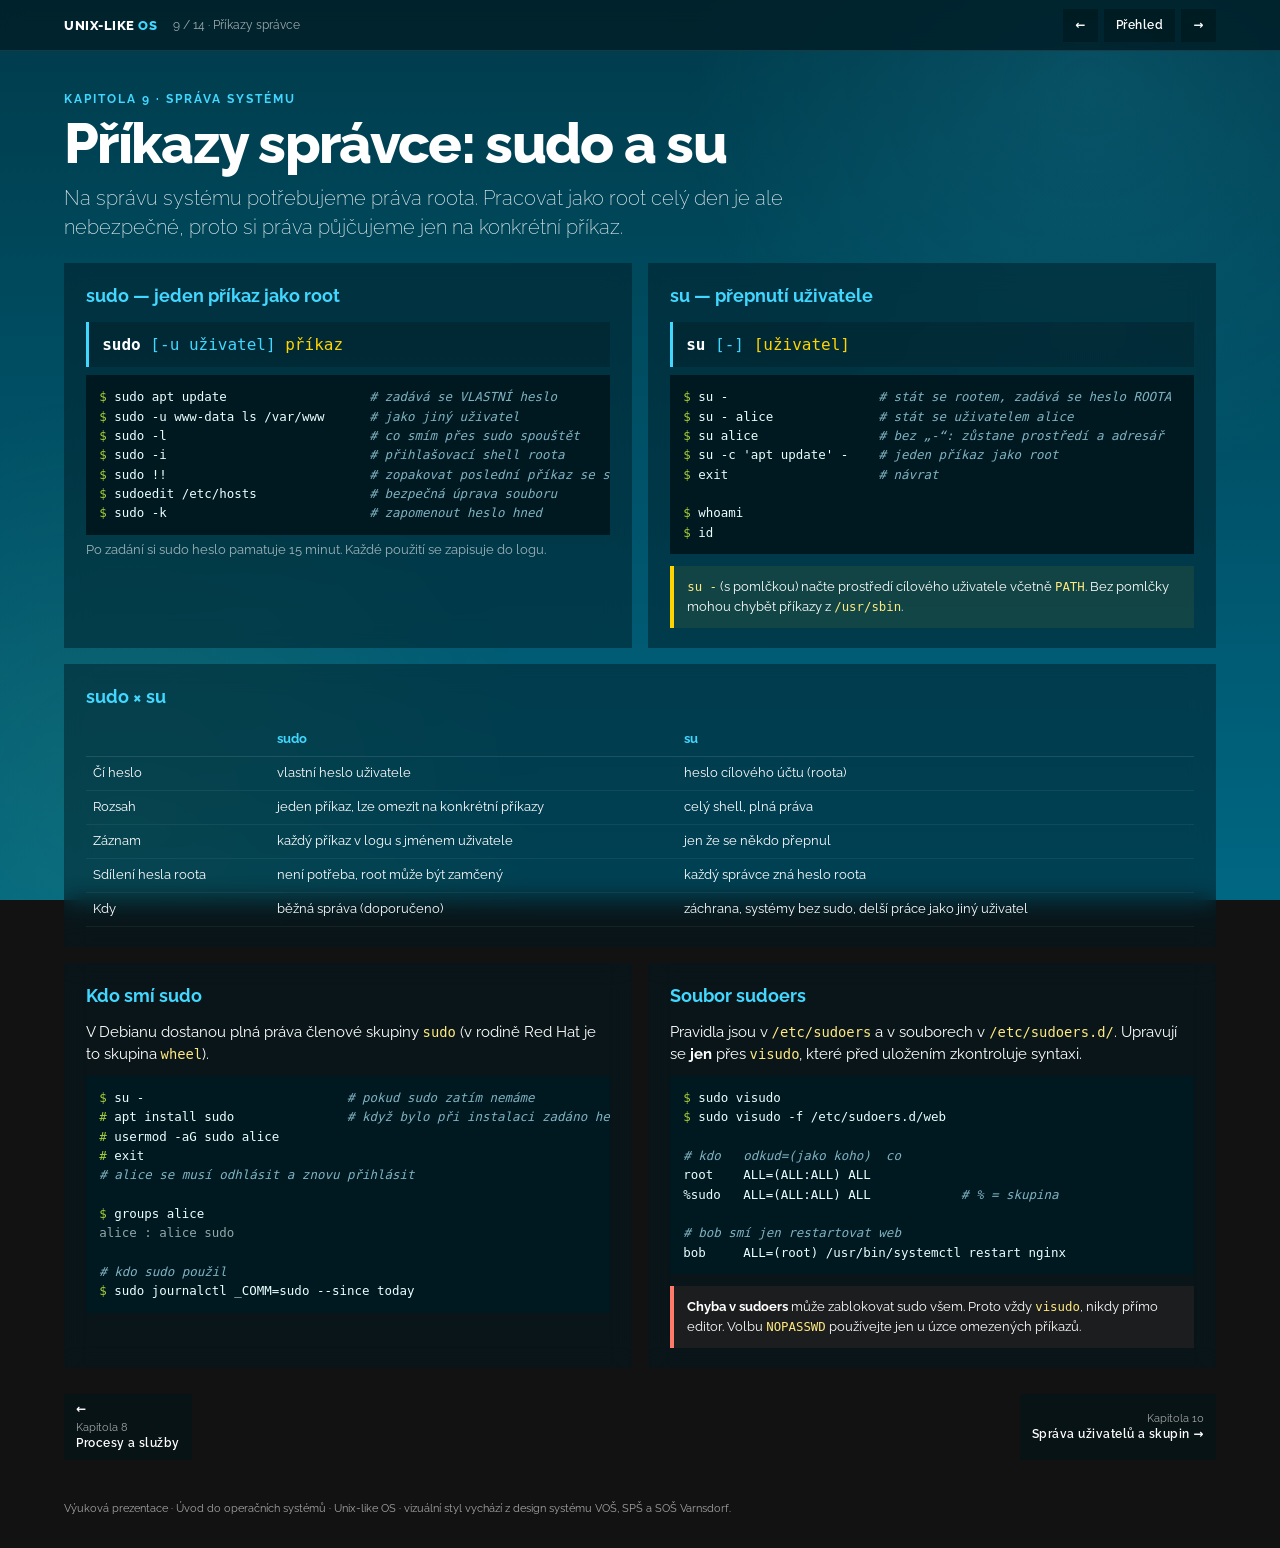
<file: kapitoly/09-prikazy-spravce.html>
<!doctype html>
<html lang="cs">
<head>
<meta charset="utf-8">
<meta name="viewport" content="width=device-width,initial-scale=1,viewport-fit=cover">
<title>Příkazy správce · Unix-like operační systémy</title>
<link rel="preconnect" href="https://fonts.googleapis.com">
<link rel="preconnect" href="https://fonts.gstatic.com" crossorigin>
<link href="https://fonts.googleapis.com/css2?family=Raleway:wght@200;400;600;700;800&display=swap" rel="stylesheet">
<link rel="stylesheet" href="../css/style.css">
</head>
<body data-chapter="9">

<div class="bar"><div class="bar-in">
  <a class="brand" href="../index.html">Unix-like <span>OS</span></a>
  <div class="bar-ch" id="barTitle">9 · Příkazy správce</div>
  <div class="bar-nav">
    <a class="btn" id="barPrev" href="../index.html" aria-label="Předchozí kapitola">←</a>
    <a class="btn" href="../index.html">Přehled</a>
    <a class="btn" id="barNext" href="10-uzivatele-a-skupiny.html" aria-label="Další kapitola">→</a>
  </div>
</div></div>

<main class="wrap chapter">
<header class="ch-head">
  <div class="kicker">Kapitola 9 · Správa systému</div>
  <h1>Příkazy správce: sudo a su</h1>
  <p class="lead">Na správu systému potřebujeme práva roota. Pracovat jako root celý den je ale nebezpečné, proto si práva půjčujeme jen na konkrétní příkaz.</p>
</header>
<div class="grid">
  <article class="card c6"><h2>sudo — jeden příkaz jako root</h2>
    <div class="syntax"><b>sudo</b> <i>[-u uživatel]</i> <em>příkaz</em></div>
<pre>$ sudo apt update                   <span class="cm"># zadává se VLASTNÍ heslo</span>
$ sudo -u www-data ls /var/www      <span class="cm"># jako jiný uživatel</span>
$ sudo -l                           <span class="cm"># co smím přes sudo spouštět</span>
$ sudo -i                           <span class="cm"># přihlašovací shell roota</span>
$ sudo !!                           <span class="cm"># zopakovat poslední příkaz se sudo</span>
$ sudoedit /etc/hosts               <span class="cm"># bezpečná úprava souboru</span>
$ sudo -k                           <span class="cm"># zapomenout heslo hned</span></pre>
    <p class="muted">Po zadání si sudo heslo pamatuje 15 minut. Každé použití se zapisuje do logu.</p>
  </article>
  <article class="card c6"><h2>su — přepnutí uživatele</h2>
    <div class="syntax"><b>su</b> <i>[-]</i> <em>[uživatel]</em></div>
<pre>$ su -                    <span class="cm"># stát se rootem, zadává se heslo ROOTA</span>
$ su - alice              <span class="cm"># stát se uživatelem alice</span>
$ su alice                <span class="cm"># bez „-“: zůstane prostředí a adresář</span>
$ su -c 'apt update' -    <span class="cm"># jeden příkaz jako root</span>
$ exit                    <span class="cm"># návrat</span>

$ whoami
$ id</pre>
    <div class="callout"><code>su -</code> (s pomlčkou) načte prostředí cílového uživatele včetně <code>PATH</code>. Bez pomlčky mohou chybět příkazy z <code>/usr/sbin</code>.</div>
  </article>

  <article class="card c12"><h2>sudo × su</h2>
    <div class="tbl"><table>
      <tr><th></th><th>sudo</th><th>su</th></tr>
      <tr><td>Čí heslo</td><td>vlastní heslo uživatele</td><td>heslo cílového účtu (roota)</td></tr>
      <tr><td>Rozsah</td><td>jeden příkaz, lze omezit na konkrétní příkazy</td><td>celý shell, plná práva</td></tr>
      <tr><td>Záznam</td><td>každý příkaz v logu s jménem uživatele</td><td>jen že se někdo přepnul</td></tr>
      <tr><td>Sdílení hesla roota</td><td>není potřeba, root může být zamčený</td><td>každý správce zná heslo roota</td></tr>
      <tr><td>Kdy</td><td>běžná správa (doporučeno)</td><td>záchrana, systémy bez sudo, delší práce jako jiný uživatel</td></tr>
    </table></div>
  </article>

  <article class="card c6"><h2>Kdo smí sudo</h2>
    <p>V Debianu dostanou plná práva členové skupiny <code>sudo</code> (v rodině Red Hat je to skupina <code>wheel</code>).</p>
<pre>$ su -                           <span class="cm"># pokud sudo zatím nemáme</span>
# apt install sudo               <span class="cm"># když bylo při instalaci zadáno heslo roota</span>
# usermod -aG sudo alice
# exit
<span class="cm"># alice se musí odhlásit a znovu přihlásit</span>

$ groups alice
<span class="out">alice : alice sudo</span>

<span class="cm"># kdo sudo použil</span>
$ sudo journalctl _COMM=sudo --since today</pre>
  </article>
  <article class="card c6"><h2>Soubor sudoers</h2>
    <p>Pravidla jsou v <code>/etc/sudoers</code> a v souborech v <code>/etc/sudoers.d/</code>. Upravují se <b>jen</b> přes <code>visudo</code>, které před uložením zkontroluje syntaxi.</p>
<pre>$ sudo visudo
$ sudo visudo -f /etc/sudoers.d/web

<span class="cm"># kdo   odkud=(jako koho)  co</span>
root    ALL=(ALL:ALL) ALL
%sudo   ALL=(ALL:ALL) ALL            <span class="cm"># % = skupina</span>

<span class="cm"># bob smí jen restartovat web</span>
bob     ALL=(root) /usr/bin/systemctl restart nginx</pre>
    <div class="callout warn"><b>Chyba v sudoers</b> může zablokovat sudo všem. Proto vždy <code>visudo</code>, nikdy přímo editor. Volbu <code>NOPASSWD</code> používejte jen u úzce omezených příkazů.</div>
  </article>
</div>
</main>


<div class="wrap"><nav class="pager" id="pager"></nav></div>
<footer>Výuková prezentace · Úvod do operačních systémů · Unix-like OS · vizuální styl vychází z design systému VOŠ, SPŠ a SOŠ Varnsdorf.</footer>

<script src="../js/app.js"></script>
</body>
</html>
</file>
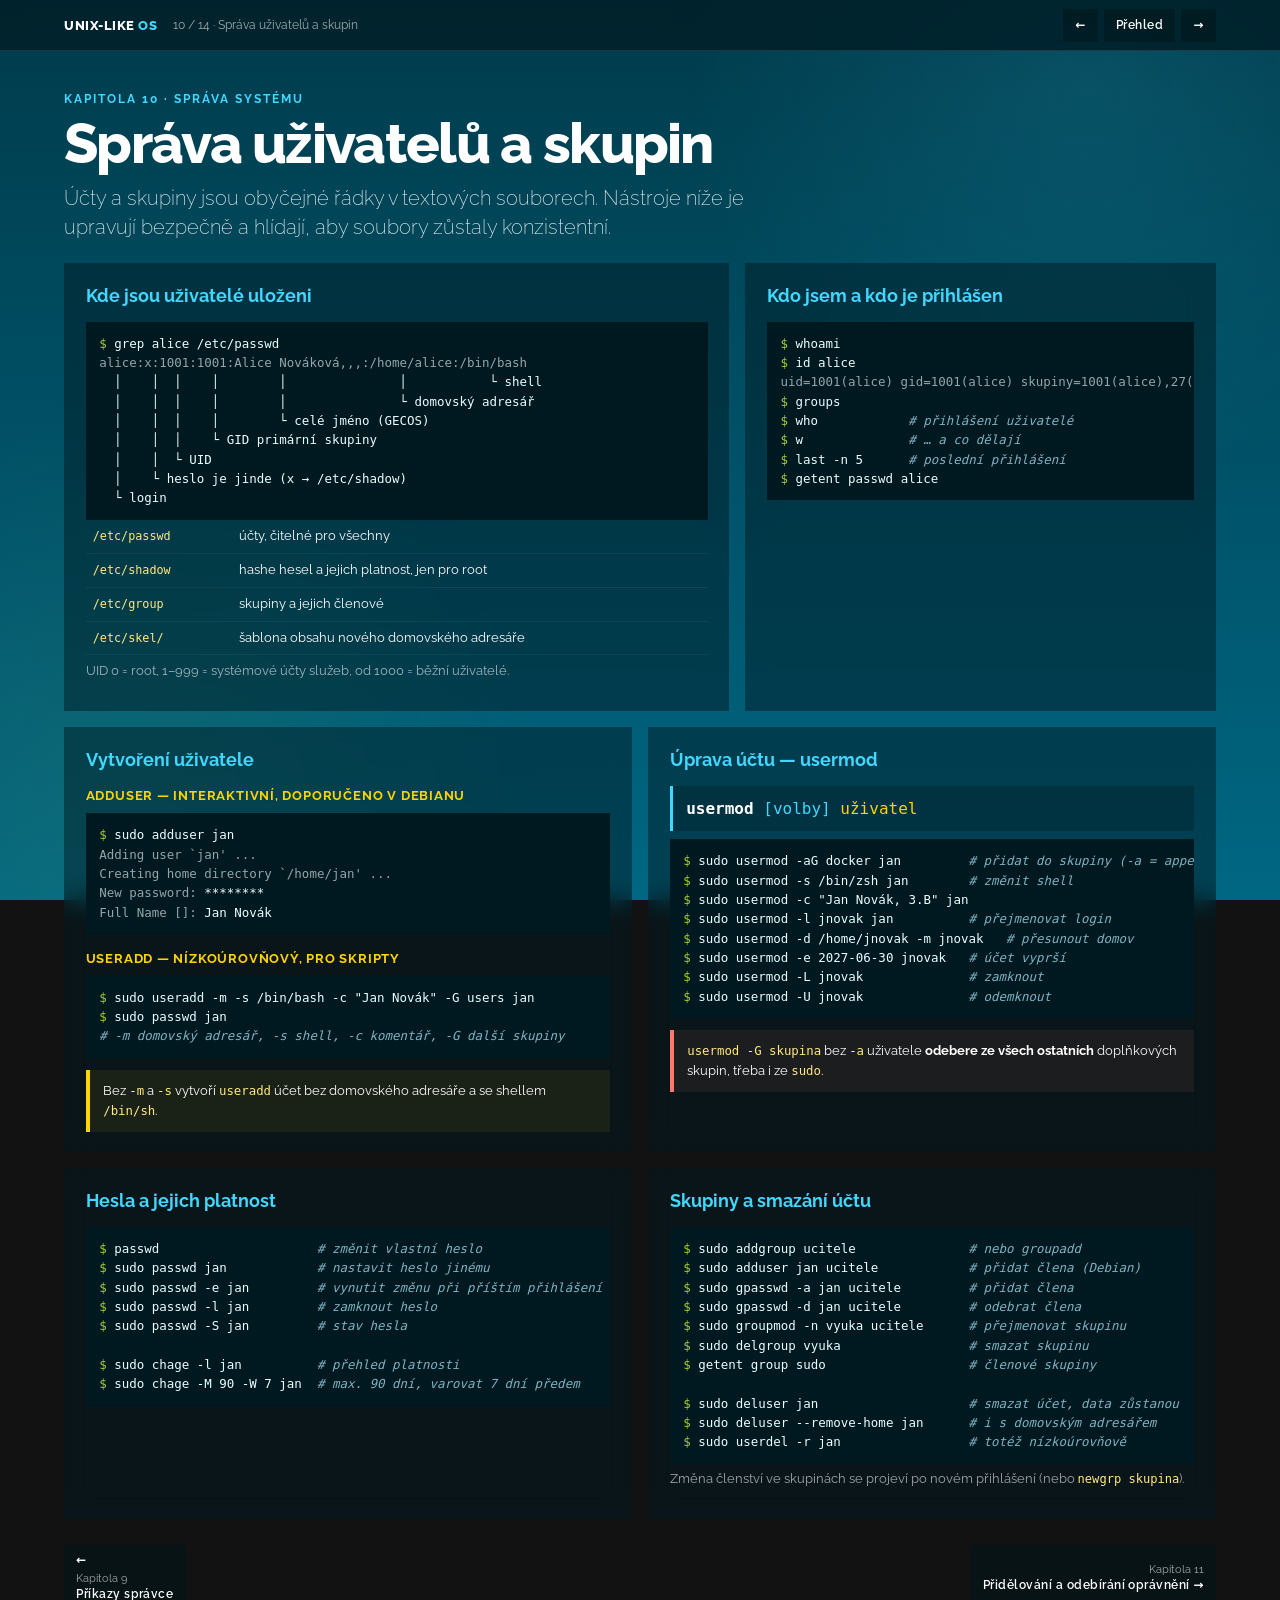
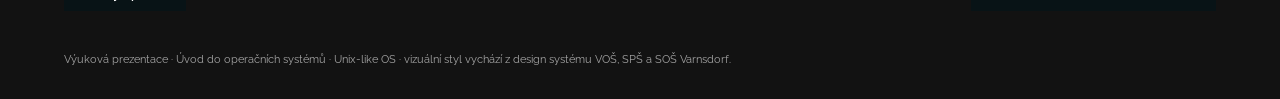
<file: kapitoly/10-uzivatele-a-skupiny.html>
<!doctype html>
<html lang="cs">
<head>
<meta charset="utf-8">
<meta name="viewport" content="width=device-width,initial-scale=1,viewport-fit=cover">
<title>Správa uživatelů a skupin · Unix-like operační systémy</title>
<link rel="preconnect" href="https://fonts.googleapis.com">
<link rel="preconnect" href="https://fonts.gstatic.com" crossorigin>
<link href="https://fonts.googleapis.com/css2?family=Raleway:wght@200;400;600;700;800&display=swap" rel="stylesheet">
<link rel="stylesheet" href="../css/style.css">
</head>
<body data-chapter="10">

<div class="bar"><div class="bar-in">
  <a class="brand" href="../index.html">Unix-like <span>OS</span></a>
  <div class="bar-ch" id="barTitle">10 · Správa uživatelů a skupin</div>
  <div class="bar-nav">
    <a class="btn" id="barPrev" href="../index.html" aria-label="Předchozí kapitola">←</a>
    <a class="btn" href="../index.html">Přehled</a>
    <a class="btn" id="barNext" href="11-opravneni.html" aria-label="Další kapitola">→</a>
  </div>
</div></div>

<main class="wrap chapter">
<header class="ch-head">
  <div class="kicker">Kapitola 10 · Správa systému</div>
  <h1>Správa uživatelů a skupin</h1>
  <p class="lead">Účty a skupiny jsou obyčejné řádky v textových souborech. Nástroje níže je upravují bezpečně a hlídají, aby soubory zůstaly konzistentní.</p>
</header>
<div class="grid">
  <article class="card c7"><h2>Kde jsou uživatelé uloženi</h2>
<pre>$ grep alice /etc/passwd
<span class="out">alice:x:1001:1001:Alice Nováková,,,:/home/alice:/bin/bash</span>
  │    │  │    │        │               │           └ shell
  │    │  │    │        │               └ domovský adresář
  │    │  │    │        └ celé jméno (GECOS)
  │    │  │    └ GID primární skupiny
  │    │  └ UID
  │    └ heslo je jinde (x → /etc/shadow)
  └ login</pre>
    <div class="tbl"><table>
      <tr><td><code>/etc/passwd</code></td><td>účty, čitelné pro všechny</td></tr>
      <tr><td><code>/etc/shadow</code></td><td>hashe hesel a jejich platnost, jen pro root</td></tr>
      <tr><td><code>/etc/group</code></td><td>skupiny a jejich členové</td></tr>
      <tr><td><code>/etc/skel/</code></td><td>šablona obsahu nového domovského adresáře</td></tr>
    </table></div>
    <p class="muted">UID 0 = root, 1–999 = systémové účty služeb, od 1000 = běžní uživatelé.</p>
  </article>
  <article class="card c5"><h2>Kdo jsem a kdo je přihlášen</h2>
<pre>$ whoami
$ id alice
<span class="out">uid=1001(alice) gid=1001(alice) skupiny=1001(alice),27(sudo)</span>
$ groups
$ who            <span class="cm"># přihlášení uživatelé</span>
$ w              <span class="cm"># … a co dělají</span>
$ last -n 5      <span class="cm"># poslední přihlášení</span>
$ getent passwd alice</pre>
  </article>

  <article class="card c6"><h2>Vytvoření uživatele</h2>
    <h3>adduser — interaktivní, doporučeno v Debianu</h3>
<pre>$ sudo adduser jan
<span class="out">Adding user `jan' ...
Creating home directory `/home/jan' ...
New password:</span> ********
<span class="out">Full Name []:</span> Jan Novák</pre>
    <h3>useradd — nízkoúrovňový, pro skripty</h3>
<pre>$ sudo useradd -m -s /bin/bash -c "Jan Novák" -G users jan
$ sudo passwd jan
<span class="cm"># -m domovský adresář, -s shell, -c komentář, -G další skupiny</span></pre>
    <div class="callout">Bez <code>-m</code> a <code>-s</code> vytvoří <code>useradd</code> účet bez domovského adresáře a se shellem <code>/bin/sh</code>.</div>
  </article>
  <article class="card c6"><h2>Úprava účtu — usermod</h2>
    <div class="syntax"><b>usermod</b> <i>[volby]</i> <em>uživatel</em></div>
<pre>$ sudo usermod -aG docker jan         <span class="cm"># přidat do skupiny (-a = append!)</span>
$ sudo usermod -s /bin/zsh jan        <span class="cm"># změnit shell</span>
$ sudo usermod -c "Jan Novák, 3.B" jan
$ sudo usermod -l jnovak jan          <span class="cm"># přejmenovat login</span>
$ sudo usermod -d /home/jnovak -m jnovak   <span class="cm"># přesunout domov</span>
$ sudo usermod -e 2027-06-30 jnovak   <span class="cm"># účet vyprší</span>
$ sudo usermod -L jnovak              <span class="cm"># zamknout</span>
$ sudo usermod -U jnovak              <span class="cm"># odemknout</span></pre>
    <div class="callout warn"><code>usermod -G skupina</code> bez <code>-a</code> uživatele <b>odebere ze všech ostatních</b> doplňkových skupin, třeba i ze <code>sudo</code>.</div>
  </article>

  <article class="card c6"><h2>Hesla a jejich platnost</h2>
<pre>$ passwd                     <span class="cm"># změnit vlastní heslo</span>
$ sudo passwd jan            <span class="cm"># nastavit heslo jinému</span>
$ sudo passwd -e jan         <span class="cm"># vynutit změnu při příštím přihlášení</span>
$ sudo passwd -l jan         <span class="cm"># zamknout heslo</span>
$ sudo passwd -S jan         <span class="cm"># stav hesla</span>

$ sudo chage -l jan          <span class="cm"># přehled platnosti</span>
$ sudo chage -M 90 -W 7 jan  <span class="cm"># max. 90 dní, varovat 7 dní předem</span></pre>
  </article>
  <article class="card c6"><h2>Skupiny a smazání účtu</h2>
<pre>$ sudo addgroup ucitele               <span class="cm"># nebo groupadd</span>
$ sudo adduser jan ucitele            <span class="cm"># přidat člena (Debian)</span>
$ sudo gpasswd -a jan ucitele         <span class="cm"># přidat člena</span>
$ sudo gpasswd -d jan ucitele         <span class="cm"># odebrat člena</span>
$ sudo groupmod -n vyuka ucitele      <span class="cm"># přejmenovat skupinu</span>
$ sudo delgroup vyuka                 <span class="cm"># smazat skupinu</span>
$ getent group sudo                   <span class="cm"># členové skupiny</span>

$ sudo deluser jan                    <span class="cm"># smazat účet, data zůstanou</span>
$ sudo deluser --remove-home jan      <span class="cm"># i s domovským adresářem</span>
$ sudo userdel -r jan                 <span class="cm"># totéž nízkoúrovňově</span></pre>
    <p class="muted">Změna členství ve skupinách se projeví po novém přihlášení (nebo <code>newgrp skupina</code>).</p>
  </article>
</div>
</main>


<div class="wrap"><nav class="pager" id="pager"></nav></div>
<footer>Výuková prezentace · Úvod do operačních systémů · Unix-like OS · vizuální styl vychází z design systému VOŠ, SPŠ a SOŠ Varnsdorf.</footer>

<script src="../js/app.js"></script>
</body>
</html>
</file>
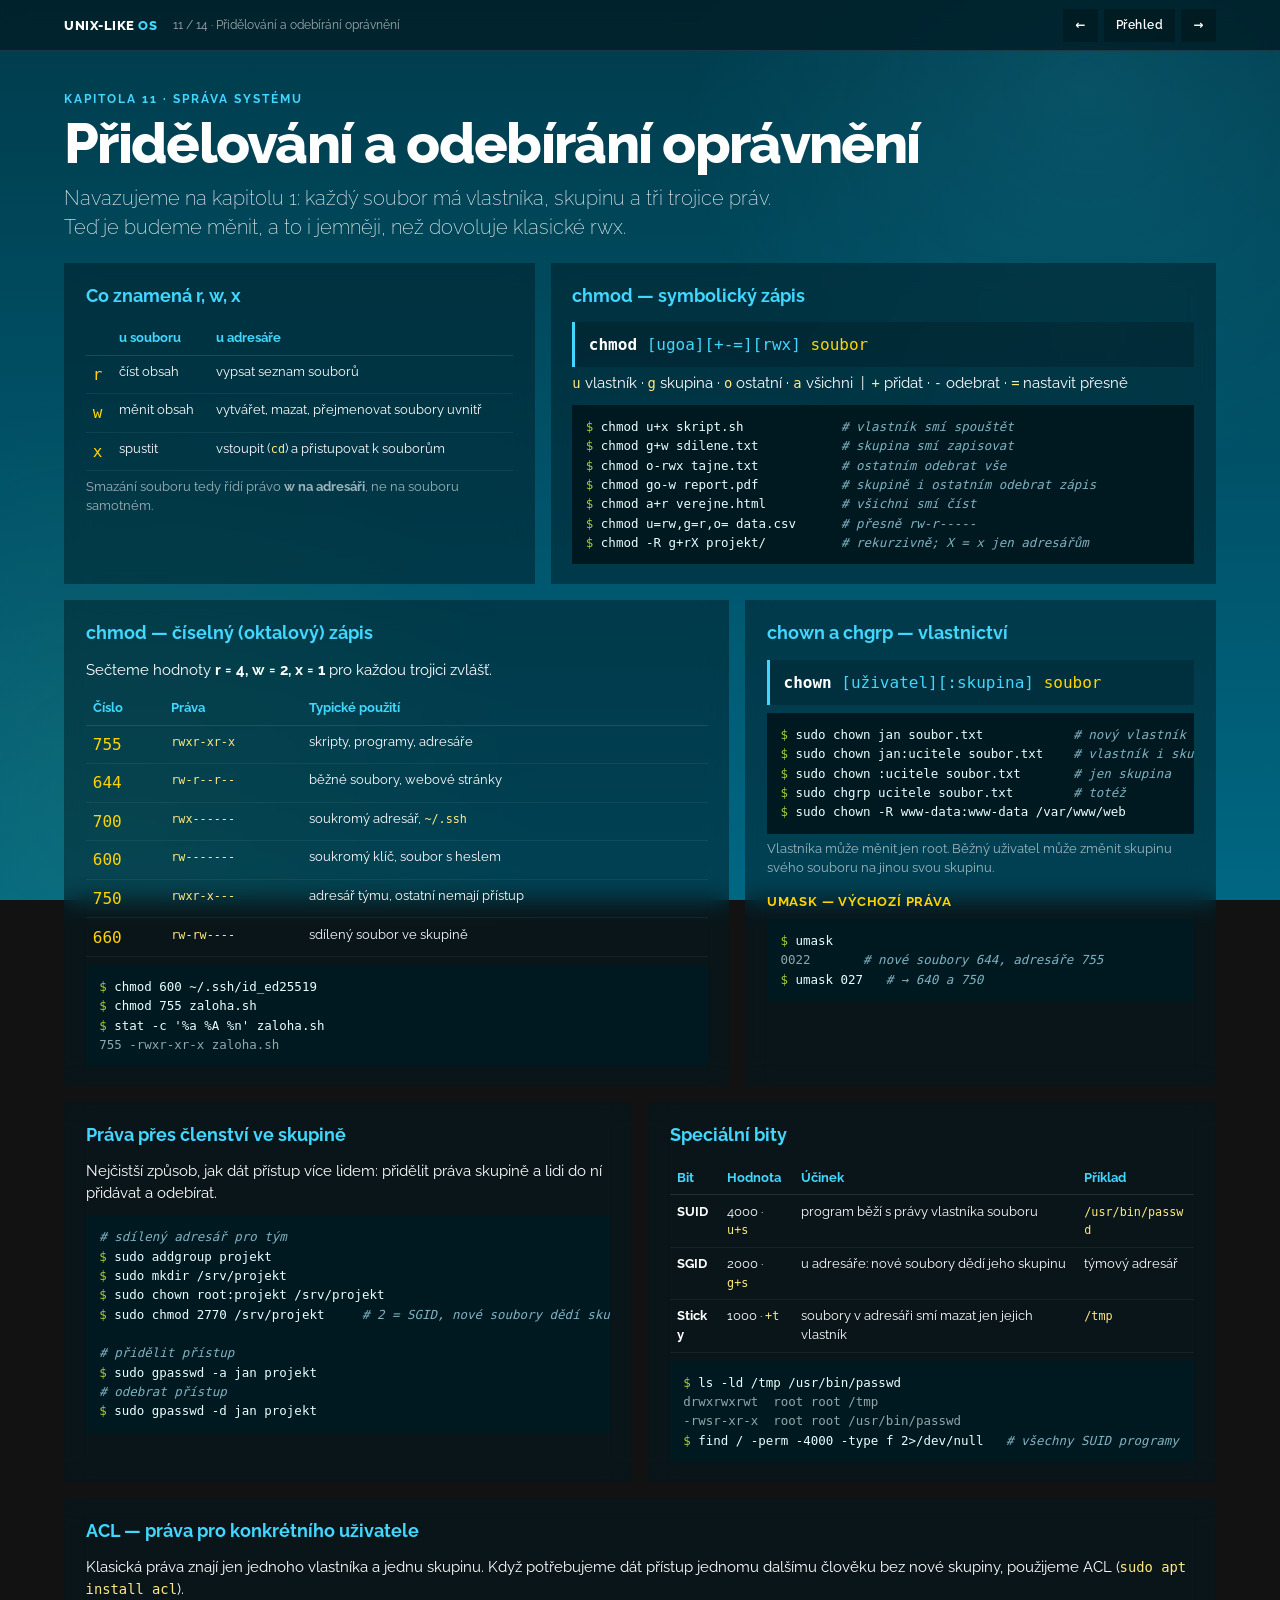
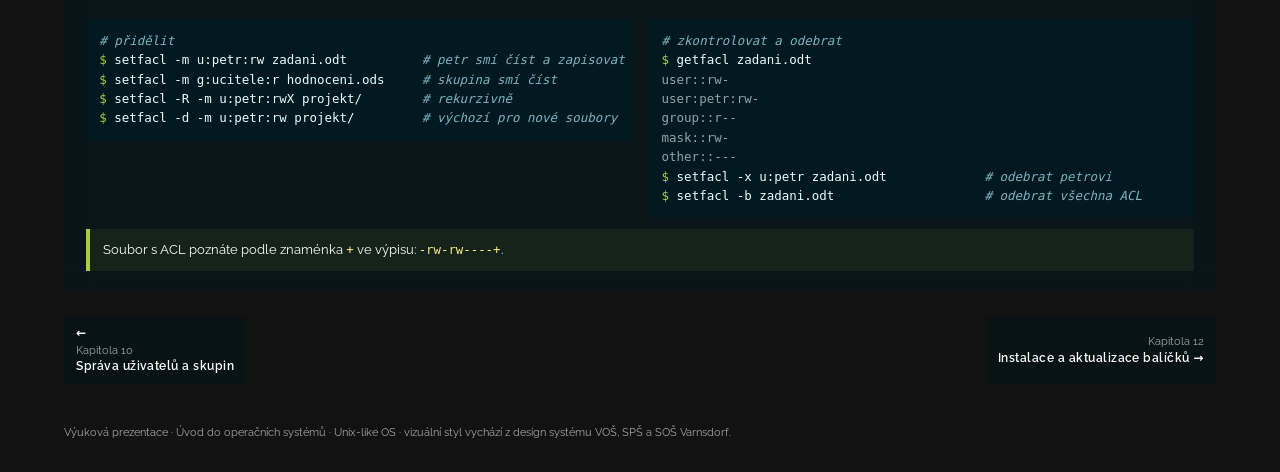
<file: kapitoly/11-opravneni.html>
<!doctype html>
<html lang="cs">
<head>
<meta charset="utf-8">
<meta name="viewport" content="width=device-width,initial-scale=1,viewport-fit=cover">
<title>Přidělování a odebírání oprávnění · Unix-like operační systémy</title>
<link rel="preconnect" href="https://fonts.googleapis.com">
<link rel="preconnect" href="https://fonts.gstatic.com" crossorigin>
<link href="https://fonts.googleapis.com/css2?family=Raleway:wght@200;400;600;700;800&display=swap" rel="stylesheet">
<link rel="stylesheet" href="../css/style.css">
</head>
<body data-chapter="11">

<div class="bar"><div class="bar-in">
  <a class="brand" href="../index.html">Unix-like <span>OS</span></a>
  <div class="bar-ch" id="barTitle">11 · Přidělování a odebírání oprávnění</div>
  <div class="bar-nav">
    <a class="btn" id="barPrev" href="../index.html" aria-label="Předchozí kapitola">←</a>
    <a class="btn" href="../index.html">Přehled</a>
    <a class="btn" id="barNext" href="12-balicky.html" aria-label="Další kapitola">→</a>
  </div>
</div></div>

<main class="wrap chapter">
<header class="ch-head">
  <div class="kicker">Kapitola 11 · Správa systému</div>
  <h1>Přidělování a odebírání oprávnění</h1>
  <p class="lead">Navazujeme na kapitolu 1: každý soubor má vlastníka, skupinu a tři trojice práv. Teď je budeme měnit, a to i jemněji, než dovoluje klasické rwx.</p>
</header>
<div class="grid">
  <article class="card c5"><h2>Co znamená r, w, x</h2>
    <div class="tbl"><table>
      <tr><th></th><th>u souboru</th><th>u adresáře</th></tr>
      <tr><td class="perms">r</td><td>číst obsah</td><td>vypsat seznam souborů</td></tr>
      <tr><td class="perms">w</td><td>měnit obsah</td><td>vytvářet, mazat, přejmenovat soubory uvnitř</td></tr>
      <tr><td class="perms">x</td><td>spustit</td><td>vstoupit (<code>cd</code>) a přistupovat k souborům</td></tr>
    </table></div>
    <p class="muted">Smazání souboru tedy řídí právo <b>w na adresáři</b>, ne na souboru samotném.</p>
  </article>
  <article class="card c7"><h2>chmod — symbolický zápis</h2>
    <div class="syntax"><b>chmod</b> <i>[ugoa][+-=][rwx]</i> <em>soubor</em></div>
    <p><code>u</code> vlastník · <code>g</code> skupina · <code>o</code> ostatní · <code>a</code> všichni &nbsp;|&nbsp; <code>+</code> přidat · <code>-</code> odebrat · <code>=</code> nastavit přesně</p>
<pre>$ chmod u+x skript.sh             <span class="cm"># vlastník smí spouštět</span>
$ chmod g+w sdilene.txt           <span class="cm"># skupina smí zapisovat</span>
$ chmod o-rwx tajne.txt           <span class="cm"># ostatním odebrat vše</span>
$ chmod go-w report.pdf           <span class="cm"># skupině i ostatním odebrat zápis</span>
$ chmod a+r verejne.html          <span class="cm"># všichni smí číst</span>
$ chmod u=rw,g=r,o= data.csv      <span class="cm"># přesně rw-r-----</span>
$ chmod -R g+rX projekt/          <span class="cm"># rekurzivně; X = x jen adresářům</span></pre>
  </article>

  <article class="card c7"><h2>chmod — číselný (oktalový) zápis</h2>
    <p>Sečteme hodnoty <b>r = 4, w = 2, x = 1</b> pro každou trojici zvlášť.</p>
    <div class="tbl"><table>
      <tr><th>Číslo</th><th>Práva</th><th>Typické použití</th></tr>
      <tr><td class="perms">755</td><td><code>rwxr-xr-x</code></td><td>skripty, programy, adresáře</td></tr>
      <tr><td class="perms">644</td><td><code>rw-r--r--</code></td><td>běžné soubory, webové stránky</td></tr>
      <tr><td class="perms">700</td><td><code>rwx------</code></td><td>soukromý adresář, <code>~/.ssh</code></td></tr>
      <tr><td class="perms">600</td><td><code>rw-------</code></td><td>soukromý klíč, soubor s heslem</td></tr>
      <tr><td class="perms">750</td><td><code>rwxr-x---</code></td><td>adresář týmu, ostatní nemají přístup</td></tr>
      <tr><td class="perms">660</td><td><code>rw-rw----</code></td><td>sdílený soubor ve skupině</td></tr>
    </table></div>
<pre>$ chmod 600 ~/.ssh/id_ed25519
$ chmod 755 zaloha.sh
$ stat -c '%a %A %n' zaloha.sh
<span class="out">755 -rwxr-xr-x zaloha.sh</span></pre>
  </article>
  <article class="card c5"><h2>chown a chgrp — vlastnictví</h2>
    <div class="syntax"><b>chown</b> <i>[uživatel][:skupina]</i> <em>soubor</em></div>
<pre>$ sudo chown jan soubor.txt            <span class="cm"># nový vlastník</span>
$ sudo chown jan:ucitele soubor.txt    <span class="cm"># vlastník i skupina</span>
$ sudo chown :ucitele soubor.txt       <span class="cm"># jen skupina</span>
$ sudo chgrp ucitele soubor.txt        <span class="cm"># totéž</span>
$ sudo chown -R www-data:www-data /var/www/web</pre>
    <p class="muted">Vlastníka může měnit jen root. Běžný uživatel může změnit skupinu svého souboru na jinou svou skupinu.</p>
    <h3>umask — výchozí práva</h3>
<pre>$ umask
<span class="out">0022</span>       <span class="cm"># nové soubory 644, adresáře 755</span>
$ umask 027   <span class="cm"># → 640 a 750</span></pre>
  </article>

  <article class="card c6"><h2>Práva přes členství ve skupině</h2>
    <p>Nejčistší způsob, jak dát přístup více lidem: přidělit práva skupině a lidi do ní přidávat a odebírat.</p>
<pre><span class="cm"># sdílený adresář pro tým</span>
$ sudo addgroup projekt
$ sudo mkdir /srv/projekt
$ sudo chown root:projekt /srv/projekt
$ sudo chmod 2770 /srv/projekt     <span class="cm"># 2 = SGID, nové soubory dědí skupinu</span>

<span class="cm"># přidělit přístup</span>
$ sudo gpasswd -a jan projekt
<span class="cm"># odebrat přístup</span>
$ sudo gpasswd -d jan projekt</pre>
  </article>
  <article class="card c6"><h2>Speciální bity</h2>
    <div class="tbl"><table>
      <tr><th>Bit</th><th>Hodnota</th><th>Účinek</th><th>Příklad</th></tr>
      <tr><td><b>SUID</b></td><td>4000 · <code>u+s</code></td><td>program běží s právy vlastníka souboru</td><td><code>/usr/bin/passwd</code></td></tr>
      <tr><td><b>SGID</b></td><td>2000 · <code>g+s</code></td><td>u adresáře: nové soubory dědí jeho skupinu</td><td>týmový adresář</td></tr>
      <tr><td><b>Sticky</b></td><td>1000 · <code>+t</code></td><td>soubory v adresáři smí mazat jen jejich vlastník</td><td><code>/tmp</code></td></tr>
    </table></div>
<pre>$ ls -ld /tmp /usr/bin/passwd
<span class="out">drwxrwxrwt  root root /tmp
-rwsr-xr-x  root root /usr/bin/passwd</span>
$ find / -perm -4000 -type f 2&gt;/dev/null   <span class="cm"># všechny SUID programy</span></pre>
  </article>

  <article class="card c12"><h2>ACL — práva pro konkrétního uživatele</h2>
    <p>Klasická práva znají jen jednoho vlastníka a jednu skupinu. Když potřebujeme dát přístup jednomu dalšímu člověku bez nové skupiny, použijeme ACL (<code>sudo apt install acl</code>).</p>
    <div class="grid" style="margin:0">
      <div class="c6">
<pre><span class="cm"># přidělit</span>
$ setfacl -m u:petr:rw zadani.odt          <span class="cm"># petr smí číst a zapisovat</span>
$ setfacl -m g:ucitele:r hodnoceni.ods     <span class="cm"># skupina smí číst</span>
$ setfacl -R -m u:petr:rwX projekt/        <span class="cm"># rekurzivně</span>
$ setfacl -d -m u:petr:rw projekt/         <span class="cm"># výchozí pro nové soubory</span></pre>
      </div>
      <div class="c6">
<pre><span class="cm"># zkontrolovat a odebrat</span>
$ getfacl zadani.odt
<span class="out">user::rw-
user:petr:rw-
group::r--
mask::rw-
other::---</span>
$ setfacl -x u:petr zadani.odt             <span class="cm"># odebrat petrovi</span>
$ setfacl -b zadani.odt                    <span class="cm"># odebrat všechna ACL</span></pre>
      </div>
    </div>
    <div class="callout ok">Soubor s ACL poznáte podle znaménka <code>+</code> ve výpisu: <code>-rw-rw----+</code>.</div>
  </article>
</div>
</main>


<div class="wrap"><nav class="pager" id="pager"></nav></div>
<footer>Výuková prezentace · Úvod do operačních systémů · Unix-like OS · vizuální styl vychází z design systému VOŠ, SPŠ a SOŠ Varnsdorf.</footer>

<script src="../js/app.js"></script>
</body>
</html>
</file>
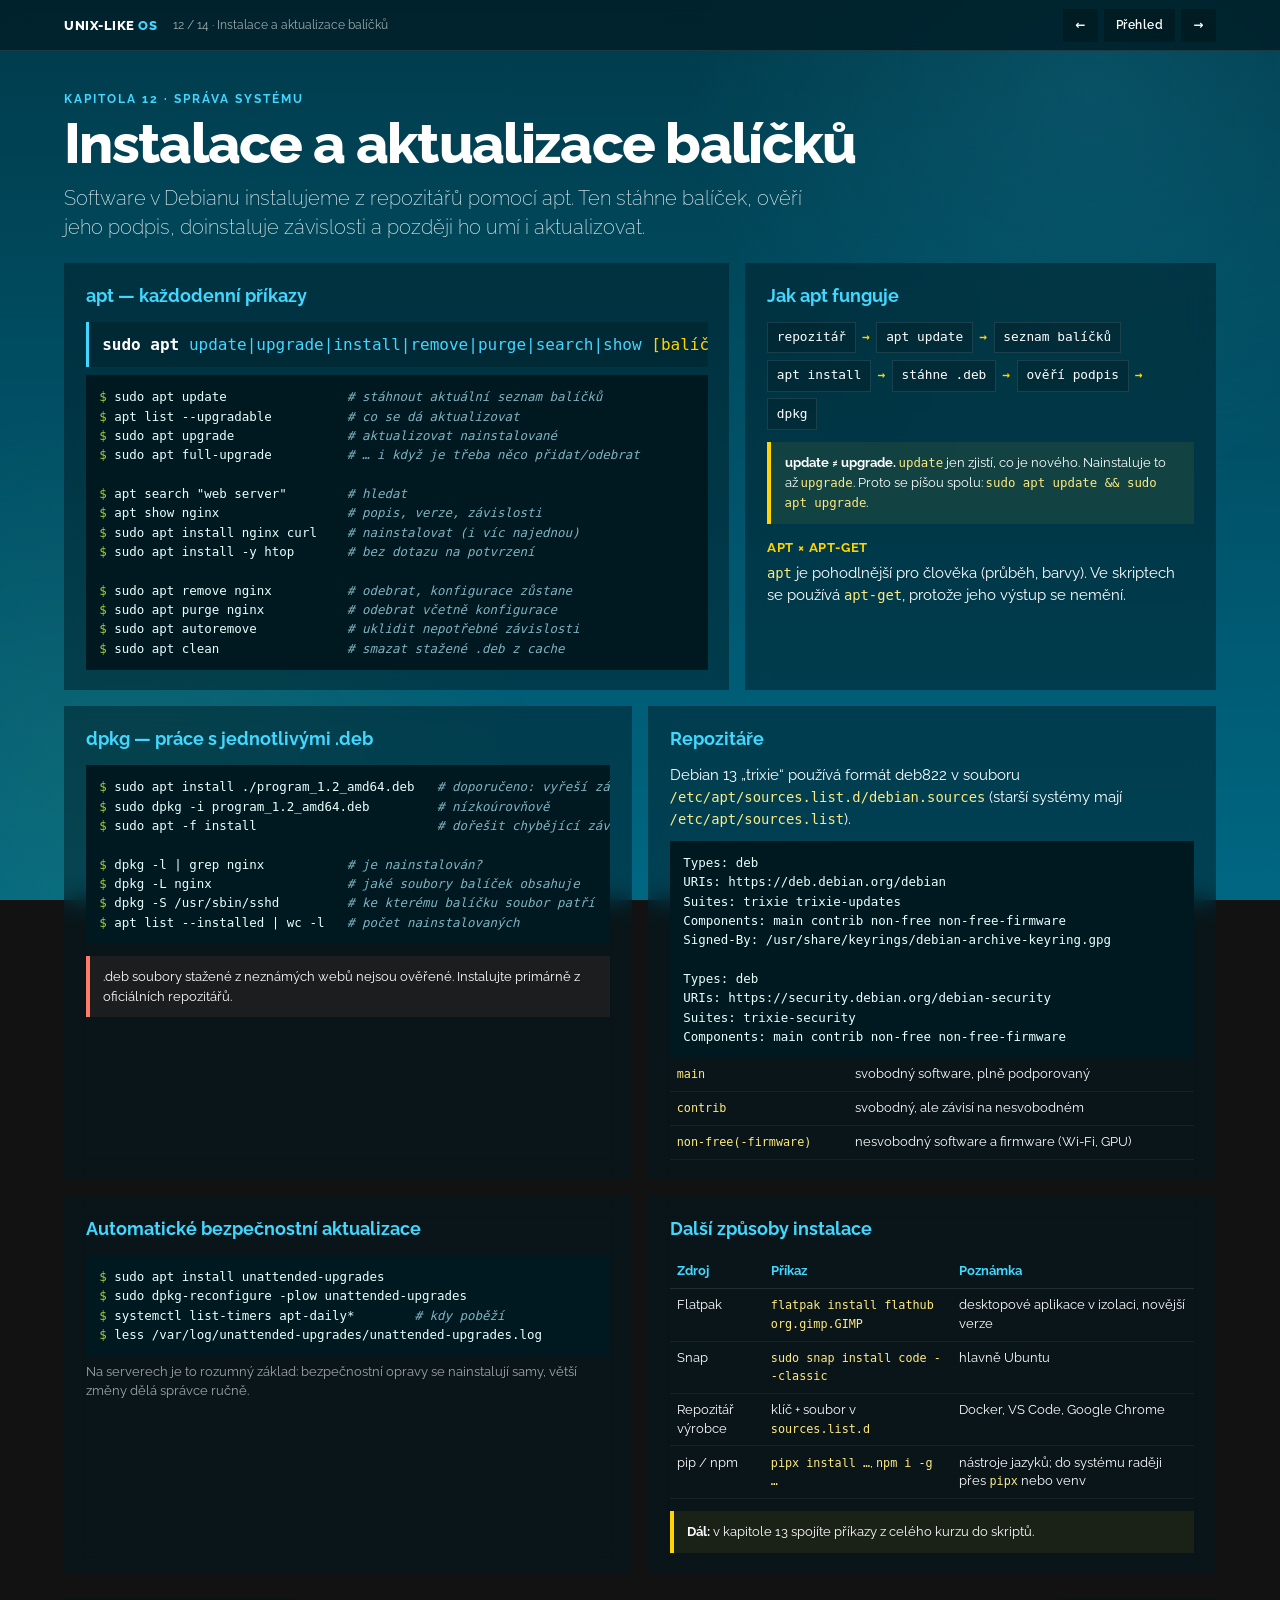
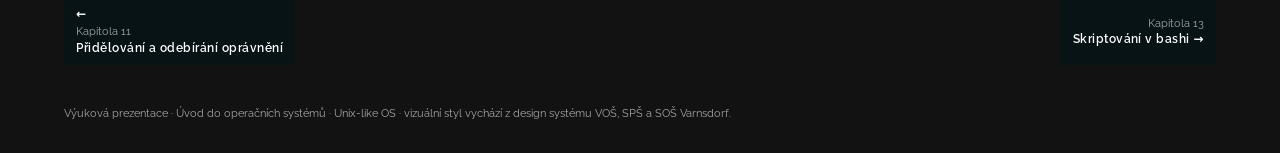
<file: kapitoly/12-balicky.html>
<!doctype html>
<html lang="cs">
<head>
<meta charset="utf-8">
<meta name="viewport" content="width=device-width,initial-scale=1,viewport-fit=cover">
<title>Instalace a aktualizace balíčků · Unix-like operační systémy</title>
<link rel="preconnect" href="https://fonts.googleapis.com">
<link rel="preconnect" href="https://fonts.gstatic.com" crossorigin>
<link href="https://fonts.googleapis.com/css2?family=Raleway:wght@200;400;600;700;800&display=swap" rel="stylesheet">
<link rel="stylesheet" href="../css/style.css">
</head>
<body data-chapter="12">

<div class="bar"><div class="bar-in">
  <a class="brand" href="../index.html">Unix-like <span>OS</span></a>
  <div class="bar-ch" id="barTitle">12 · Instalace a aktualizace balíčků</div>
  <div class="bar-nav">
    <a class="btn" id="barPrev" href="../index.html" aria-label="Předchozí kapitola">←</a>
    <a class="btn" href="../index.html">Přehled</a>
    <a class="btn" id="barNext" href="13-skriptovani.html" aria-label="Další kapitola">→</a>
  </div>
</div></div>

<main class="wrap chapter">
<header class="ch-head">
  <div class="kicker">Kapitola 12 · Správa systému</div>
  <h1>Instalace a aktualizace balíčků</h1>
  <p class="lead">Software v Debianu instalujeme z repozitářů pomocí apt. Ten stáhne balíček, ověří jeho podpis, doinstaluje závislosti a později ho umí i aktualizovat.</p>
</header>
<div class="grid">
  <article class="card c7"><h2>apt — každodenní příkazy</h2>
    <div class="syntax"><b>sudo apt</b> <i>update|upgrade|install|remove|purge|search|show</i> <em>[balíček]</em></div>
<pre>$ sudo apt update                <span class="cm"># stáhnout aktuální seznam balíčků</span>
$ apt list --upgradable          <span class="cm"># co se dá aktualizovat</span>
$ sudo apt upgrade               <span class="cm"># aktualizovat nainstalované</span>
$ sudo apt full-upgrade          <span class="cm"># … i když je třeba něco přidat/odebrat</span>

$ apt search "web server"        <span class="cm"># hledat</span>
$ apt show nginx                 <span class="cm"># popis, verze, závislosti</span>
$ sudo apt install nginx curl    <span class="cm"># nainstalovat (i víc najednou)</span>
$ sudo apt install -y htop       <span class="cm"># bez dotazu na potvrzení</span>

$ sudo apt remove nginx          <span class="cm"># odebrat, konfigurace zůstane</span>
$ sudo apt purge nginx           <span class="cm"># odebrat včetně konfigurace</span>
$ sudo apt autoremove            <span class="cm"># uklidit nepotřebné závislosti</span>
$ sudo apt clean                 <span class="cm"># smazat stažené .deb z cache</span></pre>
  </article>
  <article class="card c5"><h2>Jak apt funguje</h2>
    <div class="flow"><span>repozitář</span><i>→</i><span>apt update</span><i>→</i><span>seznam balíčků</span></div>
    <div class="flow"><span>apt install</span><i>→</i><span>stáhne .deb</span><i>→</i><span>ověří podpis</span><i>→</i><span>dpkg</span></div>
    <div class="callout"><b>update ≠ upgrade.</b> <code>update</code> jen zjistí, co je nového. Nainstaluje to až <code>upgrade</code>. Proto se píšou spolu: <code>sudo apt update &amp;&amp; sudo apt upgrade</code>.</div>
    <h3>apt × apt-get</h3>
    <p><code>apt</code> je pohodlnější pro člověka (průběh, barvy). Ve skriptech se používá <code>apt-get</code>, protože jeho výstup se nemění.</p>
  </article>

  <article class="card c6"><h2>dpkg — práce s jednotlivými .deb</h2>
<pre>$ sudo apt install ./program_1.2_amd64.deb   <span class="cm"># doporučeno: vyřeší závislosti</span>
$ sudo dpkg -i program_1.2_amd64.deb         <span class="cm"># nízkoúrovňově</span>
$ sudo apt -f install                        <span class="cm"># dořešit chybějící závislosti</span>

$ dpkg -l | grep nginx           <span class="cm"># je nainstalován?</span>
$ dpkg -L nginx                  <span class="cm"># jaké soubory balíček obsahuje</span>
$ dpkg -S /usr/sbin/sshd         <span class="cm"># ke kterému balíčku soubor patří</span>
$ apt list --installed | wc -l   <span class="cm"># počet nainstalovaných</span></pre>
    <div class="callout warn">.deb soubory stažené z neznámých webů nejsou ověřené. Instalujte primárně z oficiálních repozitářů.</div>
  </article>
  <article class="card c6"><h2>Repozitáře</h2>
    <p>Debian 13 „trixie“ používá formát deb822 v souboru <code>/etc/apt/sources.list.d/debian.sources</code> (starší systémy mají <code>/etc/apt/sources.list</code>).</p>
<pre>Types: deb
URIs: https://deb.debian.org/debian
Suites: trixie trixie-updates
Components: main contrib non-free non-free-firmware
Signed-By: /usr/share/keyrings/debian-archive-keyring.gpg

Types: deb
URIs: https://security.debian.org/debian-security
Suites: trixie-security
Components: main contrib non-free non-free-firmware</pre>
    <div class="tbl"><table>
      <tr><td><code>main</code></td><td>svobodný software, plně podporovaný</td></tr>
      <tr><td><code>contrib</code></td><td>svobodný, ale závisí na nesvobodném</td></tr>
      <tr><td><code>non-free(-firmware)</code></td><td>nesvobodný software a firmware (Wi-Fi, GPU)</td></tr>
    </table></div>
  </article>

  <article class="card c6"><h2>Automatické bezpečnostní aktualizace</h2>
<pre>$ sudo apt install unattended-upgrades
$ sudo dpkg-reconfigure -plow unattended-upgrades
$ systemctl list-timers apt-daily*        <span class="cm"># kdy poběží</span>
$ less /var/log/unattended-upgrades/unattended-upgrades.log</pre>
    <p class="muted">Na serverech je to rozumný základ: bezpečnostní opravy se nainstalují samy, větší změny dělá správce ručně.</p>
  </article>
  <article class="card c6"><h2>Další způsoby instalace</h2>
    <div class="tbl"><table>
      <tr><th>Zdroj</th><th>Příkaz</th><th>Poznámka</th></tr>
      <tr><td>Flatpak</td><td><code>flatpak install flathub org.gimp.GIMP</code></td><td>desktopové aplikace v izolaci, novější verze</td></tr>
      <tr><td>Snap</td><td><code>sudo snap install code --classic</code></td><td>hlavně Ubuntu</td></tr>
      <tr><td>Repozitář výrobce</td><td>klíč + soubor v <code>sources.list.d</code></td><td>Docker, VS Code, Google Chrome</td></tr>
      <tr><td>pip / npm</td><td><code>pipx install …</code>, <code>npm i -g …</code></td><td>nástroje jazyků; do systému raději přes <code>pipx</code> nebo venv</td></tr>
    </table></div>
    <div class="callout"><b>Dál:</b> v kapitole 13 spojíte příkazy z celého kurzu do skriptů.</div>
  </article>
</div>
</main>


<div class="wrap"><nav class="pager" id="pager"></nav></div>
<footer>Výuková prezentace · Úvod do operačních systémů · Unix-like OS · vizuální styl vychází z design systému VOŠ, SPŠ a SOŠ Varnsdorf.</footer>

<script src="../js/app.js"></script>
</body>
</html>
</file>
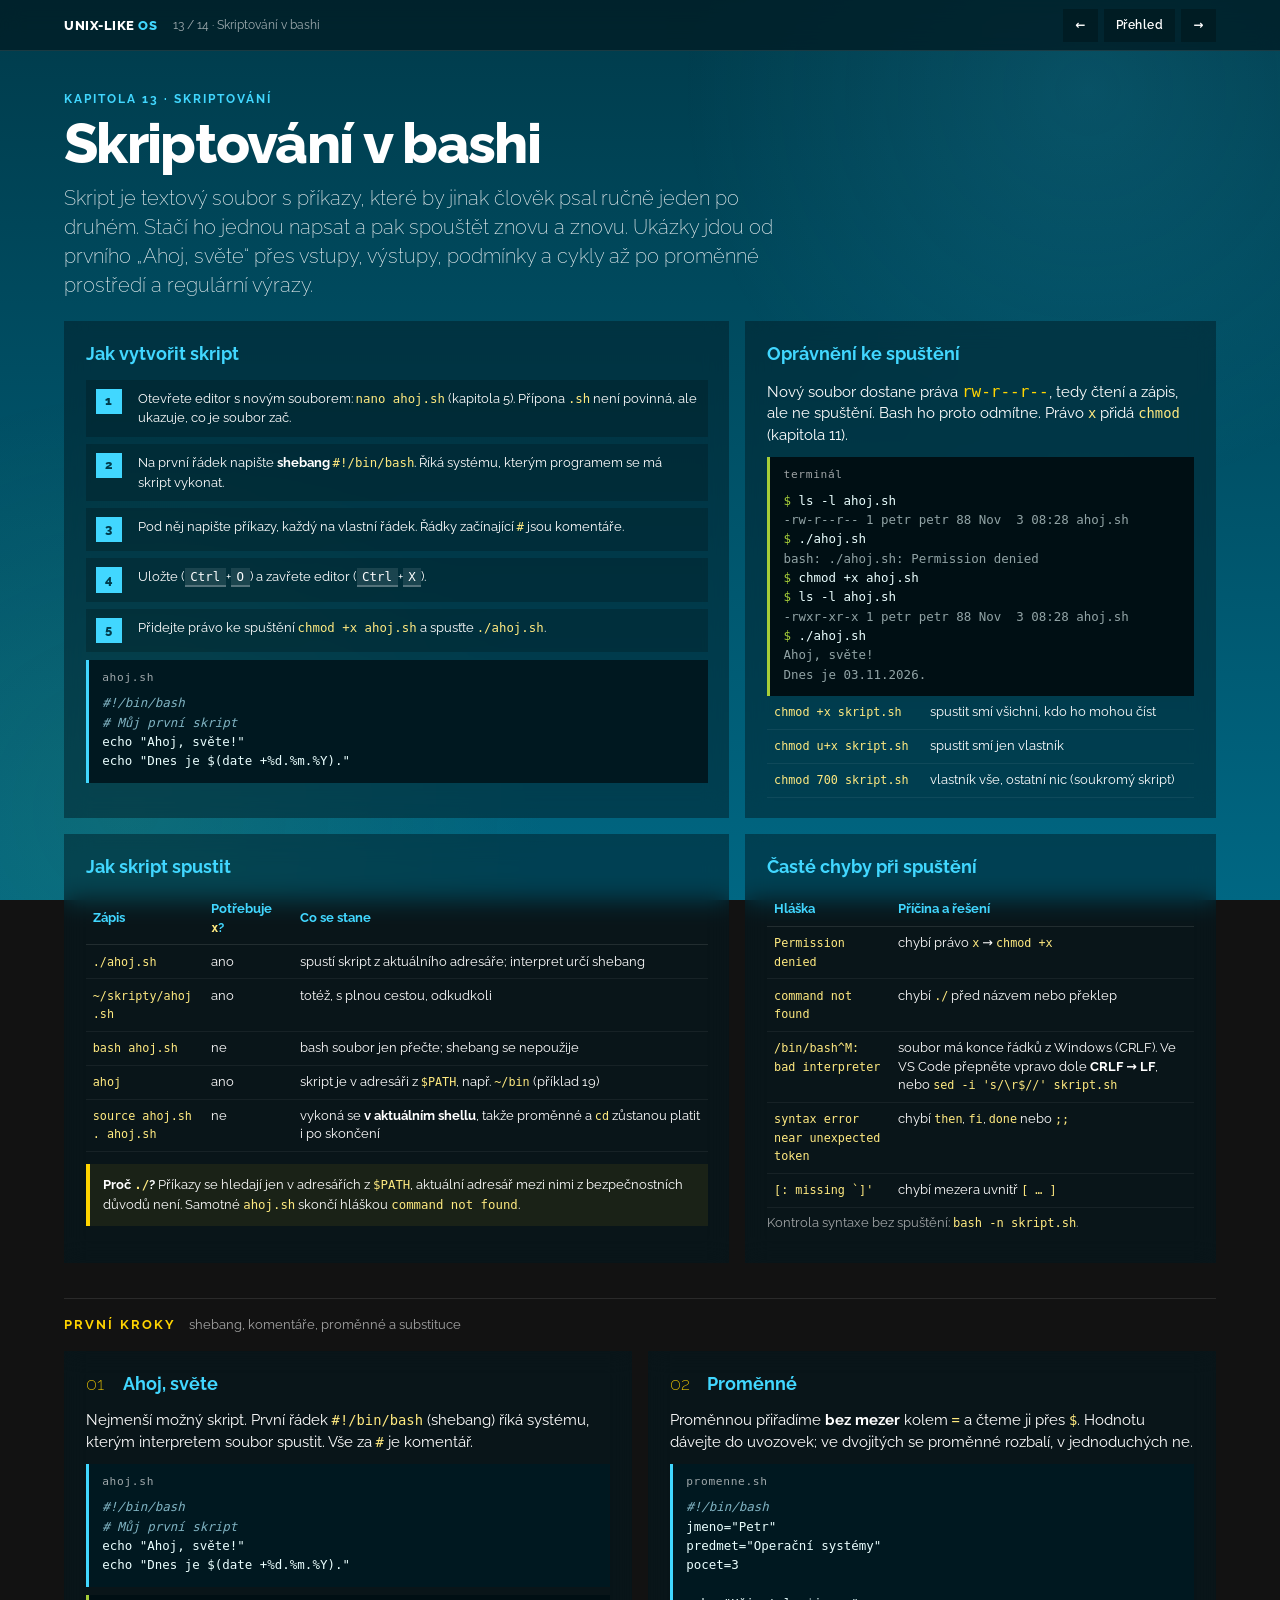
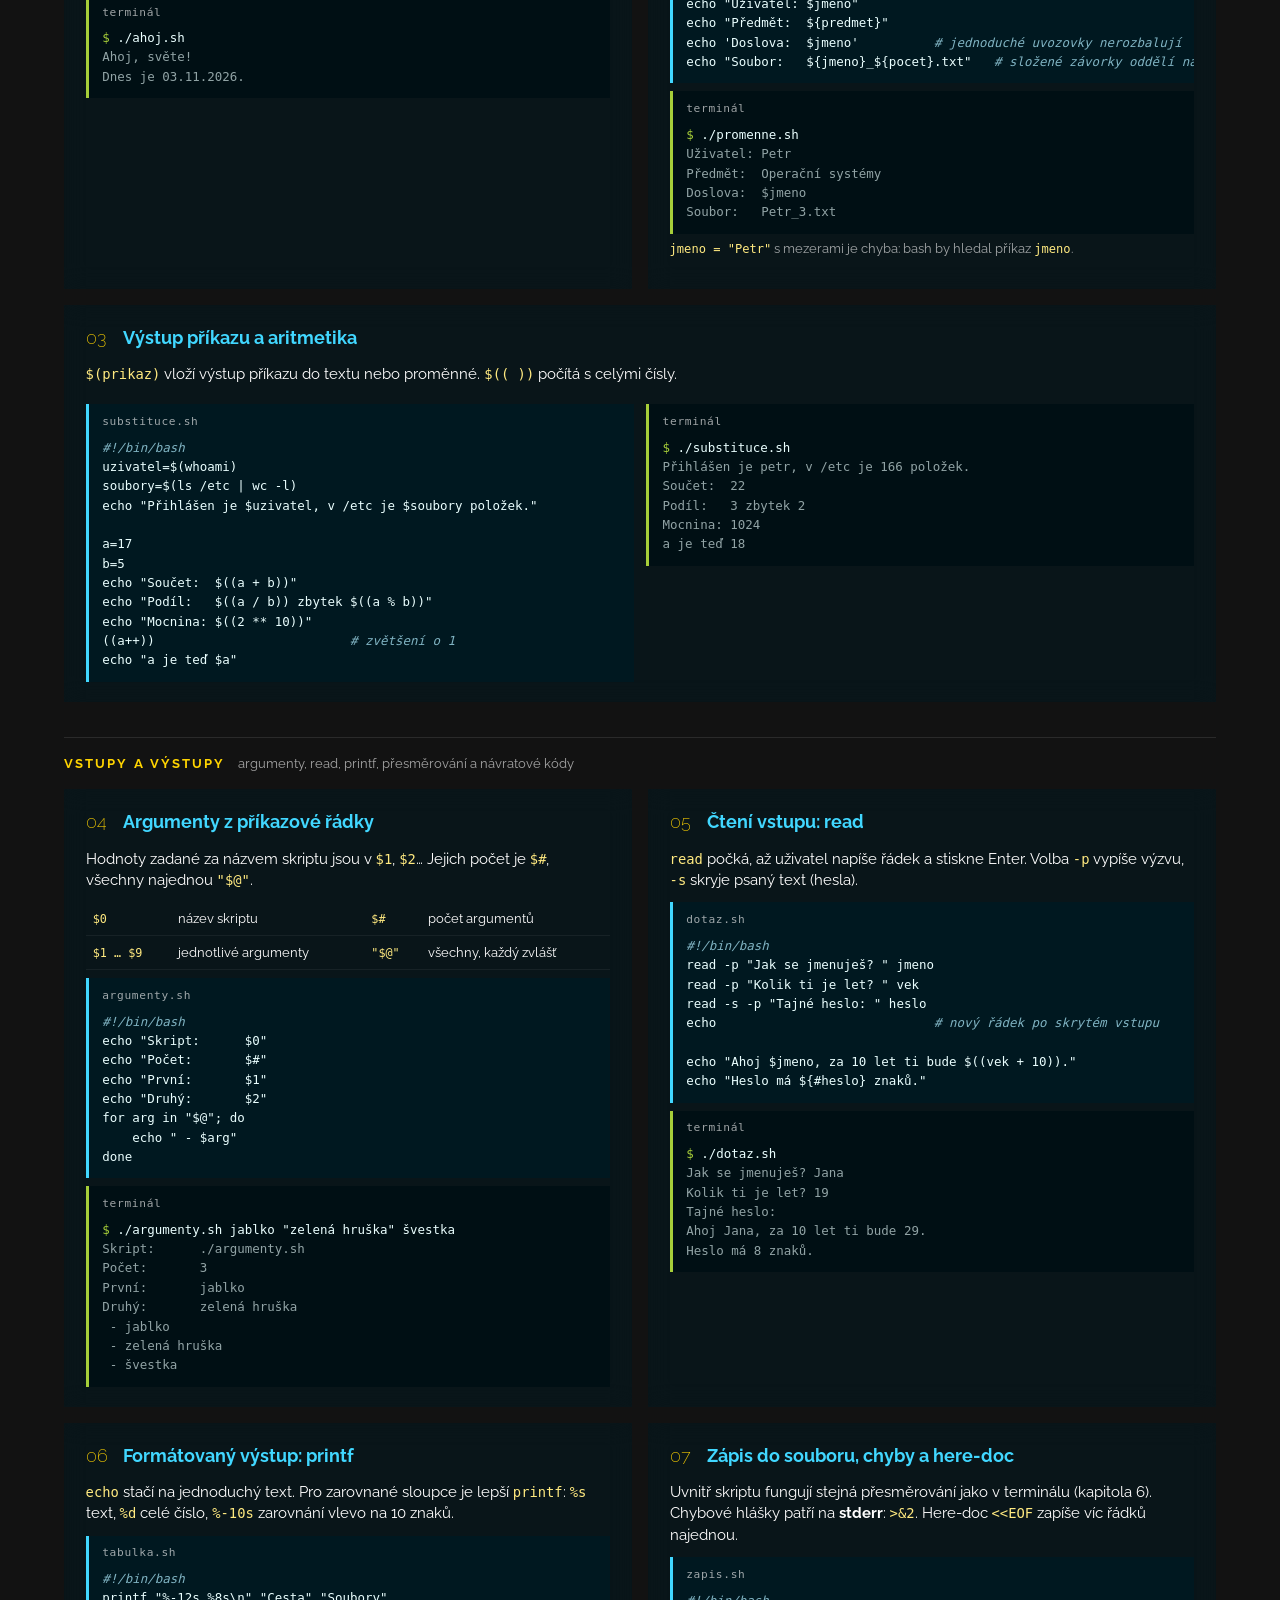
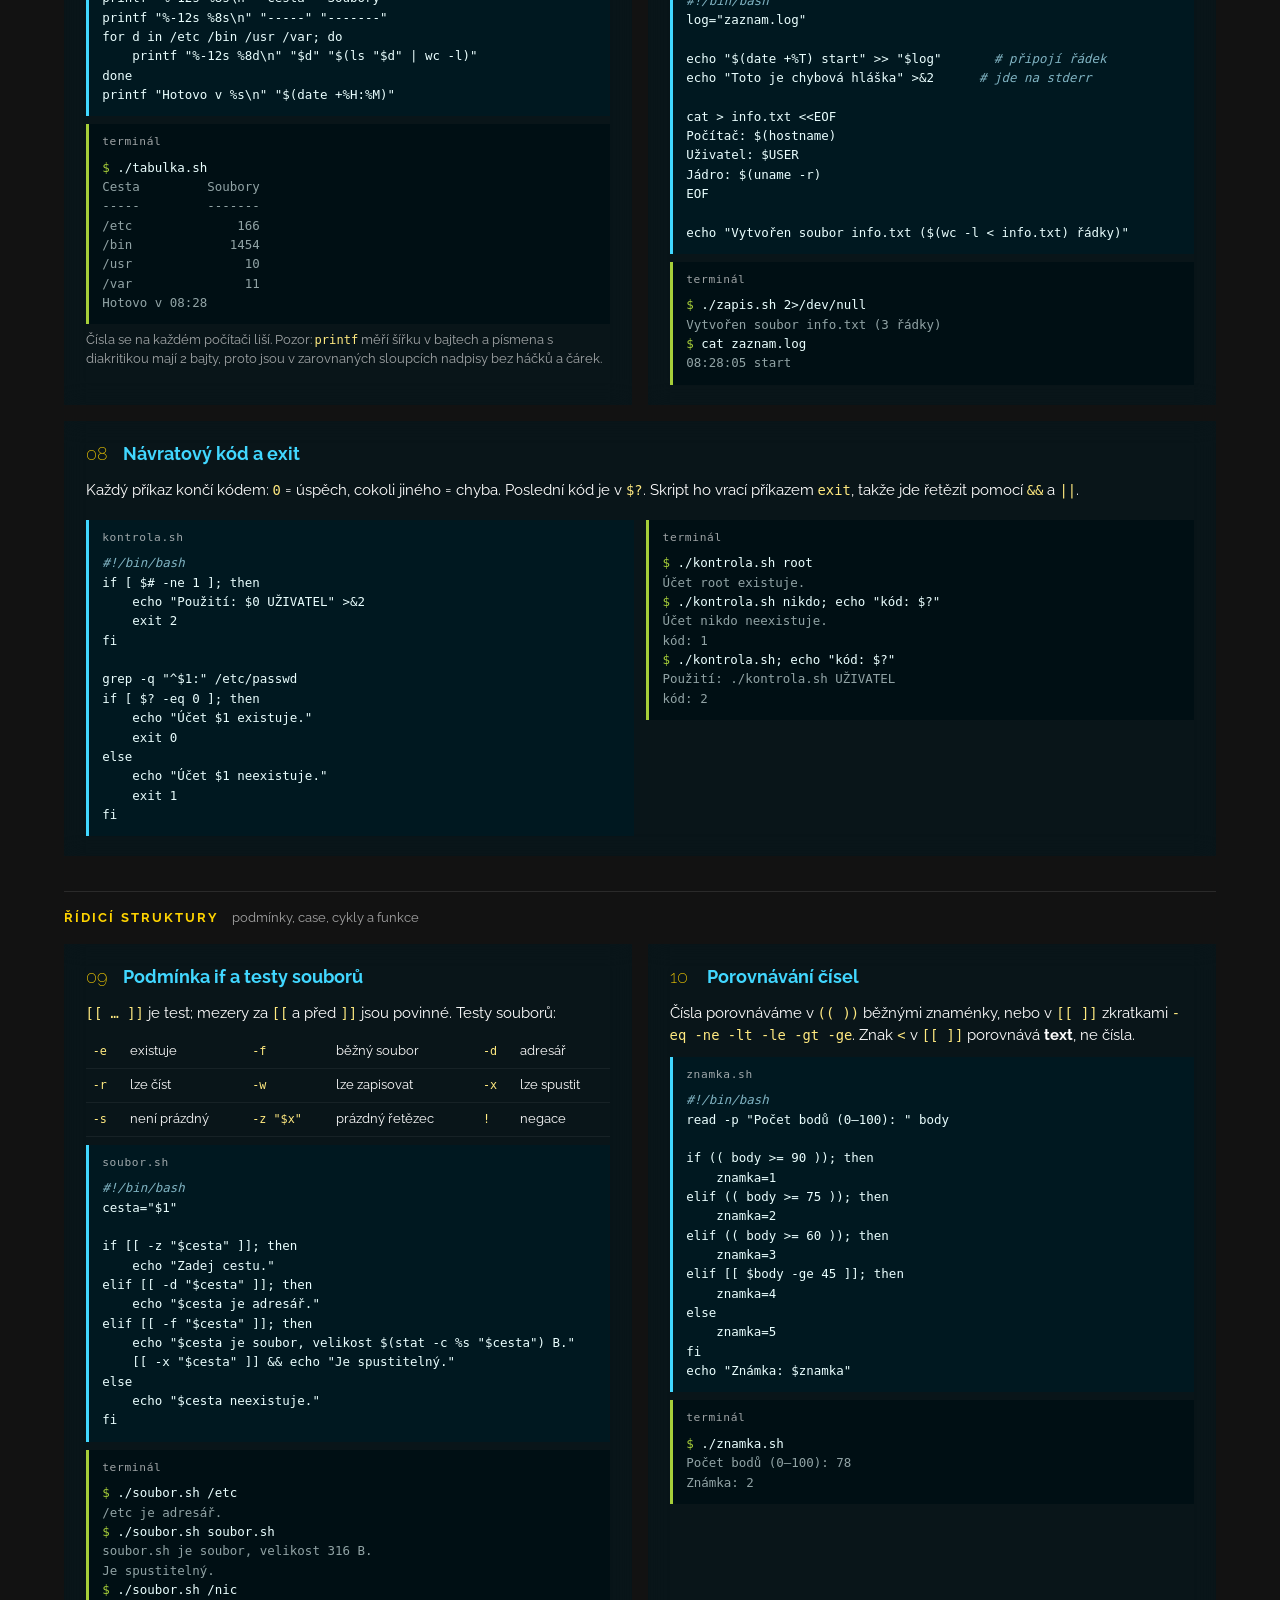
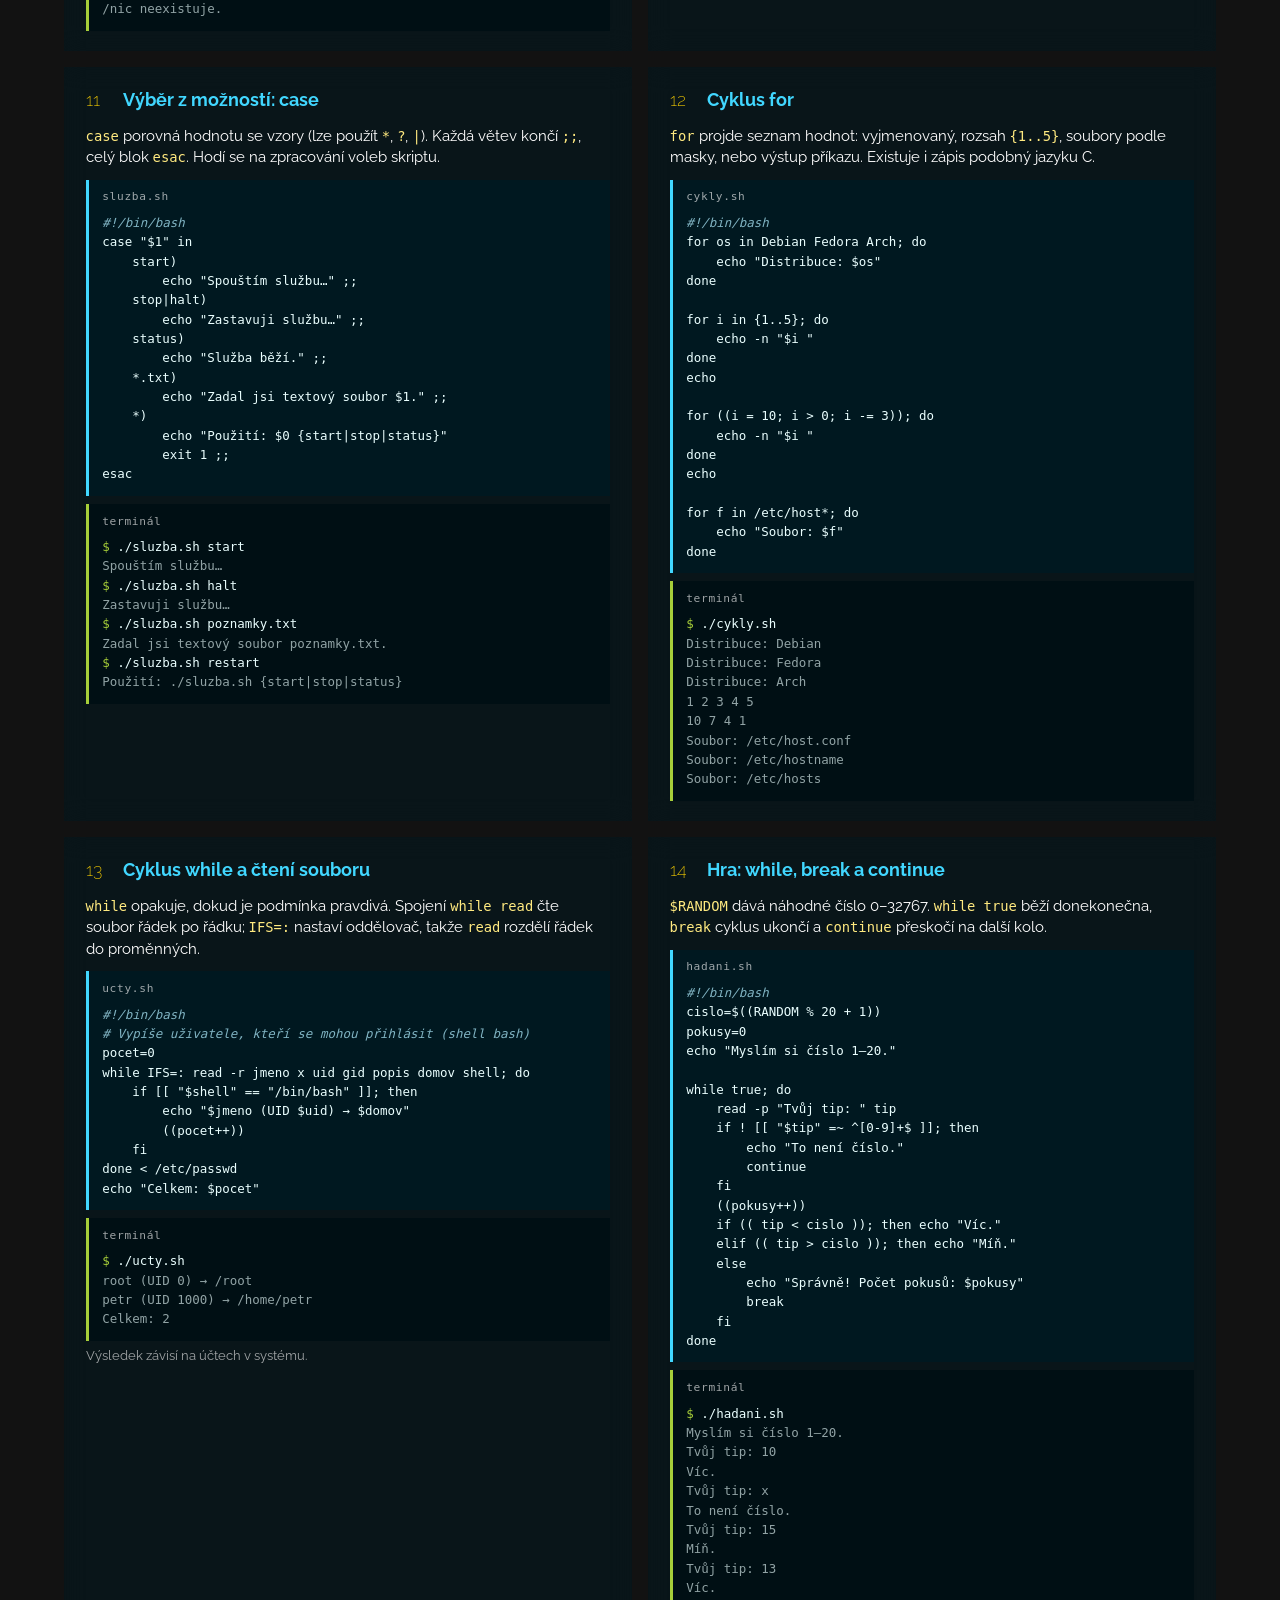
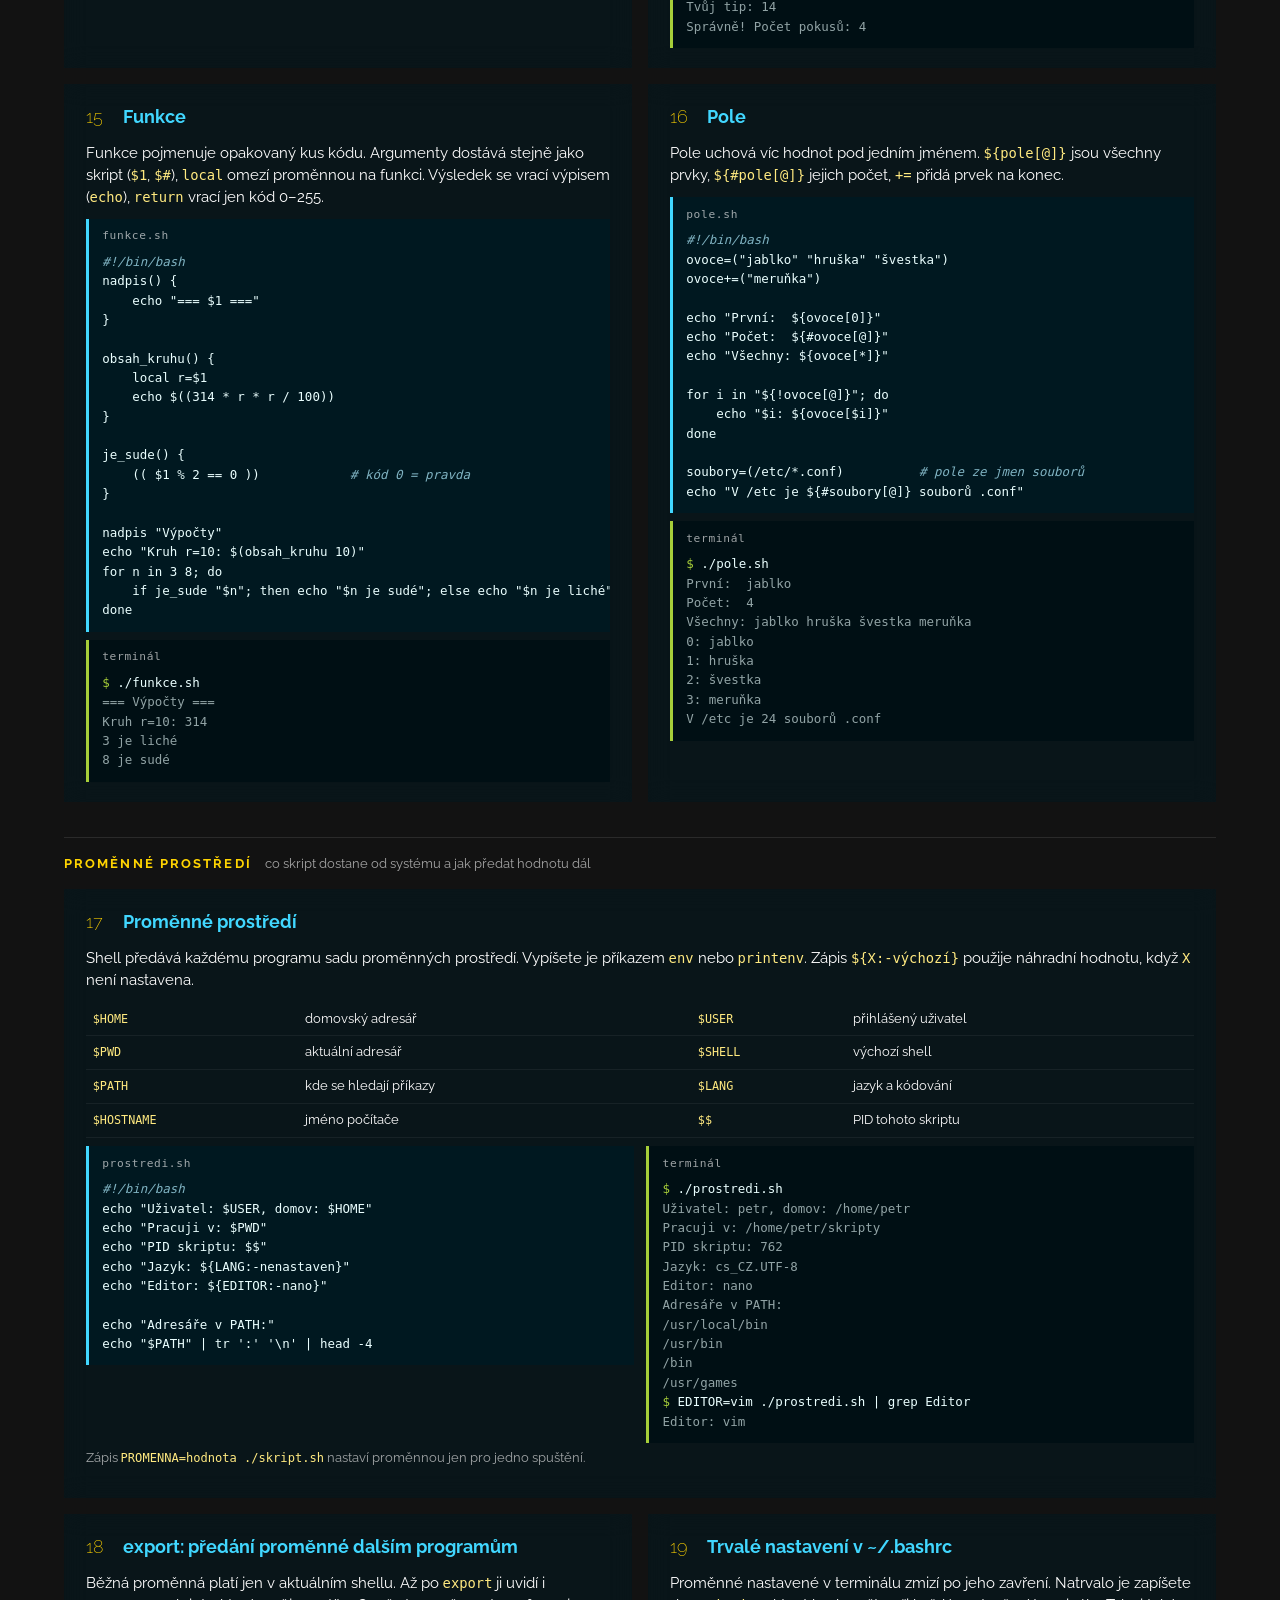
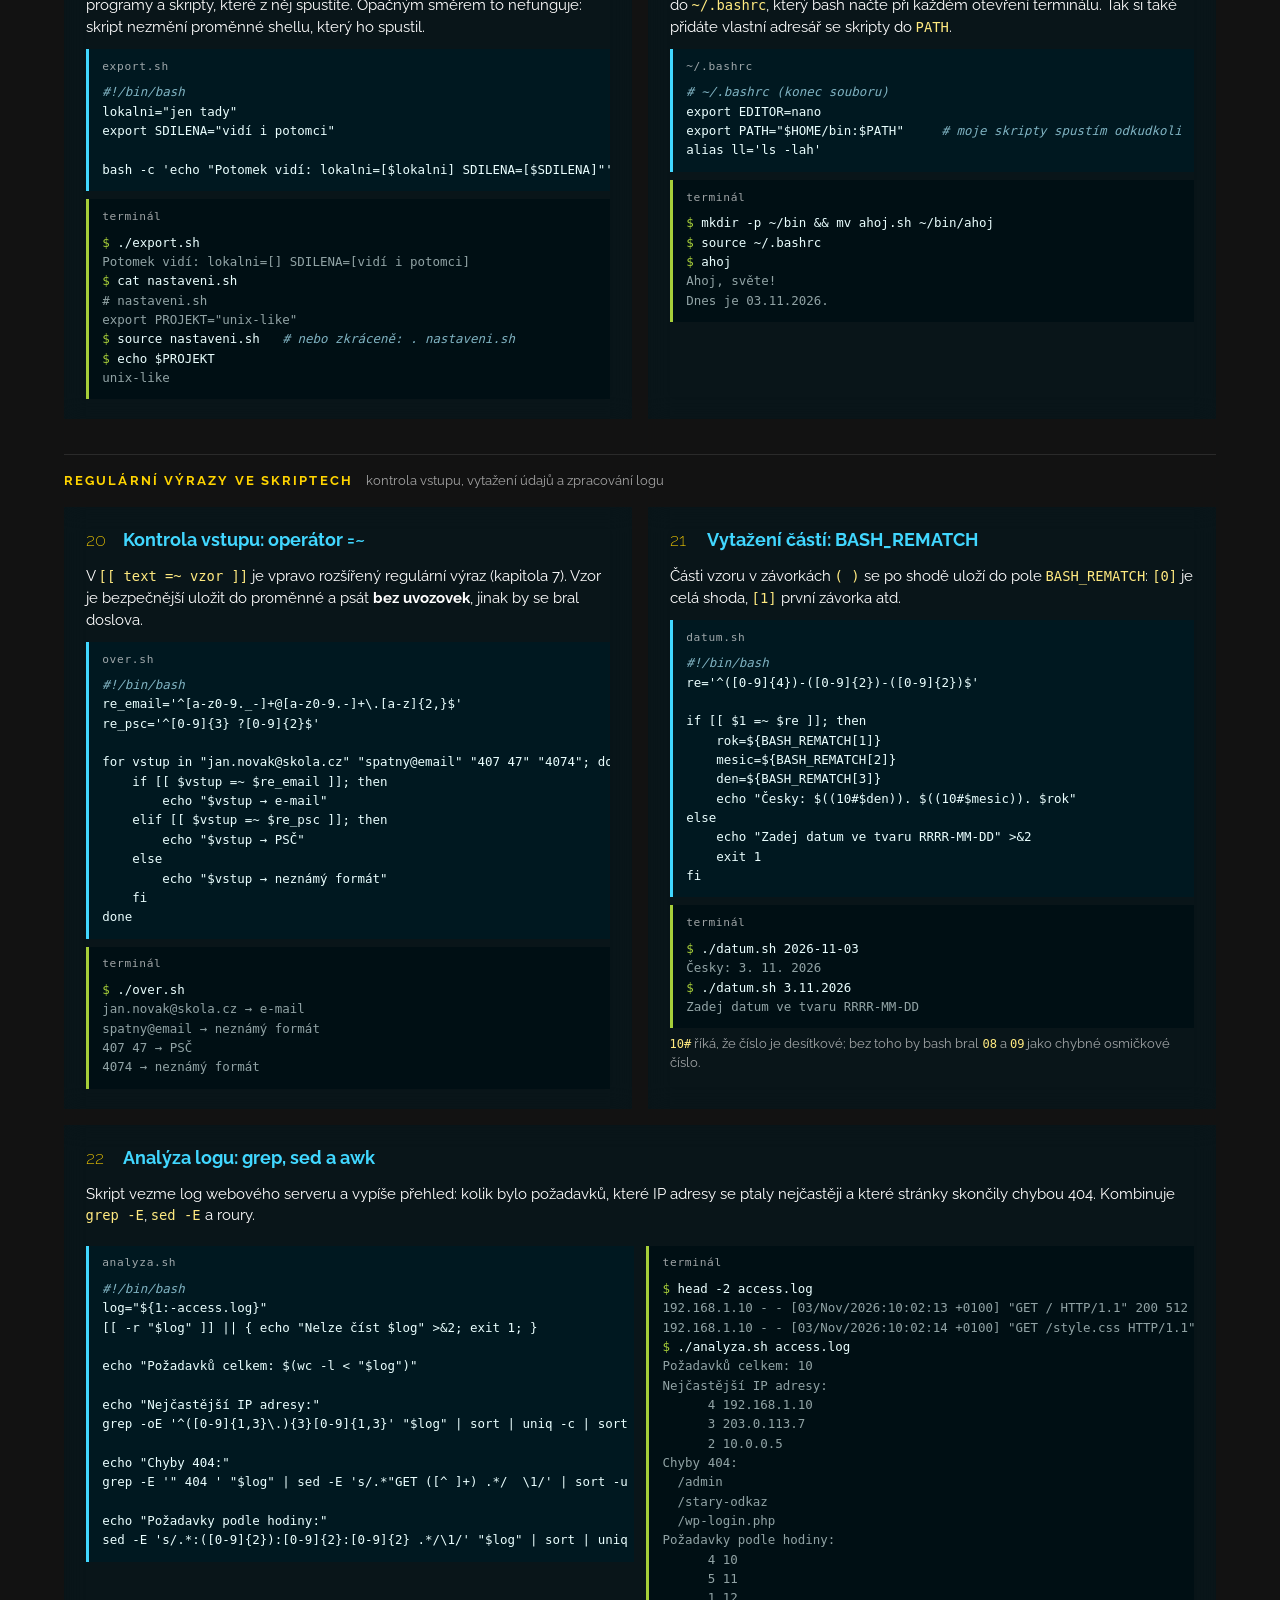
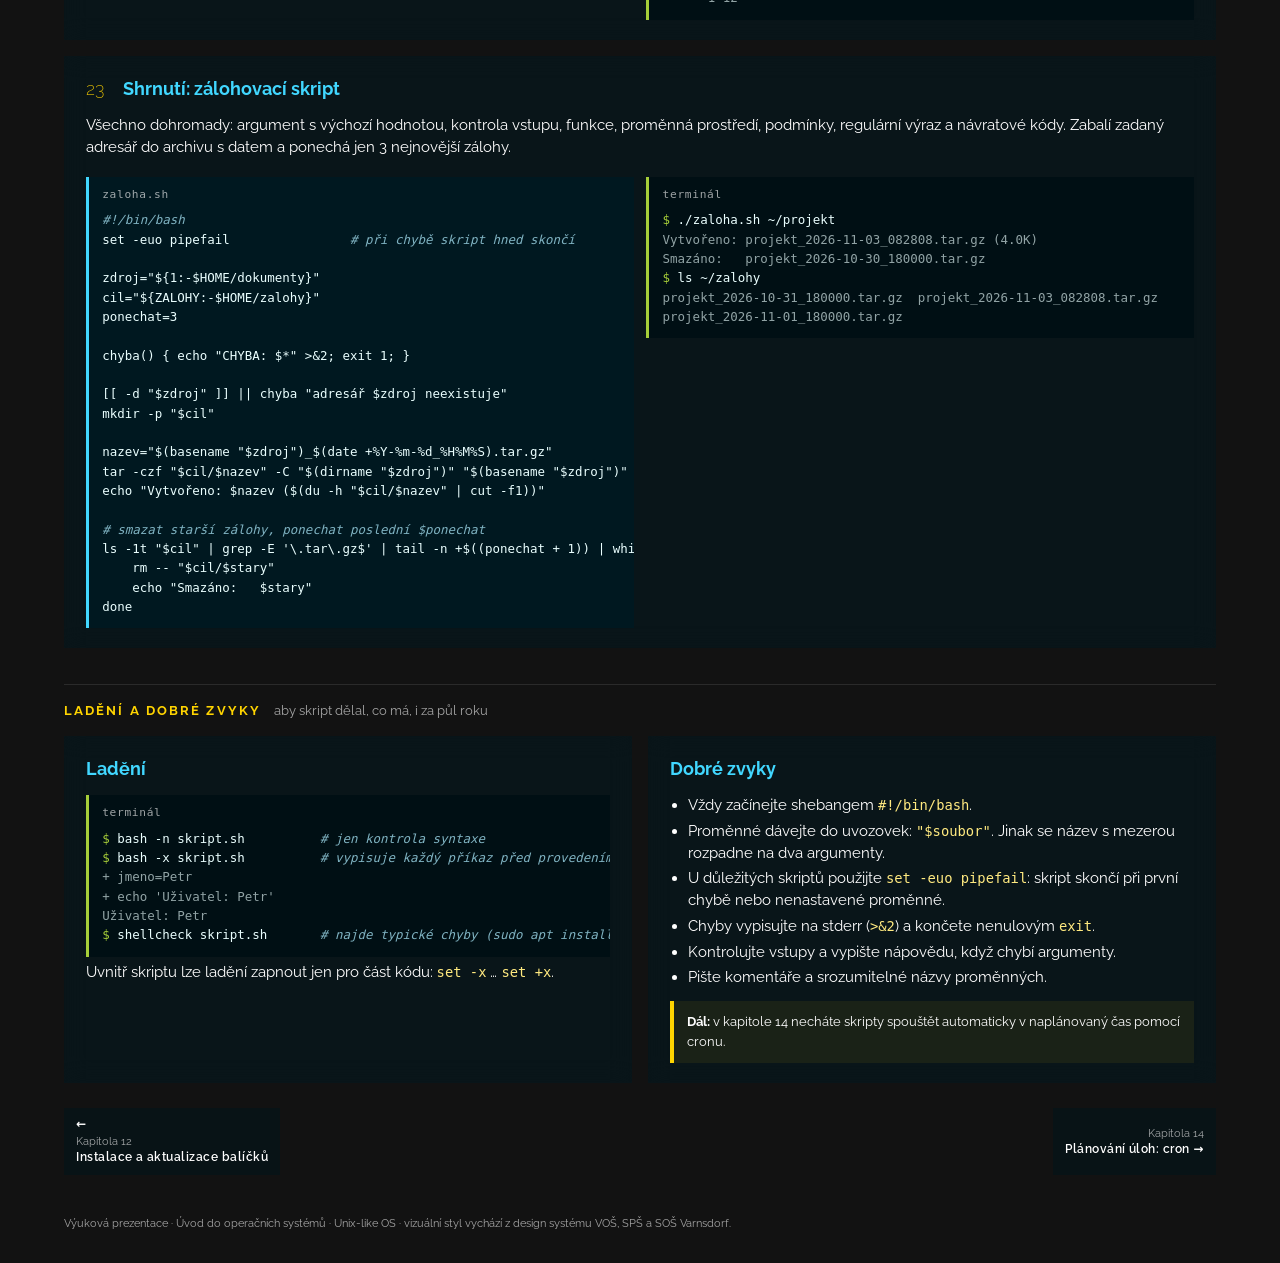
<file: kapitoly/13-skriptovani.html>
<!doctype html>
<html lang="cs">
<head>
<meta charset="utf-8">
<meta name="viewport" content="width=device-width,initial-scale=1,viewport-fit=cover">
<title>Skriptování v bashi · Unix-like operační systémy</title>
<link rel="preconnect" href="https://fonts.googleapis.com">
<link rel="preconnect" href="https://fonts.gstatic.com" crossorigin>
<link href="https://fonts.googleapis.com/css2?family=Raleway:wght@200;400;600;700;800&display=swap" rel="stylesheet">
<link rel="stylesheet" href="../css/style.css">
</head>
<body data-chapter="13">

<div class="bar"><div class="bar-in">
  <a class="brand" href="../index.html">Unix-like <span>OS</span></a>
  <div class="bar-ch" id="barTitle">13 · Skriptování v bashi</div>
  <div class="bar-nav">
    <a class="btn" id="barPrev" href="../index.html" aria-label="Předchozí kapitola">←</a>
    <a class="btn" href="../index.html">Přehled</a>
    <a class="btn" id="barNext" href="14-cron.html" aria-label="Další kapitola">→</a>
  </div>
</div></div>

<main class="wrap chapter">
<header class="ch-head">
  <div class="kicker">Kapitola 13 · Skriptování</div>
  <h1>Skriptování v bashi</h1>
  <p class="lead">Skript je textový soubor s příkazy, které by jinak člověk psal ručně jeden po druhém. Stačí ho jednou napsat a pak spouštět znovu a znovu. Ukázky jdou od prvního „Ahoj, světe“ přes vstupy, výstupy, podmínky a cykly až po proměnné prostředí a regulární výrazy.</p>
</header>
<div class="grid">
  <article class="card c7"><h2>Jak vytvořit skript</h2>
    <ol class="steps">
      <li><span>Otevřete editor s novým souborem: <code>nano ahoj.sh</code> (kapitola 5). Přípona <code>.sh</code> není povinná, ale ukazuje, co je soubor zač.</span></li>
      <li><span>Na první řádek napište <b>shebang</b> <code>#!/bin/bash</code>. Říká systému, kterým programem se má skript vykonat.</span></li>
      <li><span>Pod něj napište příkazy, každý na vlastní řádek. Řádky začínající <code>#</code> jsou komentáře.</span></li>
      <li><span>Uložte (<span class="kbd">Ctrl</span>+<span class="kbd">O</span>) a zavřete editor (<span class="kbd">Ctrl</span>+<span class="kbd">X</span>).</span></li>
      <li><span>Přidejte právo ke spuštění <code>chmod +x ahoj.sh</code> a spusťte <code>./ahoj.sh</code>.</span></li>
    </ol>
<pre class="script" data-file="ahoj.sh">#!/bin/bash
# Můj první skript
echo "Ahoj, světe!"
echo "Dnes je $(date +%d.%m.%Y)."</pre>
  </article>
  <article class="card c5"><h2>Oprávnění ke spuštění</h2>
    <p>Nový soubor dostane práva <span class="perms">rw-r--r--</span>, tedy čtení a zápis, ale ne spuštění. Bash ho proto odmítne. Právo <code>x</code> přidá <code>chmod</code> (kapitola 11).</p>
<pre class="run">$ ls -l ahoj.sh
<span class="out">-rw-r--r-- 1 petr petr 88 Nov  3 08:28 ahoj.sh</span>
$ ./ahoj.sh
<span class="out">bash: ./ahoj.sh: Permission denied</span>
$ chmod +x ahoj.sh
$ ls -l ahoj.sh
<span class="out">-rwxr-xr-x 1 petr petr 88 Nov  3 08:28 ahoj.sh</span>
$ ./ahoj.sh
<span class="out">Ahoj, světe!</span>
<span class="out">Dnes je 03.11.2026.</span></pre>
    <div class="tbl"><table>
      <tr><td><code>chmod +x skript.sh</code></td><td>spustit smí všichni, kdo ho mohou číst</td></tr>
      <tr><td><code>chmod u+x skript.sh</code></td><td>spustit smí jen vlastník</td></tr>
      <tr><td><code>chmod 700 skript.sh</code></td><td>vlastník vše, ostatní nic (soukromý skript)</td></tr>
    </table></div>
  </article>

  <article class="card c7"><h2>Jak skript spustit</h2>
    <div class="tbl"><table>
      <tr><th>Zápis</th><th>Potřebuje <code>x</code>?</th><th>Co se stane</th></tr>
      <tr><td><code>./ahoj.sh</code></td><td>ano</td><td>spustí skript z aktuálního adresáře; interpret určí shebang</td></tr>
      <tr><td><code>~/skripty/ahoj.sh</code></td><td>ano</td><td>totéž, s plnou cestou, odkudkoli</td></tr>
      <tr><td><code>bash ahoj.sh</code></td><td>ne</td><td>bash soubor jen přečte; shebang se nepoužije</td></tr>
      <tr><td><code>ahoj</code></td><td>ano</td><td>skript je v adresáři z <code>$PATH</code>, např. <code>~/bin</code> (příklad 19)</td></tr>
      <tr><td><code>source ahoj.sh</code><br><code>. ahoj.sh</code></td><td>ne</td><td>vykoná se <b>v aktuálním shellu</b>, takže proměnné a <code>cd</code> zůstanou platit i po skončení</td></tr>
    </table></div>
    <div class="callout"><b>Proč <code>./</code>?</b> Příkazy se hledají jen v adresářích z <code>$PATH</code>, aktuální adresář mezi nimi z bezpečnostních důvodů není. Samotné <code>ahoj.sh</code> skončí hláškou <code>command not found</code>.</div>
  </article>
  <article class="card c5"><h2>Časté chyby při spuštění</h2>
    <div class="tbl"><table>
      <tr><th>Hláška</th><th>Příčina a řešení</th></tr>
      <tr><td><code>Permission denied</code></td><td>chybí právo <code>x</code> → <code>chmod +x</code></td></tr>
      <tr><td><code>command not found</code></td><td>chybí <code>./</code> před názvem nebo překlep</td></tr>
      <tr><td><code>/bin/bash^M: bad interpreter</code></td><td>soubor má konce řádků z Windows (CRLF). Ve VS Code přepněte vpravo dole <b>CRLF → LF</b>, nebo <code>sed -i 's/\r$//' skript.sh</code></td></tr>
      <tr><td><code>syntax error near unexpected token</code></td><td>chybí <code>then</code>, <code>fi</code>, <code>done</code> nebo <code>;;</code></td></tr>
      <tr><td><code>[: missing `]'</code></td><td>chybí mezera uvnitř <code>[ … ]</code></td></tr>
    </table></div>
    <p class="muted">Kontrola syntaxe bez spuštění: <code>bash -n skript.sh</code>.</p>
  </article>

  <div class="part-h sec"><h2>První kroky</h2><span>shebang, komentáře, proměnné a substituce</span></div>
  <article class="card c6"><h2><span class="exn">01</span>Ahoj, světe</h2>
    <p>Nejmenší možný skript. První řádek <code>#!/bin/bash</code> (shebang) říká systému, kterým interpretem soubor spustit. Vše za <code>#</code> je komentář.</p>
<pre class="script" data-file="ahoj.sh">#!/bin/bash
# Můj první skript
echo "Ahoj, světe!"
echo "Dnes je $(date +%d.%m.%Y)."</pre>
<pre class="run">$ ./ahoj.sh
<span class="out">Ahoj, světe!</span>
<span class="out">Dnes je 03.11.2026.</span></pre>
  </article>
  <article class="card c6"><h2><span class="exn">02</span>Proměnné</h2>
    <p>Proměnnou přiřadíme <b>bez mezer</b> kolem <code>=</code> a čteme ji přes <code>$</code>. Hodnotu dávejte do uvozovek; ve dvojitých se proměnné rozbalí, v jednoduchých ne.</p>
<pre class="script" data-file="promenne.sh">#!/bin/bash
jmeno="Petr"
predmet="Operační systémy"
pocet=3

echo "Uživatel: $jmeno"
echo "Předmět:  ${predmet}"
echo 'Doslova:  $jmeno'          <span class="cm"># jednoduché uvozovky nerozbalují</span>
echo "Soubor:   ${jmeno}_${pocet}.txt"   <span class="cm"># složené závorky oddělí název</span></pre>
<pre class="run">$ ./promenne.sh
<span class="out">Uživatel: Petr</span>
<span class="out">Předmět:  Operační systémy</span>
<span class="out">Doslova:  $jmeno</span>
<span class="out">Soubor:   Petr_3.txt</span></pre>
    <p class="muted"><code>jmeno = "Petr"</code> s mezerami je chyba: bash by hledal příkaz <code>jmeno</code>.</p>
  </article>
  <article class="card c12"><h2><span class="exn">03</span>Výstup příkazu a aritmetika</h2>
    <p><code>$(prikaz)</code> vloží výstup příkazu do textu nebo proměnné. <code>$(( ))</code> počítá s celými čísly.</p>
<div class="split"><pre class="script" data-file="substituce.sh">#!/bin/bash
uzivatel=$(whoami)
soubory=$(ls /etc | wc -l)
echo "Přihlášen je $uzivatel, v /etc je $soubory položek."

a=17
b=5
echo "Součet:  $((a + b))"
echo "Podíl:   $((a / b)) zbytek $((a % b))"
echo "Mocnina: $((2 ** 10))"
((a++))                          <span class="cm"># zvětšení o 1</span>
echo "a je teď $a"</pre><pre class="run">$ ./substituce.sh
<span class="out">Přihlášen je petr, v /etc je 166 položek.</span>
<span class="out">Součet:  22</span>
<span class="out">Podíl:   3 zbytek 2</span>
<span class="out">Mocnina: 1024</span>
<span class="out">a je teď 18</span></pre></div>
  </article>
  <div class="part-h sec"><h2>Vstupy a výstupy</h2><span>argumenty, read, printf, přesměrování a návratové kódy</span></div>
  <article class="card c6"><h2><span class="exn">04</span>Argumenty z příkazové řádky</h2>
    <p>Hodnoty zadané za názvem skriptu jsou v <code>$1</code>, <code>$2</code>… Jejich počet je <code>$#</code>, všechny najednou <code>"$@"</code>.</p>
<div class="tbl"><table>
<tr><td><code>$0</code></td><td>název skriptu</td><td><code>$#</code></td><td>počet argumentů</td></tr>
<tr><td><code>$1 … $9</code></td><td>jednotlivé argumenty</td><td><code>"$@"</code></td><td>všechny, každý zvlášť</td></tr>
</table></div>
<pre class="script" data-file="argumenty.sh">#!/bin/bash
echo "Skript:      $0"
echo "Počet:       $#"
echo "První:       $1"
echo "Druhý:       $2"
for arg in "$@"; do
    echo " - $arg"
done</pre>
<pre class="run">$ ./argumenty.sh jablko "zelená hruška" švestka
<span class="out">Skript:      ./argumenty.sh</span>
<span class="out">Počet:       3</span>
<span class="out">První:       jablko</span>
<span class="out">Druhý:       zelená hruška</span>
<span class="out"> - jablko</span>
<span class="out"> - zelená hruška</span>
<span class="out"> - švestka</span></pre>
  </article>
  <article class="card c6"><h2><span class="exn">05</span>Čtení vstupu: read</h2>
    <p><code>read</code> počká, až uživatel napíše řádek a stiskne Enter. Volba <code>-p</code> vypíše výzvu, <code>-s</code> skryje psaný text (hesla).</p>
<pre class="script" data-file="dotaz.sh">#!/bin/bash
read -p "Jak se jmenuješ? " jmeno
read -p "Kolik ti je let? " vek
read -s -p "Tajné heslo: " heslo
echo                             <span class="cm"># nový řádek po skrytém vstupu</span>

echo "Ahoj $jmeno, za 10 let ti bude $((vek + 10))."
echo "Heslo má ${#heslo} znaků."</pre>
<pre class="run">$ ./dotaz.sh
<span class="out">Jak se jmenuješ? Jana</span>
<span class="out">Kolik ti je let? 19</span>
<span class="out">Tajné heslo: </span>
<span class="out">Ahoj Jana, za 10 let ti bude 29.</span>
<span class="out">Heslo má 8 znaků.</span></pre>
  </article>
  <article class="card c6"><h2><span class="exn">06</span>Formátovaný výstup: printf</h2>
    <p><code>echo</code> stačí na jednoduchý text. Pro zarovnané sloupce je lepší <code>printf</code>: <code>%s</code> text, <code>%d</code> celé číslo, <code>%-10s</code> zarovnání vlevo na 10 znaků.</p>
<pre class="script" data-file="tabulka.sh">#!/bin/bash
printf "%-12s %8s\n" "Cesta" "Soubory"
printf "%-12s %8s\n" "-----" "-------"
for d in /etc /bin /usr /var; do
    printf "%-12s %8d\n" "$d" "$(ls "$d" | wc -l)"
done
printf "Hotovo v %s\n" "$(date +%H:%M)"</pre>
<pre class="run">$ ./tabulka.sh
<span class="out">Cesta         Soubory</span>
<span class="out">-----         -------</span>
<span class="out">/etc              166</span>
<span class="out">/bin             1454</span>
<span class="out">/usr               10</span>
<span class="out">/var               11</span>
<span class="out">Hotovo v 08:28</span></pre>
    <p class="muted">Čísla se na každém počítači liší. Pozor: <code>printf</code> měří šířku v bajtech a písmena s diakritikou mají 2 bajty, proto jsou v zarovnaných sloupcích nadpisy bez háčků a čárek.</p>
  </article>
  <article class="card c6"><h2><span class="exn">07</span>Zápis do souboru, chyby a here-doc</h2>
    <p>Uvnitř skriptu fungují stejná přesměrování jako v terminálu (kapitola 6). Chybové hlášky patří na <b>stderr</b>: <code>&gt;&amp;2</code>. Here-doc <code>&lt;&lt;EOF</code> zapíše víc řádků najednou.</p>
<pre class="script" data-file="zapis.sh">#!/bin/bash
log="zaznam.log"

echo "$(date +%T) start" &gt;&gt; "$log"       <span class="cm"># připojí řádek</span>
echo "Toto je chybová hláška" &gt;&amp;2      <span class="cm"># jde na stderr</span>

cat &gt; info.txt &lt;&lt;EOF
Počítač: $(hostname)
Uživatel: $USER
Jádro: $(uname -r)
EOF

echo "Vytvořen soubor info.txt ($(wc -l &lt; info.txt) řádky)"</pre>
<pre class="run">$ ./zapis.sh 2&gt;/dev/null
<span class="out">Vytvořen soubor info.txt (3 řádky)</span>
$ cat zaznam.log
<span class="out">08:28:05 start</span></pre>
  </article>
  <article class="card c12"><h2><span class="exn">08</span>Návratový kód a exit</h2>
    <p>Každý příkaz končí kódem: <code>0</code> = úspěch, cokoli jiného = chyba. Poslední kód je v <code>$?</code>. Skript ho vrací příkazem <code>exit</code>, takže jde řetězit pomocí <code>&amp;&amp;</code> a <code>||</code>.</p>
<div class="split"><pre class="script" data-file="kontrola.sh">#!/bin/bash
if [ $# -ne 1 ]; then
    echo "Použití: $0 UŽIVATEL" &gt;&amp;2
    exit 2
fi

grep -q "^$1:" /etc/passwd
if [ $? -eq 0 ]; then
    echo "Účet $1 existuje."
    exit 0
else
    echo "Účet $1 neexistuje."
    exit 1
fi</pre><pre class="run">$ ./kontrola.sh root
<span class="out">Účet root existuje.</span>
$ ./kontrola.sh nikdo; echo "kód: $?"
<span class="out">Účet nikdo neexistuje.</span>
<span class="out">kód: 1</span>
$ ./kontrola.sh; echo "kód: $?"
<span class="out">Použití: ./kontrola.sh UŽIVATEL</span>
<span class="out">kód: 2</span></pre></div>
  </article>
  <div class="part-h sec"><h2>Řídicí struktury</h2><span>podmínky, case, cykly a funkce</span></div>
  <article class="card c6"><h2><span class="exn">09</span>Podmínka if a testy souborů</h2>
    <p><code>[[ … ]]</code> je test; mezery za <code>[[</code> a před <code>]]</code> jsou povinné. Testy souborů:</p>
<div class="tbl"><table>
<tr><td><code>-e</code></td><td>existuje</td><td><code>-f</code></td><td>běžný soubor</td><td><code>-d</code></td><td>adresář</td></tr>
<tr><td><code>-r</code></td><td>lze číst</td><td><code>-w</code></td><td>lze zapisovat</td><td><code>-x</code></td><td>lze spustit</td></tr>
<tr><td><code>-s</code></td><td>není prázdný</td><td><code>-z "$x"</code></td><td>prázdný řetězec</td><td><code>!</code></td><td>negace</td></tr>
</table></div>
<pre class="script" data-file="soubor.sh">#!/bin/bash
cesta="$1"

if [[ -z "$cesta" ]]; then
    echo "Zadej cestu."
elif [[ -d "$cesta" ]]; then
    echo "$cesta je adresář."
elif [[ -f "$cesta" ]]; then
    echo "$cesta je soubor, velikost $(stat -c %s "$cesta") B."
    [[ -x "$cesta" ]] &amp;&amp; echo "Je spustitelný."
else
    echo "$cesta neexistuje."
fi</pre>
<pre class="run">$ ./soubor.sh /etc
<span class="out">/etc je adresář.</span>
$ ./soubor.sh soubor.sh
<span class="out">soubor.sh je soubor, velikost 316 B.</span>
<span class="out">Je spustitelný.</span>
$ ./soubor.sh /nic
<span class="out">/nic neexistuje.</span></pre>
  </article>
  <article class="card c6"><h2><span class="exn">10</span>Porovnávání čísel</h2>
    <p>Čísla porovnáváme v <code>(( ))</code> běžnými znaménky, nebo v <code>[[ ]]</code> zkratkami <code>-eq -ne -lt -le -gt -ge</code>. Znak <code>&lt;</code> v <code>[[ ]]</code> porovnává <b>text</b>, ne čísla.</p>
<pre class="script" data-file="znamka.sh">#!/bin/bash
read -p "Počet bodů (0–100): " body

if (( body &gt;= 90 )); then
    znamka=1
elif (( body &gt;= 75 )); then
    znamka=2
elif (( body &gt;= 60 )); then
    znamka=3
elif [[ $body -ge 45 ]]; then
    znamka=4
else
    znamka=5
fi
echo "Známka: $znamka"</pre>
<pre class="run">$ ./znamka.sh
<span class="out">Počet bodů (0–100): 78</span>
<span class="out">Známka: 2</span></pre>
  </article>
  <article class="card c6"><h2><span class="exn">11</span>Výběr z možností: case</h2>
    <p><code>case</code> porovná hodnotu se vzory (lze použít <code>*</code>, <code>?</code>, <code>|</code>). Každá větev končí <code>;;</code>, celý blok <code>esac</code>. Hodí se na zpracování voleb skriptu.</p>
<pre class="script" data-file="sluzba.sh">#!/bin/bash
case "$1" in
    start)
        echo "Spouštím službu…" ;;
    stop|halt)
        echo "Zastavuji službu…" ;;
    status)
        echo "Služba běží." ;;
    *.txt)
        echo "Zadal jsi textový soubor $1." ;;
    *)
        echo "Použití: $0 {start|stop|status}"
        exit 1 ;;
esac</pre>
<pre class="run">$ ./sluzba.sh start
<span class="out">Spouštím službu…</span>
$ ./sluzba.sh halt
<span class="out">Zastavuji službu…</span>
$ ./sluzba.sh poznamky.txt
<span class="out">Zadal jsi textový soubor poznamky.txt.</span>
$ ./sluzba.sh restart
<span class="out">Použití: ./sluzba.sh {start|stop|status}</span></pre>
  </article>
  <article class="card c6"><h2><span class="exn">12</span>Cyklus for</h2>
    <p><code>for</code> projde seznam hodnot: vyjmenovaný, rozsah <code>{1..5}</code>, soubory podle masky, nebo výstup příkazu. Existuje i zápis podobný jazyku C.</p>
<pre class="script" data-file="cykly.sh">#!/bin/bash
for os in Debian Fedora Arch; do
    echo "Distribuce: $os"
done

for i in {1..5}; do
    echo -n "$i "
done
echo

for ((i = 10; i &gt; 0; i -= 3)); do
    echo -n "$i "
done
echo

for f in /etc/host*; do
    echo "Soubor: $f"
done</pre>
<pre class="run">$ ./cykly.sh
<span class="out">Distribuce: Debian</span>
<span class="out">Distribuce: Fedora</span>
<span class="out">Distribuce: Arch</span>
<span class="out">1 2 3 4 5 </span>
<span class="out">10 7 4 1 </span>
<span class="out">Soubor: /etc/host.conf</span>
<span class="out">Soubor: /etc/hostname</span>
<span class="out">Soubor: /etc/hosts</span></pre>
  </article>
  <article class="card c6"><h2><span class="exn">13</span>Cyklus while a čtení souboru</h2>
    <p><code>while</code> opakuje, dokud je podmínka pravdivá. Spojení <code>while read</code> čte soubor řádek po řádku; <code>IFS=:</code> nastaví oddělovač, takže <code>read</code> rozdělí řádek do proměnných.</p>
<pre class="script" data-file="ucty.sh">#!/bin/bash
# Vypíše uživatele, kteří se mohou přihlásit (shell bash)
pocet=0
while IFS=: read -r jmeno x uid gid popis domov shell; do
    if [[ "$shell" == "/bin/bash" ]]; then
        echo "$jmeno (UID $uid) → $domov"
        ((pocet++))
    fi
done &lt; /etc/passwd
echo "Celkem: $pocet"</pre>
<pre class="run">$ ./ucty.sh
<span class="out">root (UID 0) → /root</span>
<span class="out">petr (UID 1000) → /home/petr</span>
<span class="out">Celkem: 2</span></pre>
    <p class="muted">Výsledek závisí na účtech v systému.</p>
  </article>
  <article class="card c6"><h2><span class="exn">14</span>Hra: while, break a continue</h2>
    <p><code>$RANDOM</code> dává náhodné číslo 0–32767. <code>while true</code> běží donekonečna, <code>break</code> cyklus ukončí a <code>continue</code> přeskočí na další kolo.</p>
<pre class="script" data-file="hadani.sh">#!/bin/bash
cislo=$((RANDOM % 20 + 1))
pokusy=0
echo "Myslím si číslo 1–20."

while true; do
    read -p "Tvůj tip: " tip
    if ! [[ "$tip" =~ ^[0-9]+$ ]]; then
        echo "To není číslo."
        continue
    fi
    ((pokusy++))
    if (( tip &lt; cislo )); then echo "Víc."
    elif (( tip &gt; cislo )); then echo "Míň."
    else
        echo "Správně! Počet pokusů: $pokusy"
        break
    fi
done</pre>
<pre class="run">$ ./hadani.sh
<span class="out">Myslím si číslo 1–20.</span>
<span class="out">Tvůj tip: 10</span>
<span class="out">Víc.</span>
<span class="out">Tvůj tip: x</span>
<span class="out">To není číslo.</span>
<span class="out">Tvůj tip: 15</span>
<span class="out">Míň.</span>
<span class="out">Tvůj tip: 13</span>
<span class="out">Víc.</span>
<span class="out">Tvůj tip: 14</span>
<span class="out">Správně! Počet pokusů: 4</span></pre>
  </article>
  <article class="card c6"><h2><span class="exn">15</span>Funkce</h2>
    <p>Funkce pojmenuje opakovaný kus kódu. Argumenty dostává stejně jako skript (<code>$1</code>, <code>$#</code>), <code>local</code> omezí proměnnou na funkci. Výsledek se vrací výpisem (<code>echo</code>), <code>return</code> vrací jen kód 0–255.</p>
<pre class="script" data-file="funkce.sh">#!/bin/bash
nadpis() {
    echo "=== $1 ==="
}

obsah_kruhu() {
    local r=$1
    echo $((314 * r * r / 100))
}

je_sude() {
    (( $1 % 2 == 0 ))            <span class="cm"># kód 0 = pravda</span>
}

nadpis "Výpočty"
echo "Kruh r=10: $(obsah_kruhu 10)"
for n in 3 8; do
    if je_sude "$n"; then echo "$n je sudé"; else echo "$n je liché"; fi
done</pre>
<pre class="run">$ ./funkce.sh
<span class="out">=== Výpočty ===</span>
<span class="out">Kruh r=10: 314</span>
<span class="out">3 je liché</span>
<span class="out">8 je sudé</span></pre>
  </article>
  <article class="card c6"><h2><span class="exn">16</span>Pole</h2>
    <p>Pole uchová víc hodnot pod jedním jménem. <code>${pole[@]}</code> jsou všechny prvky, <code>${#pole[@]}</code> jejich počet, <code>+=</code> přidá prvek na konec.</p>
<pre class="script" data-file="pole.sh">#!/bin/bash
ovoce=("jablko" "hruška" "švestka")
ovoce+=("meruňka")

echo "První:  ${ovoce[0]}"
echo "Počet:  ${#ovoce[@]}"
echo "Všechny: ${ovoce[*]}"

for i in "${!ovoce[@]}"; do
    echo "$i: ${ovoce[$i]}"
done

soubory=(/etc/*.conf)          <span class="cm"># pole ze jmen souborů</span>
echo "V /etc je ${#soubory[@]} souborů .conf"</pre>
<pre class="run">$ ./pole.sh
<span class="out">První:  jablko</span>
<span class="out">Počet:  4</span>
<span class="out">Všechny: jablko hruška švestka meruňka</span>
<span class="out">0: jablko</span>
<span class="out">1: hruška</span>
<span class="out">2: švestka</span>
<span class="out">3: meruňka</span>
<span class="out">V /etc je 24 souborů .conf</span></pre>
  </article>
  <div class="part-h sec"><h2>Proměnné prostředí</h2><span>co skript dostane od systému a jak předat hodnotu dál</span></div>
  <article class="card c12"><h2><span class="exn">17</span>Proměnné prostředí</h2>
    <p>Shell předává každému programu sadu proměnných prostředí. Vypíšete je příkazem <code>env</code> nebo <code>printenv</code>. Zápis <code>${X:-výchozí}</code> použije náhradní hodnotu, když <code>X</code> není nastavena.</p>
<div class="tbl"><table>
<tr><td><code>$HOME</code></td><td>domovský adresář</td><td><code>$USER</code></td><td>přihlášený uživatel</td></tr>
<tr><td><code>$PWD</code></td><td>aktuální adresář</td><td><code>$SHELL</code></td><td>výchozí shell</td></tr>
<tr><td><code>$PATH</code></td><td>kde se hledají příkazy</td><td><code>$LANG</code></td><td>jazyk a kódování</td></tr>
<tr><td><code>$HOSTNAME</code></td><td>jméno počítače</td><td><code>$$</code></td><td>PID tohoto skriptu</td></tr>
</table></div>
<div class="split"><pre class="script" data-file="prostredi.sh">#!/bin/bash
echo "Uživatel: $USER, domov: $HOME"
echo "Pracuji v: $PWD"
echo "PID skriptu: $$"
echo "Jazyk: ${LANG:-nenastaven}"
echo "Editor: ${EDITOR:-nano}"

echo "Adresáře v PATH:"
echo "$PATH" | tr ':' '\n' | head -4</pre><pre class="run">$ ./prostredi.sh
<span class="out">Uživatel: petr, domov: /home/petr</span>
<span class="out">Pracuji v: /home/petr/skripty</span>
<span class="out">PID skriptu: 762</span>
<span class="out">Jazyk: cs_CZ.UTF-8</span>
<span class="out">Editor: nano</span>
<span class="out">Adresáře v PATH:</span>
<span class="out">/usr/local/bin</span>
<span class="out">/usr/bin</span>
<span class="out">/bin</span>
<span class="out">/usr/games</span>
$ EDITOR=vim ./prostredi.sh | grep Editor
<span class="out">Editor: vim</span></pre></div>
    <p class="muted">Zápis <code>PROMENNA=hodnota ./skript.sh</code> nastaví proměnnou jen pro jedno spuštění.</p>
  </article>
  <article class="card c6"><h2><span class="exn">18</span>export: předání proměnné dalším programům</h2>
    <p>Běžná proměnná platí jen v aktuálním shellu. Až po <code>export</code> ji uvidí i programy a skripty, které z něj spustíte. Opačným směrem to nefunguje: skript nezmění proměnné shellu, který ho spustil.</p>
<pre class="script" data-file="export.sh">#!/bin/bash
lokalni="jen tady"
export SDILENA="vidí i potomci"

bash -c 'echo "Potomek vidí: lokalni=[$lokalni] SDILENA=[$SDILENA]"'</pre>
<pre class="run">$ ./export.sh
<span class="out">Potomek vidí: lokalni=[] SDILENA=[vidí i potomci]</span>
$ cat nastaveni.sh
<span class="out"># nastaveni.sh</span>
<span class="out">export PROJEKT="unix-like"</span>
$ source nastaveni.sh   <span class="cm"># nebo zkráceně: . nastaveni.sh</span>
$ echo $PROJEKT
<span class="out">unix-like</span></pre>
  </article>
  <article class="card c6"><h2><span class="exn">19</span>Trvalé nastavení v ~/.bashrc</h2>
    <p>Proměnné nastavené v terminálu zmizí po jeho zavření. Natrvalo je zapíšete do <code>~/.bashrc</code>, který bash načte při každém otevření terminálu. Tak si také přidáte vlastní adresář se skripty do <code>PATH</code>.</p>
<pre class="script" data-file="~/.bashrc"># ~/.bashrc (konec souboru)
export EDITOR=nano
export PATH="$HOME/bin:$PATH"     <span class="cm"># moje skripty spustím odkudkoli</span>
alias ll='ls -lah'</pre>
<pre class="run">$ mkdir -p ~/bin &amp;&amp; mv ahoj.sh ~/bin/ahoj
$ source ~/.bashrc
$ ahoj
<span class="out">Ahoj, světe!</span>
<span class="out">Dnes je 03.11.2026.</span></pre>
  </article>
  <div class="part-h sec"><h2>Regulární výrazy ve skriptech</h2><span>kontrola vstupu, vytažení údajů a zpracování logu</span></div>
  <article class="card c6"><h2><span class="exn">20</span>Kontrola vstupu: operátor =~</h2>
    <p>V <code>[[ text =~ vzor ]]</code> je vpravo rozšířený regulární výraz (kapitola 7). Vzor je bezpečnější uložit do proměnné a psát <b>bez uvozovek</b>, jinak by se bral doslova.</p>
<pre class="script" data-file="over.sh">#!/bin/bash
re_email='^[a-z0-9._-]+@[a-z0-9.-]+\.[a-z]{2,}$'
re_psc='^[0-9]{3} ?[0-9]{2}$'

for vstup in "jan.novak@skola.cz" "spatny@email" "407 47" "4074"; do
    if [[ $vstup =~ $re_email ]]; then
        echo "$vstup → e-mail"
    elif [[ $vstup =~ $re_psc ]]; then
        echo "$vstup → PSČ"
    else
        echo "$vstup → neznámý formát"
    fi
done</pre>
<pre class="run">$ ./over.sh
<span class="out">jan.novak@skola.cz → e-mail</span>
<span class="out">spatny@email → neznámý formát</span>
<span class="out">407 47 → PSČ</span>
<span class="out">4074 → neznámý formát</span></pre>
  </article>
  <article class="card c6"><h2><span class="exn">21</span>Vytažení částí: BASH_REMATCH</h2>
    <p>Části vzoru v závorkách <code>( )</code> se po shodě uloží do pole <code>BASH_REMATCH</code>: <code>[0]</code> je celá shoda, <code>[1]</code> první závorka atd.</p>
<pre class="script" data-file="datum.sh">#!/bin/bash
re='^([0-9]{4})-([0-9]{2})-([0-9]{2})$'

if [[ $1 =~ $re ]]; then
    rok=${BASH_REMATCH[1]}
    mesic=${BASH_REMATCH[2]}
    den=${BASH_REMATCH[3]}
    echo "Česky: $((10#$den)). $((10#$mesic)). $rok"
else
    echo "Zadej datum ve tvaru RRRR-MM-DD" &gt;&amp;2
    exit 1
fi</pre>
<pre class="run">$ ./datum.sh 2026-11-03
<span class="out">Česky: 3. 11. 2026</span>
$ ./datum.sh 3.11.2026
<span class="out">Zadej datum ve tvaru RRRR-MM-DD</span></pre>
    <p class="muted"><code>10#</code> říká, že číslo je desítkové; bez toho by bash bral <code>08</code> a <code>09</code> jako chybné osmičkové číslo.</p>
  </article>
  <article class="card c12"><h2><span class="exn">22</span>Analýza logu: grep, sed a awk</h2>
    <p>Skript vezme log webového serveru a vypíše přehled: kolik bylo požadavků, které IP adresy se ptaly nejčastěji a které stránky skončily chybou 404. Kombinuje <code>grep -E</code>, <code>sed -E</code> a roury.</p>
<div class="split"><pre class="script" data-file="analyza.sh">#!/bin/bash
log="${1:-access.log}"
[[ -r "$log" ]] || { echo "Nelze číst $log" &gt;&amp;2; exit 1; }

echo "Požadavků celkem: $(wc -l &lt; "$log")"

echo "Nejčastější IP adresy:"
grep -oE '^([0-9]{1,3}\.){3}[0-9]{1,3}' "$log" | sort | uniq -c | sort -rn | head -3

echo "Chyby 404:"
grep -E '" 404 ' "$log" | sed -E 's/.*"GET ([^ ]+) .*/  \1/' | sort -u

echo "Požadavky podle hodiny:"
sed -E 's/.*:([0-9]{2}):[0-9]{2}:[0-9]{2} .*/\1/' "$log" | sort | uniq -c</pre><pre class="run">$ head -2 access.log
<span class="out">192.168.1.10 - - [03/Nov/2026:10:02:13 +0100] "GET / HTTP/1.1" 200 512</span>
<span class="out">192.168.1.10 - - [03/Nov/2026:10:02:14 +0100] "GET /style.css HTTP/1.1" 200 512</span>
$ ./analyza.sh access.log
<span class="out">Požadavků celkem: 10</span>
<span class="out">Nejčastější IP adresy:</span>
<span class="out">      4 192.168.1.10</span>
<span class="out">      3 203.0.113.7</span>
<span class="out">      2 10.0.0.5</span>
<span class="out">Chyby 404:</span>
<span class="out">  /admin</span>
<span class="out">  /stary-odkaz</span>
<span class="out">  /wp-login.php</span>
<span class="out">Požadavky podle hodiny:</span>
<span class="out">      4 10</span>
<span class="out">      5 11</span>
<span class="out">      1 12</span></pre></div>
  </article>
  <article class="card c12"><h2><span class="exn">23</span>Shrnutí: zálohovací skript</h2>
    <p>Všechno dohromady: argument s výchozí hodnotou, kontrola vstupu, funkce, proměnná prostředí, podmínky, regulární výraz a návratové kódy. Zabalí zadaný adresář do archivu s datem a ponechá jen 3 nejnovější zálohy.</p>
<div class="split"><pre class="script" data-file="zaloha.sh">#!/bin/bash
set -euo pipefail                <span class="cm"># při chybě skript hned skončí</span>

zdroj="${1:-$HOME/dokumenty}"
cil="${ZALOHY:-$HOME/zalohy}"
ponechat=3

chyba() { echo "CHYBA: $*" &gt;&amp;2; exit 1; }

[[ -d "$zdroj" ]] || chyba "adresář $zdroj neexistuje"
mkdir -p "$cil"

nazev="$(basename "$zdroj")_$(date +%Y-%m-%d_%H%M%S).tar.gz"
tar -czf "$cil/$nazev" -C "$(dirname "$zdroj")" "$(basename "$zdroj")"
echo "Vytvořeno: $nazev ($(du -h "$cil/$nazev" | cut -f1))"

# smazat starší zálohy, ponechat poslední $ponechat
ls -1t "$cil" | grep -E '\.tar\.gz$' | tail -n +$((ponechat + 1)) | while read -r stary; do
    rm -- "$cil/$stary"
    echo "Smazáno:   $stary"
done</pre><pre class="run">$ ./zaloha.sh ~/projekt
<span class="out">Vytvořeno: projekt_2026-11-03_082808.tar.gz (4.0K)</span>
<span class="out">Smazáno:   projekt_2026-10-30_180000.tar.gz</span>
$ ls ~/zalohy
<span class="out">projekt_2026-10-31_180000.tar.gz  projekt_2026-11-03_082808.tar.gz</span>
<span class="out">projekt_2026-11-01_180000.tar.gz</span></pre></div>
  </article>

  <div class="part-h sec"><h2>Ladění a dobré zvyky</h2><span>aby skript dělal, co má, i za půl roku</span></div>
  <article class="card c6"><h2>Ladění</h2>
<pre class="run">$ bash -n skript.sh          <span class="cm"># jen kontrola syntaxe</span>
$ bash -x skript.sh          <span class="cm"># vypisuje každý příkaz před provedením</span>
<span class="out">+ jmeno=Petr</span>
<span class="out">+ echo 'Uživatel: Petr'</span>
<span class="out">Uživatel: Petr</span>
$ shellcheck skript.sh       <span class="cm"># najde typické chyby (sudo apt install shellcheck)</span></pre>
    <p>Uvnitř skriptu lze ladění zapnout jen pro část kódu: <code>set -x</code> … <code>set +x</code>.</p>
  </article>
  <article class="card c6"><h2>Dobré zvyky</h2>
    <ul>
      <li>Vždy začínejte shebangem <code>#!/bin/bash</code>.</li>
      <li>Proměnné dávejte do uvozovek: <code>"$soubor"</code>. Jinak se název s mezerou rozpadne na dva argumenty.</li>
      <li>U důležitých skriptů použijte <code>set -euo pipefail</code>: skript skončí při první chybě nebo nenastavené proměnné.</li>
      <li>Chyby vypisujte na stderr (<code>&gt;&amp;2</code>) a končete nenulovým <code>exit</code>.</li>
      <li>Kontrolujte vstupy a vypište nápovědu, když chybí argumenty.</li>
      <li>Pište komentáře a srozumitelné názvy proměnných.</li>
    </ul>
    <div class="callout"><b>Dál:</b> v kapitole 14 necháte skripty spouštět automaticky v naplánovaný čas pomocí cronu.</div>
  </article>
</div>
</main>


<div class="wrap"><nav class="pager" id="pager"></nav></div>
<footer>Výuková prezentace · Úvod do operačních systémů · Unix-like OS · vizuální styl vychází z design systému VOŠ, SPŠ a SOŠ Varnsdorf.</footer>

<script src="../js/app.js"></script>
</body>
</html>
</file>
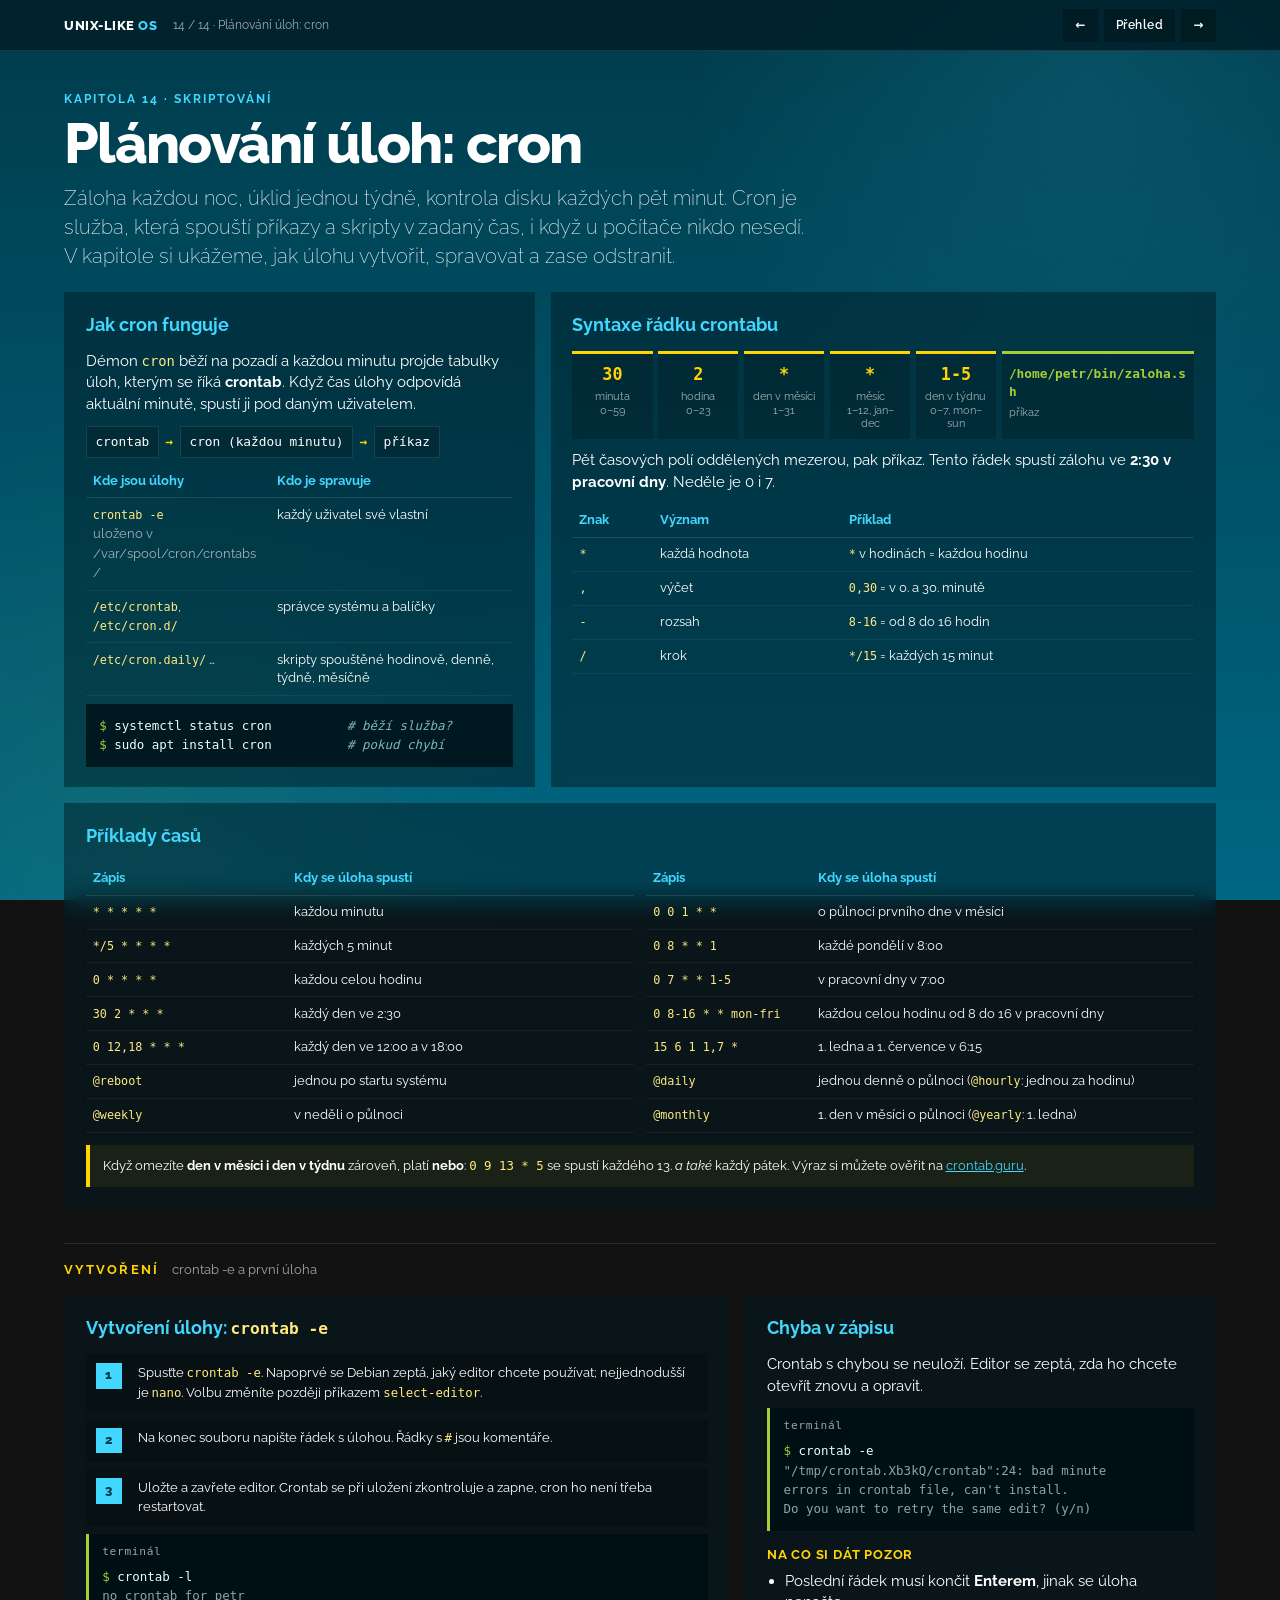
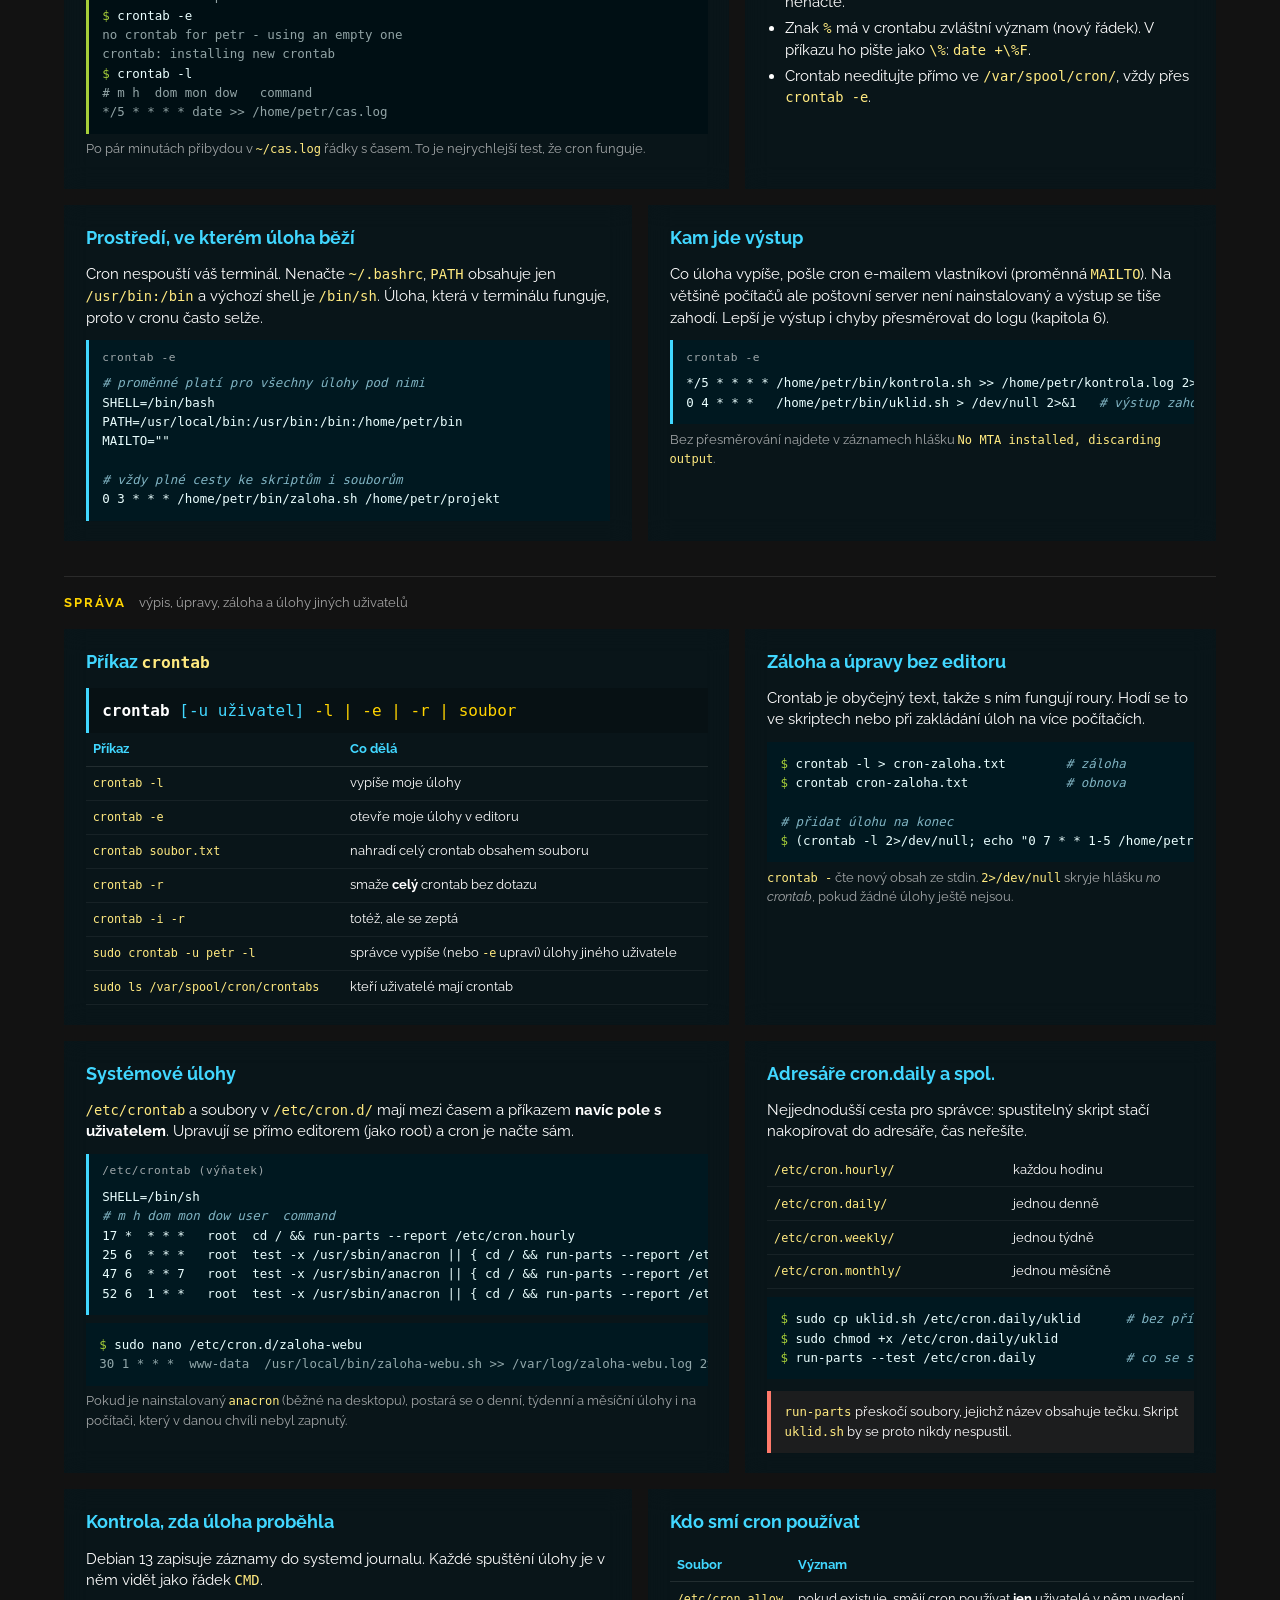
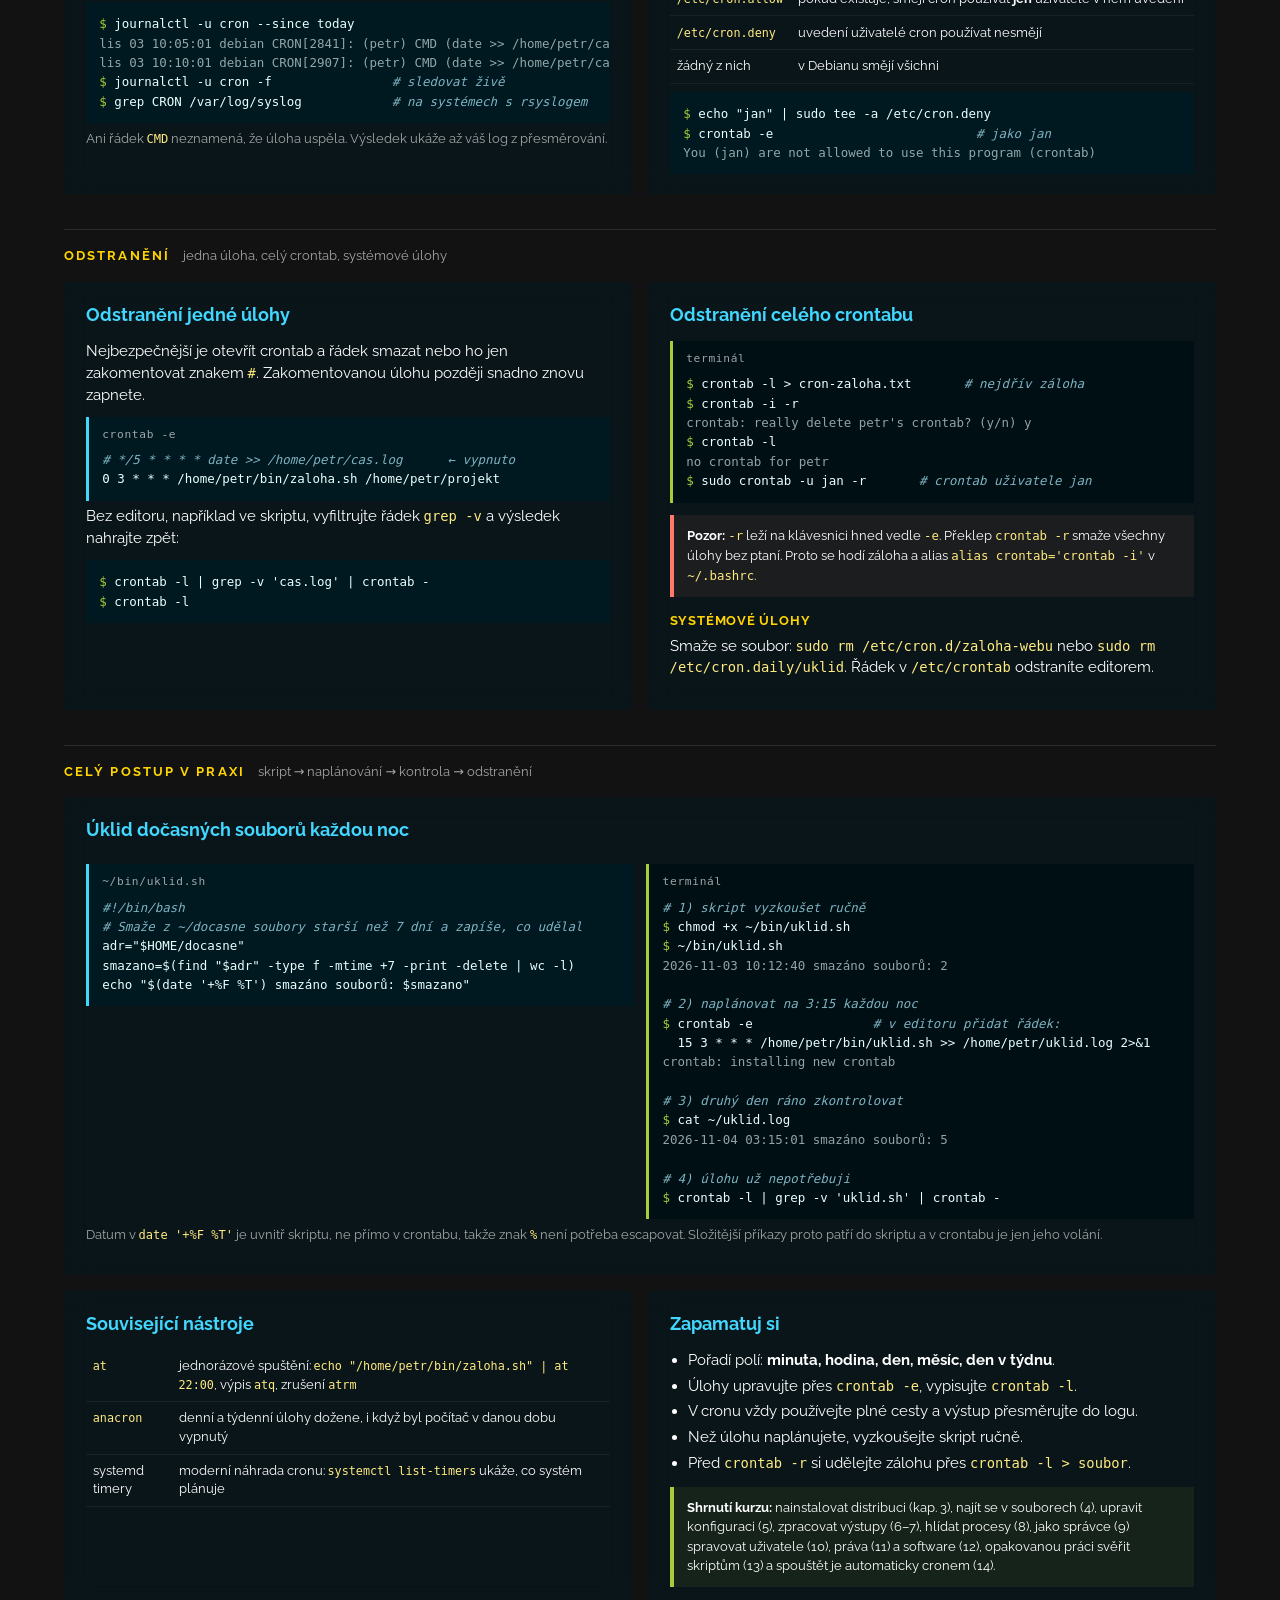
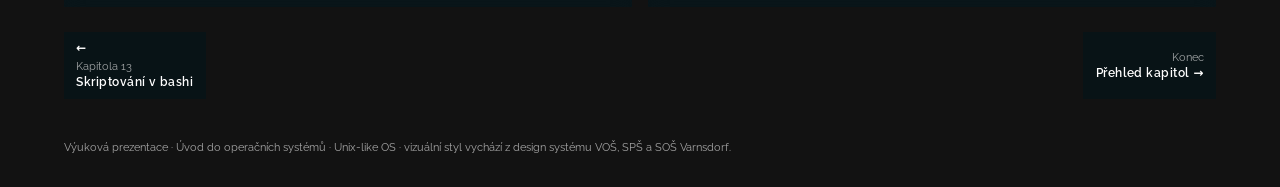
<file: kapitoly/14-cron.html>
<!doctype html>
<html lang="cs">
<head>
<meta charset="utf-8">
<meta name="viewport" content="width=device-width,initial-scale=1,viewport-fit=cover">
<title>Plánování úloh: cron · Unix-like operační systémy</title>
<link rel="preconnect" href="https://fonts.googleapis.com">
<link rel="preconnect" href="https://fonts.gstatic.com" crossorigin>
<link href="https://fonts.googleapis.com/css2?family=Raleway:wght@200;400;600;700;800&display=swap" rel="stylesheet">
<link rel="stylesheet" href="../css/style.css">
</head>
<body data-chapter="14">

<div class="bar"><div class="bar-in">
  <a class="brand" href="../index.html">Unix-like <span>OS</span></a>
  <div class="bar-ch" id="barTitle">14 · Plánování úloh: cron</div>
  <div class="bar-nav">
    <a class="btn" id="barPrev" href="../index.html" aria-label="Předchozí kapitola">←</a>
    <a class="btn" href="../index.html">Přehled</a>
    <a class="btn" id="barNext" href="../index.html" aria-label="Další kapitola">→</a>
  </div>
</div></div>

<main class="wrap chapter">
<header class="ch-head">
  <div class="kicker">Kapitola 14 · Skriptování</div>
  <h1>Plánování úloh: cron</h1>
  <p class="lead">Záloha každou noc, úklid jednou týdně, kontrola disku každých pět minut. Cron je služba, která spouští příkazy a skripty v zadaný čas, i když u počítače nikdo nesedí. V kapitole si ukážeme, jak úlohu vytvořit, spravovat a zase odstranit.</p>
</header>
<div class="grid">
  <article class="card c5"><h2>Jak cron funguje</h2>
    <p>Démon <code>cron</code> běží na pozadí a každou minutu projde tabulky úloh, kterým se říká <b>crontab</b>. Když čas úlohy odpovídá aktuální minutě, spustí ji pod daným uživatelem.</p>
    <div class="flow"><span>crontab</span><i>→</i><span>cron (každou minutu)</span><i>→</i><span>příkaz</span></div>
    <div class="tbl"><table>
      <tr><th>Kde jsou úlohy</th><th>Kdo je spravuje</th></tr>
      <tr><td><code>crontab -e</code><br><span class="muted">uloženo v /var/spool/cron/crontabs/</span></td><td>každý uživatel své vlastní</td></tr>
      <tr><td><code>/etc/crontab</code>, <code>/etc/cron.d/</code></td><td>správce systému a balíčky</td></tr>
      <tr><td><code>/etc/cron.daily/</code> …</td><td>skripty spouštěné hodinově, denně, týdně, měsíčně</td></tr>
    </table></div>
<pre>$ systemctl status cron          <span class="cm"># běží služba?</span>
$ sudo apt install cron          <span class="cm"># pokud chybí</span></pre>
  </article>

  <article class="card c7"><h2>Syntaxe řádku crontabu</h2>
    <div class="cronf">
      <div><b>30</b><span>minuta<br>0–59</span></div>
      <div><b>2</b><span>hodina<br>0–23</span></div>
      <div><b>*</b><span>den v měsíci<br>1–31</span></div>
      <div><b>*</b><span>měsíc<br>1–12, jan–dec</span></div>
      <div><b>1-5</b><span>den v týdnu<br>0–7, mon–sun</span></div>
      <div class="cmd"><b>/home/petr/bin/zaloha.sh</b><span>příkaz</span></div>
    </div>
    <p>Pět časových polí oddělených mezerou, pak příkaz. Tento řádek spustí zálohu ve <b>2:30 v pracovní dny</b>. Neděle je 0 i 7.</p>
    <div class="tbl"><table>
      <tr><th>Znak</th><th>Význam</th><th>Příklad</th></tr>
      <tr><td><code>*</code></td><td>každá hodnota</td><td><code>*</code> v hodinách = každou hodinu</td></tr>
      <tr><td><code>,</code></td><td>výčet</td><td><code>0,30</code> = v 0. a 30. minutě</td></tr>
      <tr><td><code>-</code></td><td>rozsah</td><td><code>8-16</code> = od 8 do 16 hodin</td></tr>
      <tr><td><code>/</code></td><td>krok</td><td><code>*/15</code> = každých 15 minut</td></tr>
    </table></div>
  </article>

  <article class="card c12"><h2>Příklady časů</h2>
    <div class="split"><div class="tbl"><table>
      <tr><th>Zápis</th><th>Kdy se úloha spustí</th></tr>
      <tr><td><code style="white-space:nowrap">* * * * *</code></td><td>každou minutu</td></tr>
      <tr><td><code style="white-space:nowrap">*/5 * * * *</code></td><td>každých 5 minut</td></tr>
      <tr><td><code style="white-space:nowrap">0 * * * *</code></td><td>každou celou hodinu</td></tr>
      <tr><td><code style="white-space:nowrap">30 2 * * *</code></td><td>každý den ve 2:30</td></tr>
      <tr><td><code style="white-space:nowrap">0 12,18 * * *</code></td><td>každý den ve 12:00 a v 18:00</td></tr>
      <tr><td><code style="white-space:nowrap">@reboot</code></td><td>jednou po startu systému</td></tr>
      <tr><td><code style="white-space:nowrap">@weekly</code></td><td>v neděli o půlnoci</td></tr>
    </table></div><div class="tbl"><table>
      <tr><th>Zápis</th><th>Kdy se úloha spustí</th></tr>
      <tr><td><code style="white-space:nowrap">0 0 1 * *</code></td><td>o půlnoci prvního dne v měsíci</td></tr>
      <tr><td><code style="white-space:nowrap">0 8 * * 1</code></td><td>každé pondělí v 8:00</td></tr>
      <tr><td><code style="white-space:nowrap">0 7 * * 1-5</code></td><td>v pracovní dny v 7:00</td></tr>
      <tr><td><code style="white-space:nowrap">0 8-16 * * mon-fri</code></td><td>každou celou hodinu od 8 do 16 v pracovní dny</td></tr>
      <tr><td><code style="white-space:nowrap">15 6 1 1,7 *</code></td><td>1. ledna a 1. července v 6:15</td></tr>
      <tr><td><code style="white-space:nowrap">@daily</code></td><td>jednou denně o půlnoci (<code>@hourly</code>: jednou za hodinu)</td></tr>
      <tr><td><code style="white-space:nowrap">@monthly</code></td><td>1. den v měsíci o půlnoci (<code>@yearly</code>: 1. ledna)</td></tr>
    </table></div></div>
    <div class="callout">Když omezíte <b>den v měsíci i den v týdnu</b> zároveň, platí <b>nebo</b>: <code>0 9 13 * 5</code> se spustí každého 13. <i>a také</i> každý pátek. Výraz si můžete ověřit na <a href="https://crontab.guru" style="color:var(--cyan)">crontab.guru</a>.</div>
  </article>

  <div class="part-h sec"><h2>Vytvoření</h2><span>crontab -e a první úloha</span></div>
  <article class="card c7"><h2>Vytvoření úlohy: <code>crontab -e</code></h2>
    <ol class="steps">
      <li><span>Spusťte <code>crontab -e</code>. Napoprvé se Debian zeptá, jaký editor chcete používat; nejjednodušší je <code>nano</code>. Volbu změníte později příkazem <code>select-editor</code>.</span></li>
      <li><span>Na konec souboru napište řádek s úlohou. Řádky s <code>#</code> jsou komentáře.</span></li>
      <li><span>Uložte a zavřete editor. Crontab se při uložení zkontroluje a zapne, cron ho není třeba restartovat.</span></li>
    </ol>
<pre class="run">$ crontab -l
<span class="out">no crontab for petr</span>
$ crontab -e
<span class="out">no crontab for petr - using an empty one</span>
<span class="out">crontab: installing new crontab</span>
$ crontab -l
<span class="out"># m h  dom mon dow   command</span>
<span class="out">*/5 * * * * date &gt;&gt; /home/petr/cas.log</span></pre>
    <p class="muted">Po pár minutách přibydou v <code>~/cas.log</code> řádky s časem. To je nejrychlejší test, že cron funguje.</p>
  </article>
  <article class="card c5"><h2>Chyba v zápisu</h2>
    <p>Crontab s chybou se neuloží. Editor se zeptá, zda ho chcete otevřít znovu a opravit.</p>
<pre class="run">$ crontab -e
<span class="out">"/tmp/crontab.Xb3kQ/crontab":24: bad minute</span>
<span class="out">errors in crontab file, can't install.</span>
<span class="out">Do you want to retry the same edit? (y/n)</span></pre>
    <h3>Na co si dát pozor</h3>
    <ul>
      <li>Poslední řádek musí končit <b>Enterem</b>, jinak se úloha nenačte.</li>
      <li>Znak <code>%</code> má v crontabu zvláštní význam (nový řádek). V příkazu ho pište jako <code>\%</code>: <code>date +\%F</code>.</li>
      <li>Crontab needitujte přímo ve <code>/var/spool/cron/</code>, vždy přes <code>crontab -e</code>.</li>
    </ul>
  </article>

  <article class="card c6"><h2>Prostředí, ve kterém úloha běží</h2>
    <p>Cron nespouští váš terminál. Nenačte <code>~/.bashrc</code>, <code>PATH</code> obsahuje jen <code>/usr/bin:/bin</code> a výchozí shell je <code>/bin/sh</code>. Úloha, která v terminálu funguje, proto v cronu často selže.</p>
<pre class="script" data-file="crontab -e"># proměnné platí pro všechny úlohy pod nimi
SHELL=/bin/bash
PATH=/usr/local/bin:/usr/bin:/bin:/home/petr/bin
MAILTO=""

<span class="cm"># vždy plné cesty ke skriptům i souborům</span>
0 3 * * * /home/petr/bin/zaloha.sh /home/petr/projekt</pre>
  </article>
  <article class="card c6"><h2>Kam jde výstup</h2>
    <p>Co úloha vypíše, pošle cron e-mailem vlastníkovi (proměnná <code>MAILTO</code>). Na většině počítačů ale poštovní server není nainstalovaný a výstup se tiše zahodí. Lepší je výstup i chyby přesměrovat do logu (kapitola 6).</p>
<pre class="script" data-file="crontab -e">*/5 * * * * /home/petr/bin/kontrola.sh &gt;&gt; /home/petr/kontrola.log 2&gt;&amp;1
0 4 * * *   /home/petr/bin/uklid.sh &gt; /dev/null 2&gt;&amp;1   <span class="cm"># výstup zahodit</span></pre>
    <p class="muted">Bez přesměrování najdete v záznamech hlášku <code>No MTA installed, discarding output</code>.</p>
  </article>

  <div class="part-h sec"><h2>Správa</h2><span>výpis, úpravy, záloha a úlohy jiných uživatelů</span></div>
  <article class="card c7"><h2>Příkaz <code>crontab</code></h2>
    <div class="syntax"><b>crontab</b> <i>[-u uživatel]</i> <em>-l | -e | -r | soubor</em></div>
    <div class="tbl"><table>
      <tr><th>Příkaz</th><th>Co dělá</th></tr>
      <tr><td><code>crontab -l</code></td><td>vypíše moje úlohy</td></tr>
      <tr><td><code>crontab -e</code></td><td>otevře moje úlohy v editoru</td></tr>
      <tr><td><code>crontab soubor.txt</code></td><td>nahradí celý crontab obsahem souboru</td></tr>
      <tr><td><code>crontab -r</code></td><td>smaže <b>celý</b> crontab bez dotazu</td></tr>
      <tr><td><code>crontab -i -r</code></td><td>totéž, ale se zeptá</td></tr>
      <tr><td><code>sudo crontab -u petr -l</code></td><td>správce vypíše (nebo <code>-e</code> upraví) úlohy jiného uživatele</td></tr>
      <tr><td><code>sudo ls /var/spool/cron/crontabs</code></td><td>kteří uživatelé mají crontab</td></tr>
    </table></div>
  </article>
  <article class="card c5"><h2>Záloha a úpravy bez editoru</h2>
    <p>Crontab je obyčejný text, takže s ním fungují roury. Hodí se to ve skriptech nebo při zakládání úloh na více počítačích.</p>
<pre>$ crontab -l &gt; cron-zaloha.txt        <span class="cm"># záloha</span>
$ crontab cron-zaloha.txt             <span class="cm"># obnova</span>

<span class="cm"># přidat úlohu na konec</span>
$ (crontab -l 2&gt;/dev/null; echo "0 7 * * 1-5 /home/petr/bin/ranni.sh") | crontab -</pre>
    <p class="muted"><code>crontab -</code> čte nový obsah ze stdin. <code>2&gt;/dev/null</code> skryje hlášku <i>no crontab</i>, pokud žádné úlohy ještě nejsou.</p>
  </article>

  <article class="card c7"><h2>Systémové úlohy</h2>
    <p><code>/etc/crontab</code> a soubory v <code>/etc/cron.d/</code> mají mezi časem a příkazem <b>navíc pole s uživatelem</b>. Upravují se přímo editorem (jako root) a cron je načte sám.</p>
<pre class="script" data-file="/etc/crontab (výňatek)">SHELL=/bin/sh
<span class="cm"># m h dom mon dow user  command</span>
17 *  * * *   root  cd / &amp;&amp; run-parts --report /etc/cron.hourly
25 6  * * *   root  test -x /usr/sbin/anacron || { cd / &amp;&amp; run-parts --report /etc/cron.daily; }
47 6  * * 7   root  test -x /usr/sbin/anacron || { cd / &amp;&amp; run-parts --report /etc/cron.weekly; }
52 6  1 * *   root  test -x /usr/sbin/anacron || { cd / &amp;&amp; run-parts --report /etc/cron.monthly; }</pre>
<pre>$ sudo nano /etc/cron.d/zaloha-webu
<span class="out">30 1 * * *  www-data  /usr/local/bin/zaloha-webu.sh &gt;&gt; /var/log/zaloha-webu.log 2&gt;&amp;1</span></pre>
    <p class="muted">Pokud je nainstalovaný <code>anacron</code> (běžné na desktopu), postará se o denní, týdenní a měsíční úlohy i na počítači, který v danou chvíli nebyl zapnutý.</p>
  </article>
  <article class="card c5"><h2>Adresáře cron.daily a spol.</h2>
    <p>Nejjednodušší cesta pro správce: spustitelný skript stačí nakopírovat do adresáře, čas neřešíte.</p>
    <div class="tbl"><table>
      <tr><td><code>/etc/cron.hourly/</code></td><td>každou hodinu</td></tr>
      <tr><td><code>/etc/cron.daily/</code></td><td>jednou denně</td></tr>
      <tr><td><code>/etc/cron.weekly/</code></td><td>jednou týdně</td></tr>
      <tr><td><code>/etc/cron.monthly/</code></td><td>jednou měsíčně</td></tr>
    </table></div>
<pre>$ sudo cp uklid.sh /etc/cron.daily/uklid      <span class="cm"># bez přípony!</span>
$ sudo chmod +x /etc/cron.daily/uklid
$ run-parts --test /etc/cron.daily            <span class="cm"># co se spustí</span></pre>
    <div class="callout warn"><code>run-parts</code> přeskočí soubory, jejichž název obsahuje tečku. Skript <code>uklid.sh</code> by se proto nikdy nespustil.</div>
  </article>

  <article class="card c6"><h2>Kontrola, zda úloha proběhla</h2>
    <p>Debian 13 zapisuje záznamy do systemd journalu. Každé spuštění úlohy je v něm vidět jako řádek <code>CMD</code>.</p>
<pre>$ journalctl -u cron --since today
<span class="out">lis 03 10:05:01 debian CRON[2841]: (petr) CMD (date &gt;&gt; /home/petr/cas.log)</span>
<span class="out">lis 03 10:10:01 debian CRON[2907]: (petr) CMD (date &gt;&gt; /home/petr/cas.log)</span>
$ journalctl -u cron -f                <span class="cm"># sledovat živě</span>
$ grep CRON /var/log/syslog            <span class="cm"># na systémech s rsyslogem</span></pre>
    <p class="muted">Ani řádek <code>CMD</code> neznamená, že úloha uspěla. Výsledek ukáže až váš log z přesměrování.</p>
  </article>
  <article class="card c6"><h2>Kdo smí cron používat</h2>
    <div class="tbl"><table>
      <tr><th>Soubor</th><th>Význam</th></tr>
      <tr><td><code>/etc/cron.allow</code></td><td>pokud existuje, smějí cron používat <b>jen</b> uživatelé v něm uvedení</td></tr>
      <tr><td><code>/etc/cron.deny</code></td><td>uvedení uživatelé cron používat nesmějí</td></tr>
      <tr><td>žádný z nich</td><td>v Debianu smějí všichni</td></tr>
    </table></div>
<pre>$ echo "jan" | sudo tee -a /etc/cron.deny
$ crontab -e                           <span class="cm"># jako jan</span>
<span class="out">You (jan) are not allowed to use this program (crontab)</span></pre>
  </article>

  <div class="part-h sec"><h2>Odstranění</h2><span>jedna úloha, celý crontab, systémové úlohy</span></div>
  <article class="card c6"><h2>Odstranění jedné úlohy</h2>
    <p>Nejbezpečnější je otevřít crontab a řádek smazat nebo ho jen zakomentovat znakem <code>#</code>. Zakomentovanou úlohu později snadno znovu zapnete.</p>
<pre class="script" data-file="crontab -e"><span class="cm"># */5 * * * * date &gt;&gt; /home/petr/cas.log      ← vypnuto</span>
0 3 * * * /home/petr/bin/zaloha.sh /home/petr/projekt</pre>
    <p>Bez editoru, například ve skriptu, vyfiltrujte řádek <code>grep -v</code> a výsledek nahrajte zpět:</p>
<pre>$ crontab -l | grep -v 'cas.log' | crontab -
$ crontab -l</pre>
  </article>
  <article class="card c6"><h2>Odstranění celého crontabu</h2>
<pre class="run">$ crontab -l &gt; cron-zaloha.txt       <span class="cm"># nejdřív záloha</span>
$ crontab -i -r
<span class="out">crontab: really delete petr's crontab? (y/n) y</span>
$ crontab -l
<span class="out">no crontab for petr</span>
$ sudo crontab -u jan -r       <span class="cm"># crontab uživatele jan</span></pre>
    <div class="callout warn"><b>Pozor:</b> <code>-r</code> leží na klávesnici hned vedle <code>-e</code>. Překlep <code>crontab -r</code> smaže všechny úlohy bez ptaní. Proto se hodí záloha a alias <code>alias crontab='crontab -i'</code> v <code>~/.bashrc</code>.</div>
    <h3>Systémové úlohy</h3>
    <p>Smaže se soubor: <code>sudo rm /etc/cron.d/zaloha-webu</code> nebo <code>sudo rm /etc/cron.daily/uklid</code>. Řádek v <code>/etc/crontab</code> odstraníte editorem.</p>
  </article>

  <div class="part-h sec"><h2>Celý postup v praxi</h2><span>skript → naplánování → kontrola → odstranění</span></div>
  <article class="card c12"><h2>Úklid dočasných souborů každou noc</h2>
    <div class="split">
<pre class="script" data-file="~/bin/uklid.sh">#!/bin/bash
<span class="cm"># Smaže z ~/docasne soubory starší než 7 dní a zapíše, co udělal</span>
adr="$HOME/docasne"
smazano=$(find "$adr" -type f -mtime +7 -print -delete | wc -l)
echo "$(date '+%F %T') smazáno souborů: $smazano"</pre>
<pre class="run"><span class="cm"># 1) skript vyzkoušet ručně</span>
$ chmod +x ~/bin/uklid.sh
$ ~/bin/uklid.sh
<span class="out">2026-11-03 10:12:40 smazáno souborů: 2</span>

<span class="cm"># 2) naplánovat na 3:15 každou noc</span>
$ crontab -e                <span class="cm"># v editoru přidat řádek:</span>
  15 3 * * * /home/petr/bin/uklid.sh &gt;&gt; /home/petr/uklid.log 2&gt;&amp;1
<span class="out">crontab: installing new crontab</span>

<span class="cm"># 3) druhý den ráno zkontrolovat</span>
$ cat ~/uklid.log
<span class="out">2026-11-04 03:15:01 smazáno souborů: 5</span>

<span class="cm"># 4) úlohu už nepotřebuji</span>
$ crontab -l | grep -v 'uklid.sh' | crontab -</pre>
    </div>
    <p class="muted">Datum v <code>date '+%F %T'</code> je uvnitř skriptu, ne přímo v crontabu, takže znak <code>%</code> není potřeba escapovat. Složitější příkazy proto patří do skriptu a v crontabu je jen jeho volání.</p>
  </article>

  <article class="card c6"><h2>Související nástroje</h2>
    <div class="tbl"><table>
      <tr><td><code>at</code></td><td>jednorázové spuštění: <code>echo "/home/petr/bin/zaloha.sh" | at 22:00</code>, výpis <code>atq</code>, zrušení <code>atrm</code></td></tr>
      <tr><td><code>anacron</code></td><td>denní a týdenní úlohy dožene, i když byl počítač v danou dobu vypnutý</td></tr>
      <tr><td>systemd timery</td><td>moderní náhrada cronu: <code>systemctl list-timers</code> ukáže, co systém plánuje</td></tr>
    </table></div>
  </article>
  <article class="card c6"><h2>Zapamatuj si</h2>
    <ul>
      <li>Pořadí polí: <b>minuta, hodina, den, měsíc, den v týdnu</b>.</li>
      <li>Úlohy upravujte přes <code>crontab -e</code>, vypisujte <code>crontab -l</code>.</li>
      <li>V cronu vždy používejte plné cesty a výstup přesměrujte do logu.</li>
      <li>Než úlohu naplánujete, vyzkoušejte skript ručně.</li>
      <li>Před <code>crontab -r</code> si udělejte zálohu přes <code>crontab -l &gt; soubor</code>.</li>
    </ul>
    <div class="callout ok"><b>Shrnutí kurzu:</b> nainstalovat distribuci (kap. 3), najít se v souborech (4), upravit konfiguraci (5), zpracovat výstupy (6–7), hlídat procesy (8), jako správce (9) spravovat uživatele (10), práva (11) a software (12), opakovanou práci svěřit skriptům (13) a spouštět je automaticky cronem (14).</div>
  </article>
</div>
</main>


<div class="wrap"><nav class="pager" id="pager"></nav></div>
<footer>Výuková prezentace · Úvod do operačních systémů · Unix-like OS · vizuální styl vychází z design systému VOŠ, SPŠ a SOŠ Varnsdorf.</footer>

<script src="../js/app.js"></script>
</body>
</html>
</file>
<file: css/style.css>
/* Unix-like operační systémy — společné styly pro přehled (index.html) i kapitoly (kapitoly/*.html).
   Layout: mřížka 12 sloupců s průsvitnými panely.
   Design: vizuální systém VOŠ, SPŠ a SOŠ Varnsdorf — jeden tmavý svět (záměrně bez světlého režimu). */
:root{
  color-scheme:dark;
  --bg1:#003b4b;--bg2:#006783;--panel:rgba(0,27,34,.48);--panel-2:rgba(0,0,0,.2);
  --cyan:#41d7ff;--blue:#00c0f3;--yellow:#ffd400;--green:#a6ce39;--red:#ff7a6b;
  --muted:rgba(255,255,255,.62);--white:#fff;--line:rgba(255,255,255,.1);
  --code-bg:#001820;--code-fg:#eaffff;--code-hl:#ffea80;
  --font:Raleway,"Segoe UI",system-ui,sans-serif;
  --mono:Consolas,"Cascadia Mono","DejaVu Sans Mono",Menlo,monospace;
}
*{box-sizing:border-box;min-width:0}
html{scroll-behavior:smooth;overflow-x:hidden}
body{margin:0;font-family:var(--font);color:var(--white);background:var(--bg1);
  background:linear-gradient(180deg,var(--bg1),var(--bg2)) fixed;line-height:1.45;font-size:15px;overflow-x:hidden}
body:before{content:"";position:fixed;inset:0;pointer-events:none;z-index:0;
  background:radial-gradient(circle at 85% 10%,rgba(65,215,255,.12),transparent 30%),
  radial-gradient(circle at 10% 90%,rgba(166,206,57,.08),transparent 30%)}
@media (prefers-reduced-motion:reduce){html{scroll-behavior:auto}*{transition:none!important;animation:none!important}}

/* horní lišta */
.bar{position:sticky;top:env(safe-area-inset-top,0px);z-index:5;background:rgba(0,30,38,.82);backdrop-filter:blur(10px);
  border-bottom:1px solid var(--line)}
.bar-in{max-width:1450px;margin:auto;padding:.55rem 5vw;display:flex;align-items:center;gap:1rem;flex-wrap:wrap}
.brand{color:#fff;text-decoration:none;font-weight:800;letter-spacing:.04em;font-size:.82rem;text-transform:uppercase}
.brand span{color:var(--cyan)}
.bar-ch{color:var(--muted);font-size:.78rem;flex:1;white-space:nowrap;overflow:hidden;text-overflow:ellipsis}
.bar-nav{display:flex;gap:.35rem}
.btn{display:inline-flex;align-items:center;gap:.35rem;color:#fff;text-decoration:none;background:rgba(0,20,26,.55);
  padding:.42rem .7rem;font-size:.75rem;font-weight:600;letter-spacing:.04em;border:1px solid transparent;cursor:pointer;font-family:inherit}
.btn:hover{background:rgba(65,215,255,.15);color:var(--cyan)}
.btn:focus-visible,a:focus-visible{outline:2px solid var(--yellow);outline-offset:2px}
.btn[aria-disabled="true"]{opacity:.35;pointer-events:none}

/* společné */
.wrap{position:relative;z-index:1;max-width:1450px;margin:auto;padding-inline:5vw}
header.hero{padding-block:3rem 1.5rem}
.kicker{color:var(--cyan);font-size:.78rem;font-weight:700;letter-spacing:.16em;text-transform:uppercase}
h1{font-size:clamp(2.2rem,5vw,4.5rem);line-height:1.05;margin:.35rem 0 .7rem;letter-spacing:-.03em;text-wrap:balance;font-weight:800}
.lead{font-size:clamp(1rem,1.6vw,1.25rem);font-weight:200;max-width:62ch;color:rgba(255,255,255,.9);margin:0}
.grid{display:grid;grid-template-columns:repeat(12,1fr);gap:1rem;margin-bottom:1rem}
.card{background:var(--panel);backdrop-filter:blur(12px);padding:1.25rem 1.35rem}
.c3{grid-column:span 3}.c4{grid-column:span 4}.c5{grid-column:span 5}.c6{grid-column:span 6}.c7{grid-column:span 7}.c8{grid-column:span 8}.c12{grid-column:span 12}
h2{font-size:1.1rem;margin:0 0 .85rem;color:var(--cyan);text-wrap:balance}
h3{font-size:.82rem;margin:.9rem 0 .35rem;color:var(--yellow);letter-spacing:.06em;text-transform:uppercase}
h3:first-child{margin-top:0}
p{margin:.35rem 0 .65rem;overflow-wrap:anywhere}
.muted{color:var(--muted);font-size:.82rem}
ul,ol{margin:.4rem 0 0;padding-left:1.15rem} li{margin:.25rem 0}
.tag{display:inline-block;padding:.18rem .45rem;margin:.12rem;background:rgba(65,215,255,.1);color:var(--cyan);font-size:.72rem;font-family:var(--mono)}
.tag.g{background:rgba(166,206,57,.12);color:var(--green)}
.tag.y{background:rgba(255,212,0,.1);color:var(--yellow)}
pre{margin:.5rem 0 0;padding:.75rem .85rem;background:var(--code-bg);color:var(--code-fg);overflow:auto;font:.78rem/1.55 var(--mono);tab-size:4}
pre .pr{color:var(--green);user-select:none}
pre .cm{color:#7fb3c2;font-style:italic}
pre .out{color:rgba(234,255,255,.62)}
code{font-family:var(--mono);color:var(--code-hl);font-size:.92em}
.tbl{overflow-x:auto}
table{width:100%;border-collapse:collapse;font-size:.8rem}
th{text-align:left;color:var(--cyan);padding:.45rem;border-bottom:1px solid var(--line);font-weight:700}
td{padding:.45rem;border-bottom:1px solid rgba(255,255,255,.06);vertical-align:top;overflow-wrap:anywhere}
.perms{font-family:var(--mono);font-size:1rem;color:var(--yellow)}
.callout{border-left:4px solid var(--yellow);background:rgba(255,212,0,.07);padding:.7rem .85rem;font-size:.84rem;margin-top:.75rem}
.callout.warn{border-color:var(--red);background:rgba(255,122,107,.08)}
.callout.ok{border-color:var(--green);background:rgba(166,206,57,.08)}
.syntax{font-family:var(--mono);font-size:1rem;background:var(--panel-2);padding:.7rem .85rem;border-left:3px solid var(--cyan);overflow-x:auto;white-space:nowrap}
.syntax b{color:#fff}.syntax i{color:var(--cyan);font-style:normal}.syntax em{color:var(--yellow);font-style:normal}
.arch{display:grid;gap:.35rem}.layer{padding:.55rem .75rem;background:var(--panel-2);border-left:3px solid var(--cyan)}
.layer:nth-child(2){border-color:var(--blue)}.layer:nth-child(3){border-color:var(--green)}.layer:nth-child(4){border-color:var(--yellow)}.layer:nth-child(5){border-color:var(--muted)}
.layer b{display:block;font-size:.82rem}.layer span{font-size:.74rem;color:var(--muted)}
.timeline{display:grid;grid-template-columns:repeat(2,1fr);gap:.5rem}.time{background:var(--panel-2);padding:.65rem}.time b{color:var(--yellow);font-size:.78rem}.time div{font-size:.78rem;margin-top:.25rem}
.steps{list-style:none;padding:0;margin:0;display:grid;gap:.45rem;counter-reset:s}
.steps li{counter-increment:s;display:grid;grid-template-columns:2rem 1fr;gap:.6rem;align-items:start;margin:0;background:var(--panel-2);padding:.55rem .65rem;font-size:.84rem}
.steps li:before{content:counter(s);font-weight:800;color:var(--bg1);background:var(--cyan);width:1.6rem;height:1.6rem;display:grid;place-items:center;font-size:.8rem}
.kbd{font-family:var(--mono);font-size:.78rem;background:rgba(255,255,255,.1);border-bottom:2px solid rgba(255,255,255,.25);padding:.05rem .35rem;color:#fff;white-space:nowrap}
.modes{display:grid;grid-template-columns:repeat(2,1fr);gap:.5rem}
.mode{background:var(--panel-2);padding:.65rem;border-top:3px solid var(--cyan)}
.mode:nth-child(2){border-color:var(--green)}.mode:nth-child(3){border-color:var(--yellow)}.mode:nth-child(4){border-color:var(--blue)}
.mode b{display:block;font-size:.85rem}.mode span{font-size:.76rem;color:var(--muted)}
.flow{display:flex;flex-wrap:wrap;align-items:center;gap:.4rem;font-family:var(--mono);font-size:.8rem;margin:.4rem 0}
.flow span{background:var(--panel-2);padding:.35rem .55rem;border:1px solid var(--line)}
.flow i{color:var(--yellow);font-style:normal;font-weight:700}

/* dashboard */
.dash-meta{display:flex;flex-wrap:wrap;gap:1.5rem;margin-top:1.4rem;font-size:.8rem;color:var(--muted)}
.dash-meta b{display:block;color:#fff;font-size:1.5rem;font-weight:800;line-height:1.1;font-variant-numeric:tabular-nums}
.part{margin-top:1.6rem}
.part-h{display:flex;align-items:baseline;gap:.8rem;margin:0 0 .7rem;flex-wrap:wrap}
.part-h h2{margin:0;font-size:.82rem;letter-spacing:.16em;text-transform:uppercase;color:var(--yellow)}
.part-h span{color:var(--muted);font-size:.8rem}
.tiles{display:grid;grid-template-columns:repeat(auto-fill,minmax(250px,1fr));gap:1rem}
.tile{display:flex;flex-direction:column;gap:.45rem;text-decoration:none;color:#fff;background:var(--panel);backdrop-filter:blur(12px);
  padding:1.1rem 1.2rem 1rem;border-bottom:3px solid transparent;transition:background .15s,border-color .15s,transform .15s}
.tile:hover{background:rgba(0,27,34,.7);border-color:var(--cyan);transform:translateY(-2px)}
.tile .n{font-size:2.2rem;font-weight:200;color:var(--cyan);line-height:1;font-variant-numeric:tabular-nums}
.tile .t{font-weight:700;font-size:1rem;line-height:1.25;text-wrap:balance}
.tile .d{font-size:.8rem;color:var(--muted);flex:1}
.tile .k{display:flex;flex-wrap:wrap;gap:.25rem;margin-top:.2rem}
.tile .k span{font-family:var(--mono);font-size:.68rem;color:var(--code-hl);background:rgba(0,0,0,.25);padding:.12rem .38rem}
.p2 .tile .n{color:var(--green)} .p2 .tile:hover{border-color:var(--green)}
.p3 .tile .n{color:var(--yellow)} .p3 .tile:hover{border-color:var(--yellow)}
.hint{margin-top:1.4rem;font-size:.8rem;color:var(--muted)}

/* kapitola */
.ch-head{padding-block:2.4rem 1.3rem}
.ch-head h1{font-size:clamp(2rem,4.4vw,3.8rem)}
.pager{display:flex;justify-content:space-between;gap:.6rem;flex-wrap:wrap;padding-block:.6rem 2.5rem}
.pager a{max-width:48%}
.pager .next{margin-left:auto;text-align:right}
.pager small{display:block;color:var(--muted);font-weight:400;letter-spacing:0;font-size:.7rem}
footer{position:relative;z-index:1;max-width:1450px;margin:auto;padding:0 5vw 2rem;color:var(--muted);font-size:.7rem}

/* kapitola 13: skripty */
.grid > .sec{grid-column:span 12;margin:1.2rem 0 0;border-top:1px solid var(--line);padding-top:1rem}
.exn{display:inline-block;min-width:1.9rem;margin-right:.45rem;color:var(--yellow);font-weight:200;font-variant-numeric:tabular-nums}
pre.script{border-left:3px solid var(--cyan)}
pre.script[data-file]:before{content:attr(data-file);display:block;margin:-.2rem 0 .45rem;color:var(--muted);font-size:.7rem;letter-spacing:.06em}
pre.run{background:#000f14;border-left:3px solid var(--green)}
pre.run:before{content:"terminál";display:block;margin:-.2rem 0 .45rem;color:var(--muted);font-size:.7rem;letter-spacing:.06em}
.split{display:grid;grid-template-columns:1fr 1fr;gap:.75rem;align-items:start}
.split pre{margin-top:.5rem}
.cronf{display:grid;grid-template-columns:repeat(5,minmax(0,1fr)) minmax(0,2.4fr);gap:.35rem;margin:.2rem 0 .7rem}
.cronf div{background:var(--panel-2);border-top:3px solid var(--yellow);padding:.5rem .45rem;text-align:center}
.cronf div.cmd{border-color:var(--green);text-align:left}
.cronf b{display:block;font-family:var(--mono);font-size:1.05rem;color:var(--yellow);overflow-wrap:anywhere}
.cronf .cmd b{color:var(--green);font-size:.8rem;padding-top:.2rem}
.cronf span{display:block;font-size:.68rem;color:var(--muted);margin-top:.25rem;line-height:1.25}
@media(max-width:720px){.cronf{grid-template-columns:repeat(5,minmax(0,1fr))}.cronf div.cmd{grid-column:span 5}}
.p4 .tile .n{color:var(--blue)} .p4 .tile:hover{border-color:var(--blue)}
@media(max-width:950px){.split{grid-template-columns:1fr}}

@media(max-width:950px){
  .c3,.c4,.c5,.c6,.c7,.c8{grid-column:span 6}
}
@media(max-width:720px){
  .c3,.c4,.c5,.c6,.c7,.c8,.c12{grid-column:span 12}
  .modes,.timeline{grid-template-columns:1fr}
  .grid{gap:.75rem}.card{padding:1rem}
  .bar-ch{display:none}
  .pager a{max-width:100%;flex:1 1 100%}.pager .next{text-align:left}
}
@media print{.bar,.pager{display:none}}
</file>
